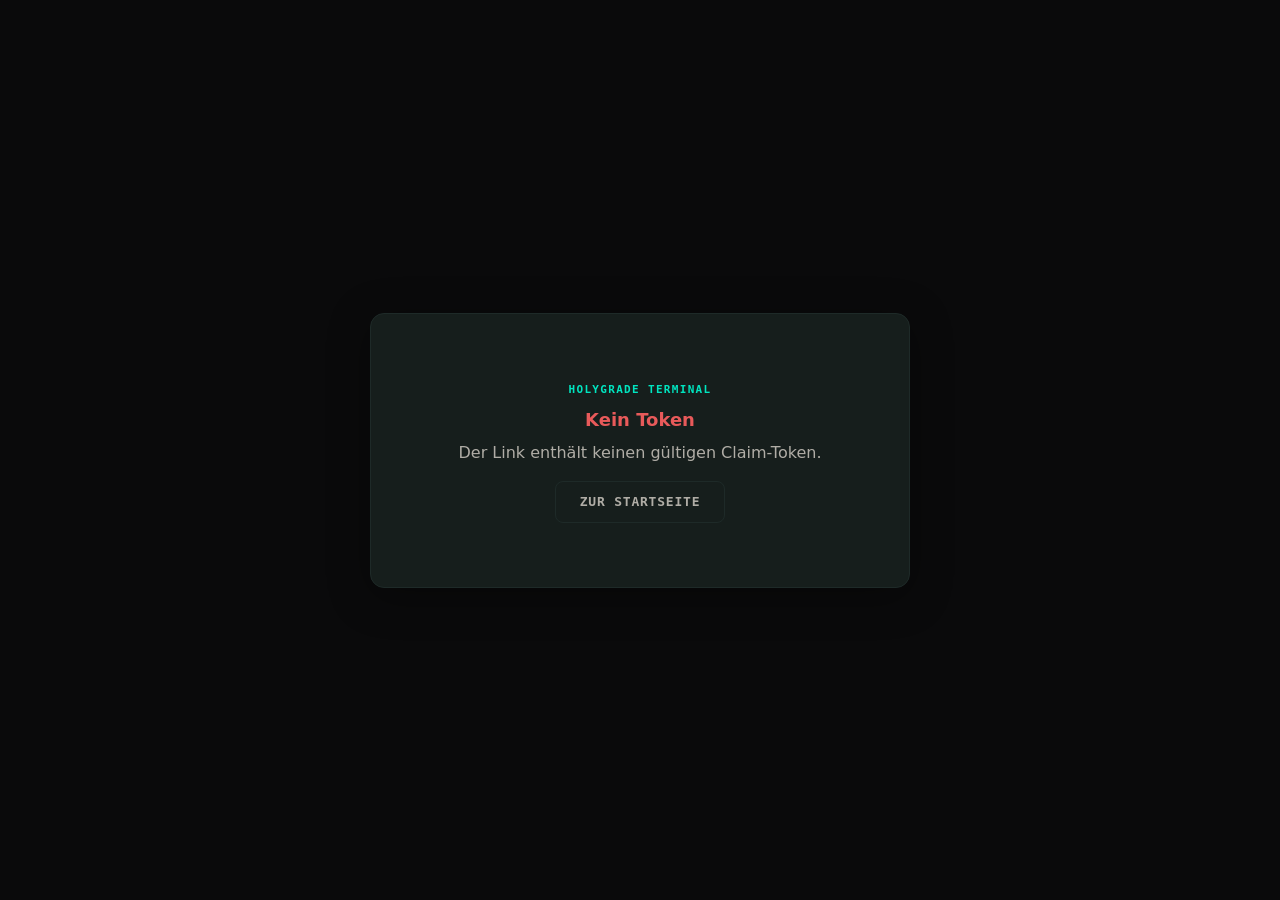
<file: static/claim.html>
<!DOCTYPE html>
<html lang="de">
<head>
  <meta charset="UTF-8" />
  <meta name="viewport" content="width=device-width, initial-scale=1.0" />
  <title>Holygrade — Dein Sealed-Portfolio aktivieren</title>
  <link rel="stylesheet" href="/static/style.css" />
  <style>
    body {
      background: var(--bg, #0f1413);
      color: var(--text, #e8e6e0);
      font-family: 'Inter', system-ui, -apple-system, Segoe UI, Roboto, sans-serif;
      margin: 0; padding: 0;
      min-height: 100vh;
      display: flex; flex-direction: column; align-items: center; justify-content: center;
    }
    .claim-card {
      max-width: 540px;
      width: 100%;
      margin: 24px;
      background: #161e1c;
      border: 1px solid #1e2a28;
      border-radius: 14px;
      padding: 28px 28px 24px 28px;
      box-shadow: 0 8px 40px rgba(0,0,0,0.35);
    }
    .claim-brand {
      font-family: 'JetBrains Mono', ui-monospace, monospace;
      font-size: 11px; font-weight: 700;
      color: #00e5c0;
      letter-spacing: 0.12em;
      text-transform: uppercase;
      margin-bottom: 8px;
    }
    .claim-hero h1 {
      font-size: 22px; font-weight: 600;
      margin: 0 0 6px 0;
      line-height: 1.25;
    }
    .claim-hero p {
      color: #b0ada6;
      margin: 0 0 20px 0;
      font-size: 14px;
    }
    .claim-product {
      display: flex; gap: 16px; align-items: center;
      padding: 14px;
      background: #0f1413;
      border: 1px solid #1e2a28;
      border-radius: 10px;
      margin: 20px 0;
    }
    .claim-product img {
      width: 80px; height: auto;
      border-radius: 4px;
      flex-shrink: 0;
    }
    .claim-product-info {
      flex: 1;
      min-width: 0;
    }
    .claim-product-name {
      font-weight: 600;
      font-size: 14px;
      margin-bottom: 4px;
      overflow: hidden;
      text-overflow: ellipsis;
    }
    .claim-product-meta {
      font-family: 'JetBrains Mono', monospace;
      font-size: 11px;
      color: #4a6660;
      letter-spacing: 0.04em;
    }
    .claim-stats {
      display: grid;
      grid-template-columns: 1fr 1fr;
      gap: 12px;
      margin: 16px 0;
    }
    .claim-stat {
      padding: 12px;
      background: #0f1413;
      border: 1px solid #1e2a28;
      border-radius: 8px;
    }
    .claim-stat-label {
      font-family: 'JetBrains Mono', monospace;
      font-size: 9px;
      color: #4a6660;
      text-transform: uppercase;
      letter-spacing: 0.08em;
      margin-bottom: 4px;
    }
    .claim-stat-value {
      font-family: 'JetBrains Mono', monospace;
      font-size: 18px; font-weight: 700;
      color: #e8e6e0;
    }
    .claim-stat-value--positive { color: #4ade80; }
    .claim-stat-value--negative { color: #e85a5a; }
    .claim-cta {
      display: block;
      width: 100%;
      padding: 14px;
      background: #00e5c0;
      color: #0a0a0b;
      border: none;
      border-radius: 8px;
      font-family: 'JetBrains Mono', monospace;
      font-weight: 700;
      font-size: 13px;
      text-transform: uppercase;
      letter-spacing: 0.06em;
      cursor: pointer;
      text-decoration: none;
      text-align: center;
      transition: background 120ms ease, transform 120ms ease;
    }
    .claim-cta:hover {
      background: #00b89a;
      transform: translateY(-1px);
    }
    .claim-cta--ghost {
      background: transparent;
      color: #b0ada6;
      border: 1px solid #1e2a28;
      margin-top: 10px;
    }
    .claim-cta--ghost:hover {
      background: #1e2a28;
      color: #e8e6e0;
      transform: none;
    }
    .claim-footer {
      margin-top: 22px;
      padding-top: 16px;
      border-top: 1px solid #1e2a28;
      font-size: 12px;
      color: #4a6660;
      text-align: center;
    }
    .claim-loading, .claim-error {
      text-align: center;
      padding: 40px 20px;
      color: #b0ada6;
    }
    .claim-error h2 {
      color: #e85a5a;
      font-size: 18px;
      margin: 0 0 8px 0;
    }
    @media (max-width: 480px) {
      .claim-card { padding: 20px; }
      .claim-stats { grid-template-columns: 1fr; }
      .claim-product { flex-direction: column; align-items: flex-start; }
      .claim-product img { width: 100%; max-width: 160px; }
    }
  </style>
</head>
<body>
  <div class="claim-card" id="claim-card">
    <div class="claim-loading" id="claim-loading">
      <div class="claim-brand">Holygrade Terminal</div>
      <p>Dein Holygrade-Kauf wird geladen…</p>
    </div>
  </div>

  <script>
    // Read ?t=TOKEN from query string
    const urlParams = new URLSearchParams(window.location.search);
    const token = urlParams.get('t') || urlParams.get('token');
    const card = document.getElementById('claim-card');

    function fmtEur(v) {
      if (v == null) return '–';
      try {
        return new Intl.NumberFormat('de-DE', {
          style: 'currency', currency: 'EUR',
          minimumFractionDigits: 2, maximumFractionDigits: 2
        }).format(v);
      } catch (_) {
        return Number(v).toFixed(2) + ' €';
      }
    }

    function escHtml(s) {
      if (s == null) return '';
      return String(s)
        .replace(/&/g, '&amp;').replace(/</g, '&lt;')
        .replace(/>/g, '&gt;').replace(/"/g, '&quot;').replace(/'/g, '&#39;');
    }

    function renderError(title, message) {
      card.innerHTML = `
        <div class="claim-error">
          <div class="claim-brand">Holygrade Terminal</div>
          <h2>${escHtml(title)}</h2>
          <p>${escHtml(message)}</p>
          <a class="claim-cta claim-cta--ghost" href="/" style="display:inline-block;margin-top:16px;width:auto;padding:10px 24px;">Zur Startseite</a>
        </div>`;
    }

    function getAuthToken() {
      try { return localStorage.getItem('token'); } catch (_) { return null; }
    }

    async function loadClaim() {
      if (!token) {
        renderError('Kein Token', 'Der Link enthält keinen gültigen Claim-Token.');
        return;
      }

      try {
        const resp = await fetch('/api/shopify/claim/' + encodeURIComponent(token));
        if (resp.status === 404) {
          renderError('Token nicht gefunden', 'Dieser Claim-Link ist abgelaufen oder ungültig. Wenn du gerade gekauft hast, prüfe bitte deine neueste Bestätigungsmail.');
          return;
        }
        if (!resp.ok) {
          renderError('Server-Fehler', 'Bitte versuch es in einem Moment nochmal. Code: ' + resp.status);
          return;
        }
        const data = await resp.json();
        renderClaim(data);
      } catch (err) {
        renderError('Verbindung fehlgeschlagen', 'Bitte prüfe deine Internet-Verbindung.');
      }
    }

    function renderClaim(data) {
      const first = (data.customer && data.customer.first_name) || 'Hi';
      const product = data.product || {};
      const market = data.market || {};
      const qty = product.quantity || 1;
      const paid = product.total_paid_eur;
      const cmTrend = market.cm_trend_eur;
      const cmCur = (cmTrend != null) ? cmTrend * qty : null;
      const pl = market.pl_eur;
      const plCls = (pl == null) ? '' : (pl >= 0 ? 'claim-stat-value--positive' : 'claim-stat-value--negative');
      const plPrefix = (pl != null && pl > 0) ? '+' : '';

      const isLoggedIn = !!getAuthToken();
      const claimedAlready = !!data.claimed && !!data.user_id;

      let ctaHtml = '';
      if (claimedAlready && isLoggedIn) {
        ctaHtml = `
          <a class="claim-cta" href="/?tab=portfolio">Im Portfolio ansehen →</a>
          <p style="font-size:11px;color:#4a6660;margin:8px 0 0 0;text-align:center;">Bereits in deinem Portfolio aktiv.</p>`;
      } else if (claimedAlready && !isLoggedIn) {
        ctaHtml = `
          <a class="claim-cta" href="/login.html?next=${encodeURIComponent('/claim.html?t=' + token)}">Einloggen → Portfolio</a>
          <p style="font-size:11px;color:#4a6660;margin:8px 0 0 0;text-align:center;">Dieser Kauf ist bereits an einen Account gebunden.</p>`;
      } else if (isLoggedIn) {
        ctaHtml = `
          <button class="claim-cta" id="claim-btn">Box meinem Portfolio hinzufügen →</button>
          <p style="font-size:11px;color:#4a6660;margin:8px 0 0 0;text-align:center;">Free-Sealed-Portfolio. Kein Abo, keine Kreditkarte.</p>`;
      } else {
        ctaHtml = `
          <a class="claim-cta" href="/login.html?next=${encodeURIComponent('/claim.html?t=' + token)}">Einloggen oder Account anlegen</a>
          <p style="font-size:11px;color:#4a6660;margin:8px 0 0 0;text-align:center;">Dein Portfolio bleibt kostenlos. Kein Abo, keine Kreditkarte.</p>`;
      }

      card.innerHTML = `
        <div class="claim-brand">Holygrade Terminal</div>
        <div class="claim-hero">
          <h1>Hi ${escHtml(first)}! Dein Sealed wartet im Terminal.</h1>
          <p>Du hast ${qty}× <strong>${escHtml(product.name || product.set_code || 'Sealed Box')}</strong> bei Holygrade gekauft. Verfolge den Marktwert ab heute kostenlos.</p>
        </div>

        <div class="claim-product">
          ${product.image_url ? `<img src="${escHtml(product.image_url)}" alt="${escHtml(product.name || '')}" />` : ''}
          <div class="claim-product-info">
            <div class="claim-product-name">${escHtml(product.name || product.set_code || '–')}</div>
            <div class="claim-product-meta">${escHtml(product.set_code || '')} · ${escHtml(product.language || '')} · ${escHtml((product.product_type || '').toUpperCase())}</div>
          </div>
        </div>

        <div class="claim-stats">
          <div class="claim-stat">
            <div class="claim-stat-label">Bezahlt (gesamt)</div>
            <div class="claim-stat-value">${escHtml(fmtEur(paid))}</div>
          </div>
          <div class="claim-stat">
            <div class="claim-stat-label">Marktpreis heute</div>
            <div class="claim-stat-value">${escHtml(fmtEur(cmCur))}</div>
          </div>
          <div class="claim-stat">
            <div class="claim-stat-label">P&L absolut</div>
            <div class="claim-stat-value ${plCls}">${pl != null ? plPrefix + escHtml(fmtEur(pl)) : '–'}</div>
          </div>
          <div class="claim-stat">
            <div class="claim-stat-label">Pro Box (Trend)</div>
            <div class="claim-stat-value">${escHtml(fmtEur(cmTrend))}</div>
          </div>
        </div>

        ${ctaHtml}

        <div class="claim-footer">
          Marktdaten. Updates täglich. <br/>
          Dein Free-Sealed-Portfolio bleibt kostenlos — kein Abo, keine Kreditkarte.
        </div>
      `;

      const btn = document.getElementById('claim-btn');
      if (btn) {
        btn.addEventListener('click', async () => {
          btn.disabled = true;
          btn.textContent = 'Wird gespeichert…';
          try {
            const resp = await fetch('/api/shopify/claim/' + encodeURIComponent(token), {
              method: 'POST',
              headers: {
                'Authorization': 'Bearer ' + getAuthToken(),
                'Content-Type': 'application/json',
              },
            });
            if (resp.ok) {
              const result = await resp.json();
              window.location.href = result.redirect || '/?tab=portfolio';
            } else {
              const errBody = await resp.json().catch(() => ({}));
              btn.disabled = false;
              btn.textContent = 'Erneut versuchen';
              alert((errBody.detail && errBody.detail.message) || 'Fehler beim Verknüpfen.');
            }
          } catch (e) {
            btn.disabled = false;
            btn.textContent = 'Erneut versuchen';
            alert('Netzwerk-Fehler. Bitte erneut versuchen.');
          }
        });
      }
    }

    loadClaim();
  </script>
</body>
</html>
</file>
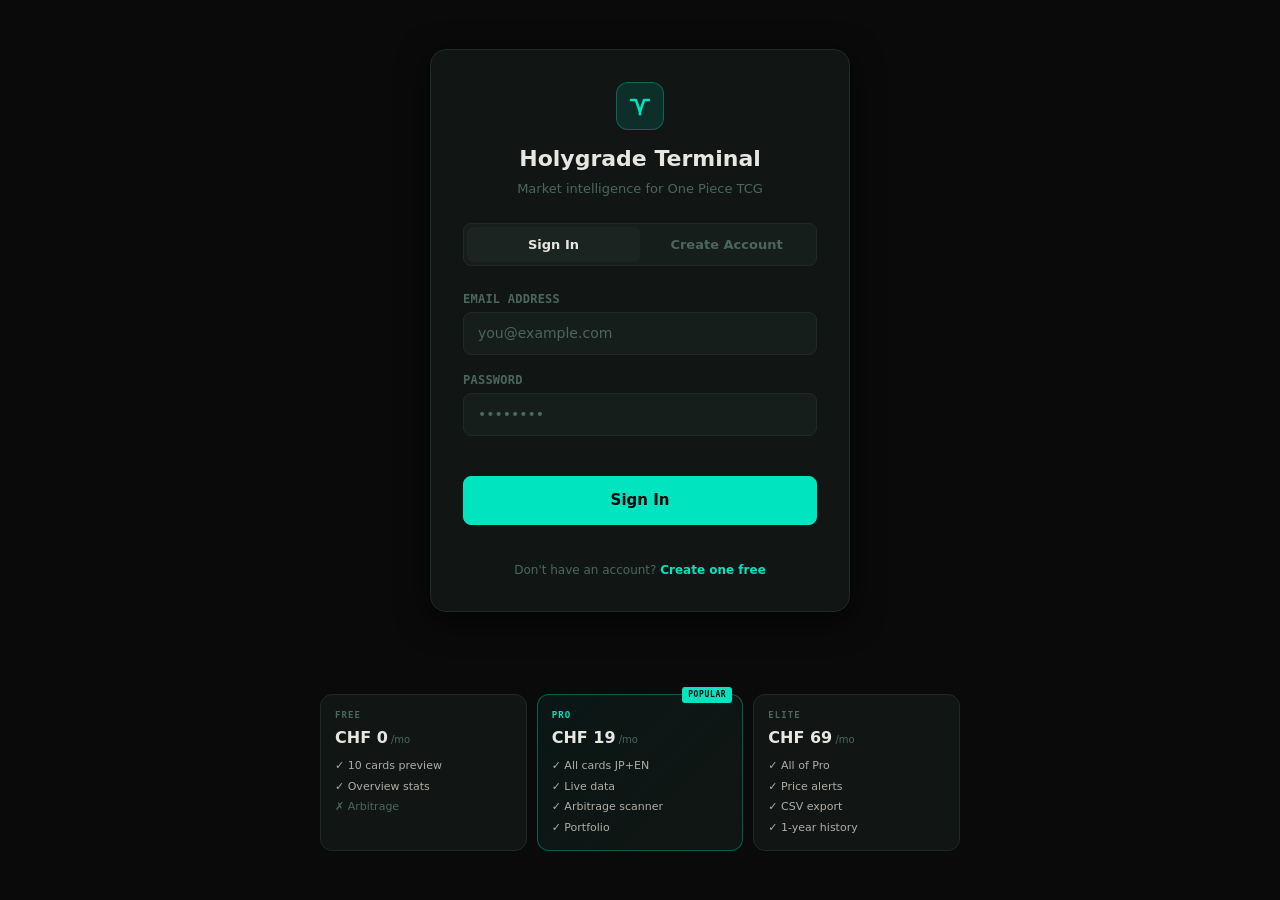
<file: static/login.html>
<!DOCTYPE html>
<html lang="en">
<head>
  <meta charset="UTF-8" />
  <meta name="viewport" content="width=device-width, initial-scale=1.0" />
  <title>Sign In — Holygrade Terminal</title>
  <link rel="stylesheet" href="style.css" />
  <link rel="icon" type="image/svg+xml" href="data:image/svg+xml,%3Csvg xmlns='http://www.w3.org/2000/svg' viewBox='0 0 32 32'%3E%3Crect width='32' height='32' rx='6' fill='%230a0a0b'/%3E%3Cpath d='M8 10h6l4 12 4-12h6' stroke='%2300e5c0' stroke-width='2.5' fill='none' stroke-linecap='round' stroke-linejoin='round'/%3E%3C/svg%3E" />
</head>
<body id="auth-page">
  <div class="auth-root">
    <div class="auth-card">

      <!-- Logo -->
      <div class="auth-logo">
        <div class="auth-logo-mark">
          <svg width="28" height="28" viewBox="0 0 28 28" fill="none" aria-label="Holygrade Terminal">
            <path d="M5 8h5l4 12 4-12h5" stroke="#00e5c0" stroke-width="2.5" stroke-linecap="round" stroke-linejoin="round"/>
            <circle cx="14" cy="22" r="1.5" fill="#00e5c0"/>
          </svg>
        </div>
        <h1 class="auth-title">Holygrade Terminal</h1>
        <p class="auth-sub">Market intelligence for One Piece TCG</p>
      </div>

      <!-- Tabs -->
      <div class="auth-tabs">
        <button class="auth-tab active" id="tab-login">Sign In</button>
        <button class="auth-tab" id="tab-register">Create Account</button>
      </div>

      <!-- Login Form -->
      <form class="auth-form" id="form-login" autocomplete="on" novalidate>
        <div class="form-group">
          <label class="form-label" for="login-email">Email address</label>
          <input
            class="form-input"
            type="email"
            id="login-email"
            name="email"
            placeholder="you@example.com"
            autocomplete="email"
            required
          />
        </div>

        <div class="form-group">
          <label class="form-label" for="login-password">Password</label>
          <input
            class="form-input"
            type="password"
            id="login-password"
            name="password"
            placeholder="••••••••"
            autocomplete="current-password"
            required
          />
        </div>

        <p class="form-error" id="login-error" aria-live="polite"></p>

        <button class="btn btn-primary btn-lg" type="submit" style="width:100%; margin-top: 4px;">
          Sign In
        </button>

        <p class="auth-footer">
          Don't have an account?
          <a class="auth-link" href="#" id="link-to-register">Create one free</a>
        </p>
      </form>

      <!-- Register Form -->
      <form class="auth-form hidden" id="form-register" autocomplete="on" novalidate>
        <div class="form-group">
          <label class="form-label" for="reg-email">Email address</label>
          <input
            class="form-input"
            type="email"
            id="reg-email"
            name="email"
            placeholder="you@example.com"
            autocomplete="email"
            required
          />
        </div>

        <div class="form-group">
          <label class="form-label" for="reg-password">Password</label>
          <input
            class="form-input"
            type="password"
            id="reg-password"
            name="password"
            placeholder="Min. 8 characters"
            autocomplete="new-password"
            required
          />
        </div>

        <div class="form-group">
          <label class="form-label" for="reg-confirm">Confirm password</label>
          <input
            class="form-input"
            type="password"
            id="reg-confirm"
            name="confirm"
            placeholder="Repeat password"
            autocomplete="new-password"
            required
          />
        </div>

        <p class="form-error" id="register-error" aria-live="polite"></p>

        <button class="btn btn-primary btn-lg" type="submit" style="width:100%; margin-top: 4px;">
          Create Account
        </button>

        <p class="auth-footer">
          Already have an account?
          <a class="auth-link" href="#" id="link-to-login">Sign in</a>
        </p>
      </form>

    </div>

    <!-- Tier comparison teaser -->
    <div style="margin-top: 32px; max-width: 640px; width: 100%;">
      <div style="display: grid; grid-template-columns: repeat(3, 1fr); gap: 10px;">
        <div style="background: var(--surface); border: 1px solid var(--border); border-radius: var(--r-lg); padding: 14px;">
          <div style="font-family: var(--font-mono); font-size: 9px; font-weight: 700; letter-spacing: 0.12em; text-transform: uppercase; color: var(--muted); margin-bottom: 4px;">Free</div>
          <div style="font-size: 16px; font-weight: 700; margin-bottom: 8px;">CHF 0<span style="font-size:10px;color:var(--muted);font-weight:400;"> /mo</span></div>
          <div style="font-size: 11px; color: var(--text-2); display: flex; flex-direction: column; gap: 4px;">
            <div>✓ 10 cards preview</div>
            <div>✓ Overview stats</div>
            <div style="color: var(--muted);">✗ Arbitrage</div>
          </div>
        </div>
        <div style="border: 1px solid rgba(0,229,192,0.35); border-radius: var(--r-lg); padding: 14px; background: linear-gradient(135deg, rgba(0,229,192,0.06), var(--surface)); position: relative;">
          <div style="position:absolute;top:-8px;right:10px;background:var(--accent);color:#0a0a0b;font-family:var(--font-mono);font-size:8px;font-weight:700;letter-spacing:0.08em;padding:2px 6px;border-radius:3px;">POPULAR</div>
          <div style="font-family: var(--font-mono); font-size: 9px; font-weight: 700; letter-spacing: 0.12em; text-transform: uppercase; color: var(--accent); margin-bottom: 4px;">Pro</div>
          <div style="font-size: 16px; font-weight: 700; margin-bottom: 8px;">CHF 19<span style="font-size:10px;color:var(--muted);font-weight:400;"> /mo</span></div>
          <div style="font-size: 11px; color: var(--text-2); display: flex; flex-direction: column; gap: 4px;">
            <div>✓ All cards JP+EN</div>
            <div>✓ Live data</div>
            <div>✓ Arbitrage scanner</div>
            <div>✓ Portfolio</div>
          </div>
        </div>
        <div style="background: var(--surface); border: 1px solid var(--border); border-radius: var(--r-lg); padding: 14px;">
          <div style="font-family: var(--font-mono); font-size: 9px; font-weight: 700; letter-spacing: 0.12em; text-transform: uppercase; color: var(--muted); margin-bottom: 4px;">Elite</div>
          <div style="font-size: 16px; font-weight: 700; margin-bottom: 8px;">CHF 69<span style="font-size:10px;color:var(--muted);font-weight:400;"> /mo</span></div>
          <div style="font-size: 11px; color: var(--text-2); display: flex; flex-direction: column; gap: 4px;">
            <div>✓ All of Pro</div>
            <div>✓ Price alerts</div>
            <div>✓ CSV export</div>
            <div>✓ 1-year history</div>
          </div>
        </div>
      </div>
    </div>
  </div>

  <script src="auth.js"></script>
  <script>
    // Cross-link tab buttons
    document.getElementById('link-to-register')?.addEventListener('click', (e) => {
      e.preventDefault();
      document.getElementById('tab-register').click();
    });
    document.getElementById('link-to-login')?.addEventListener('click', (e) => {
      e.preventDefault();
      document.getElementById('tab-login').click();
    });
  </script>
</body>
</html>
</file>
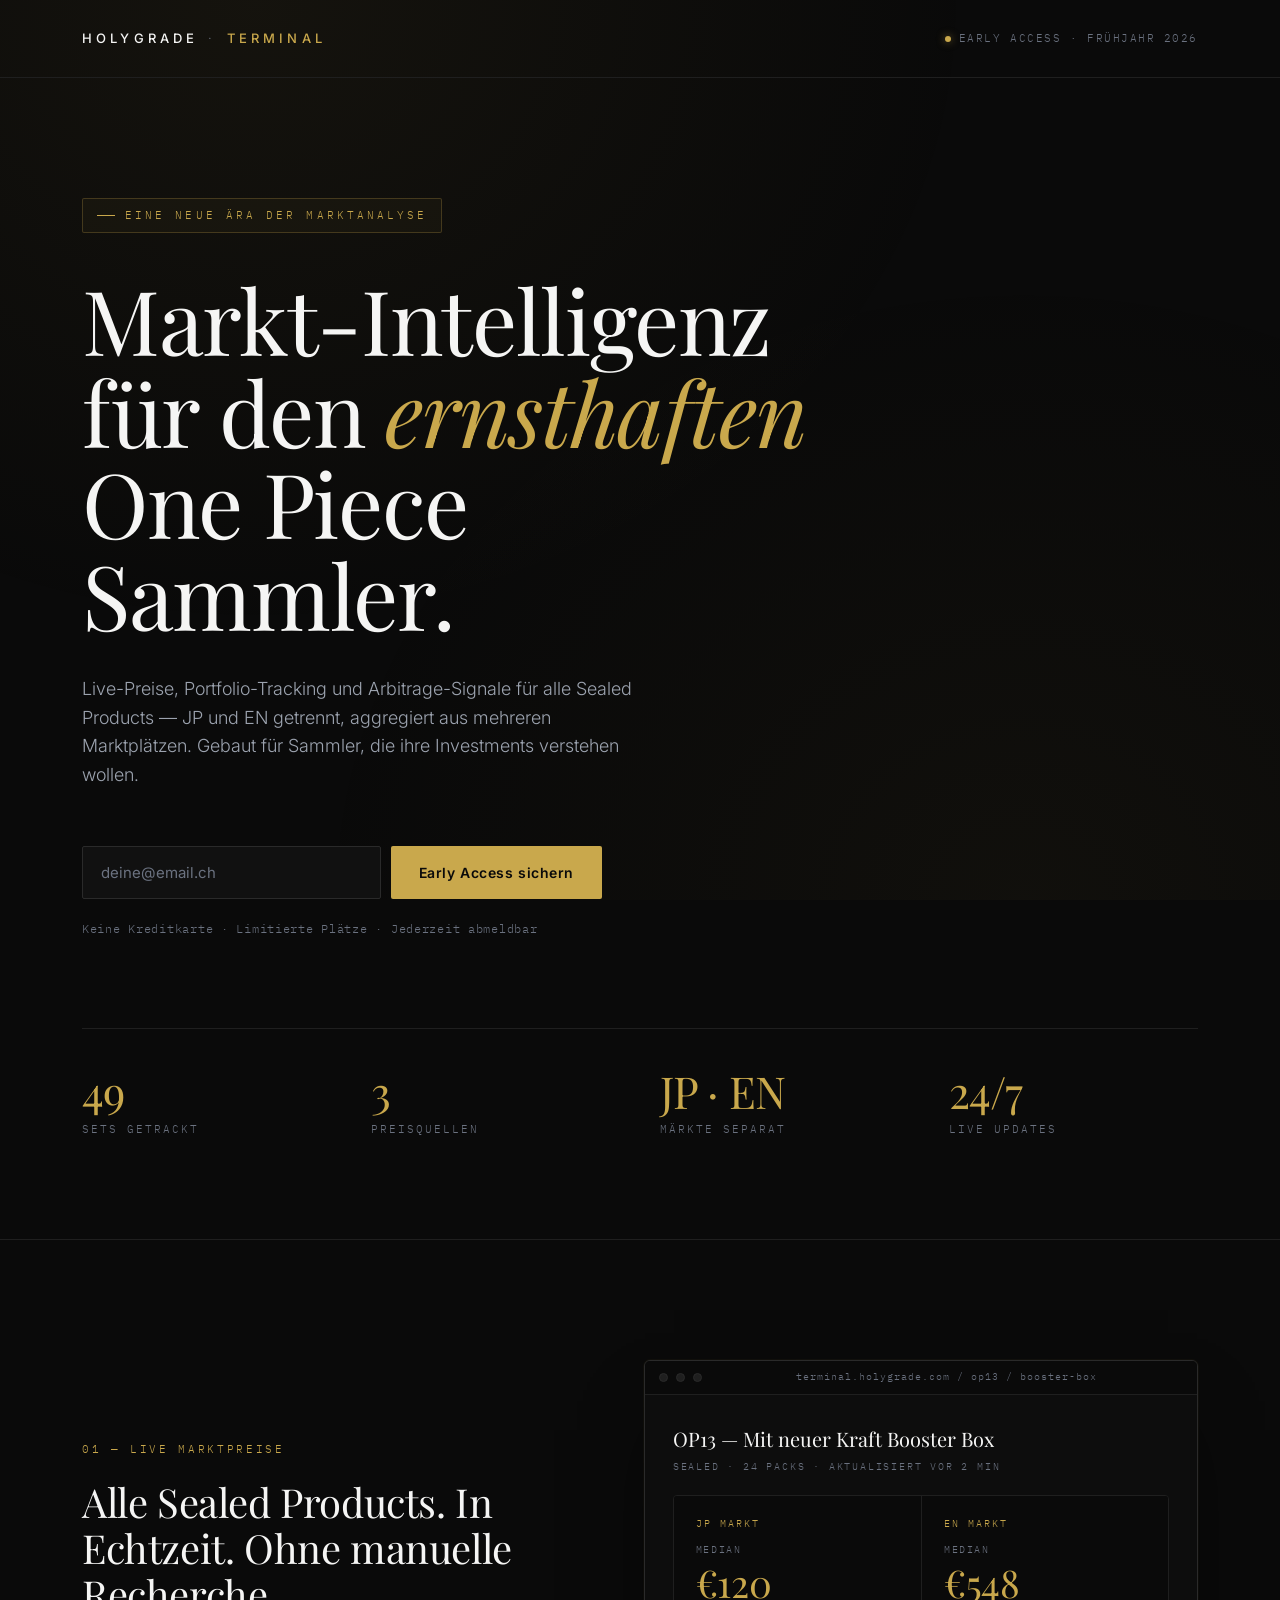
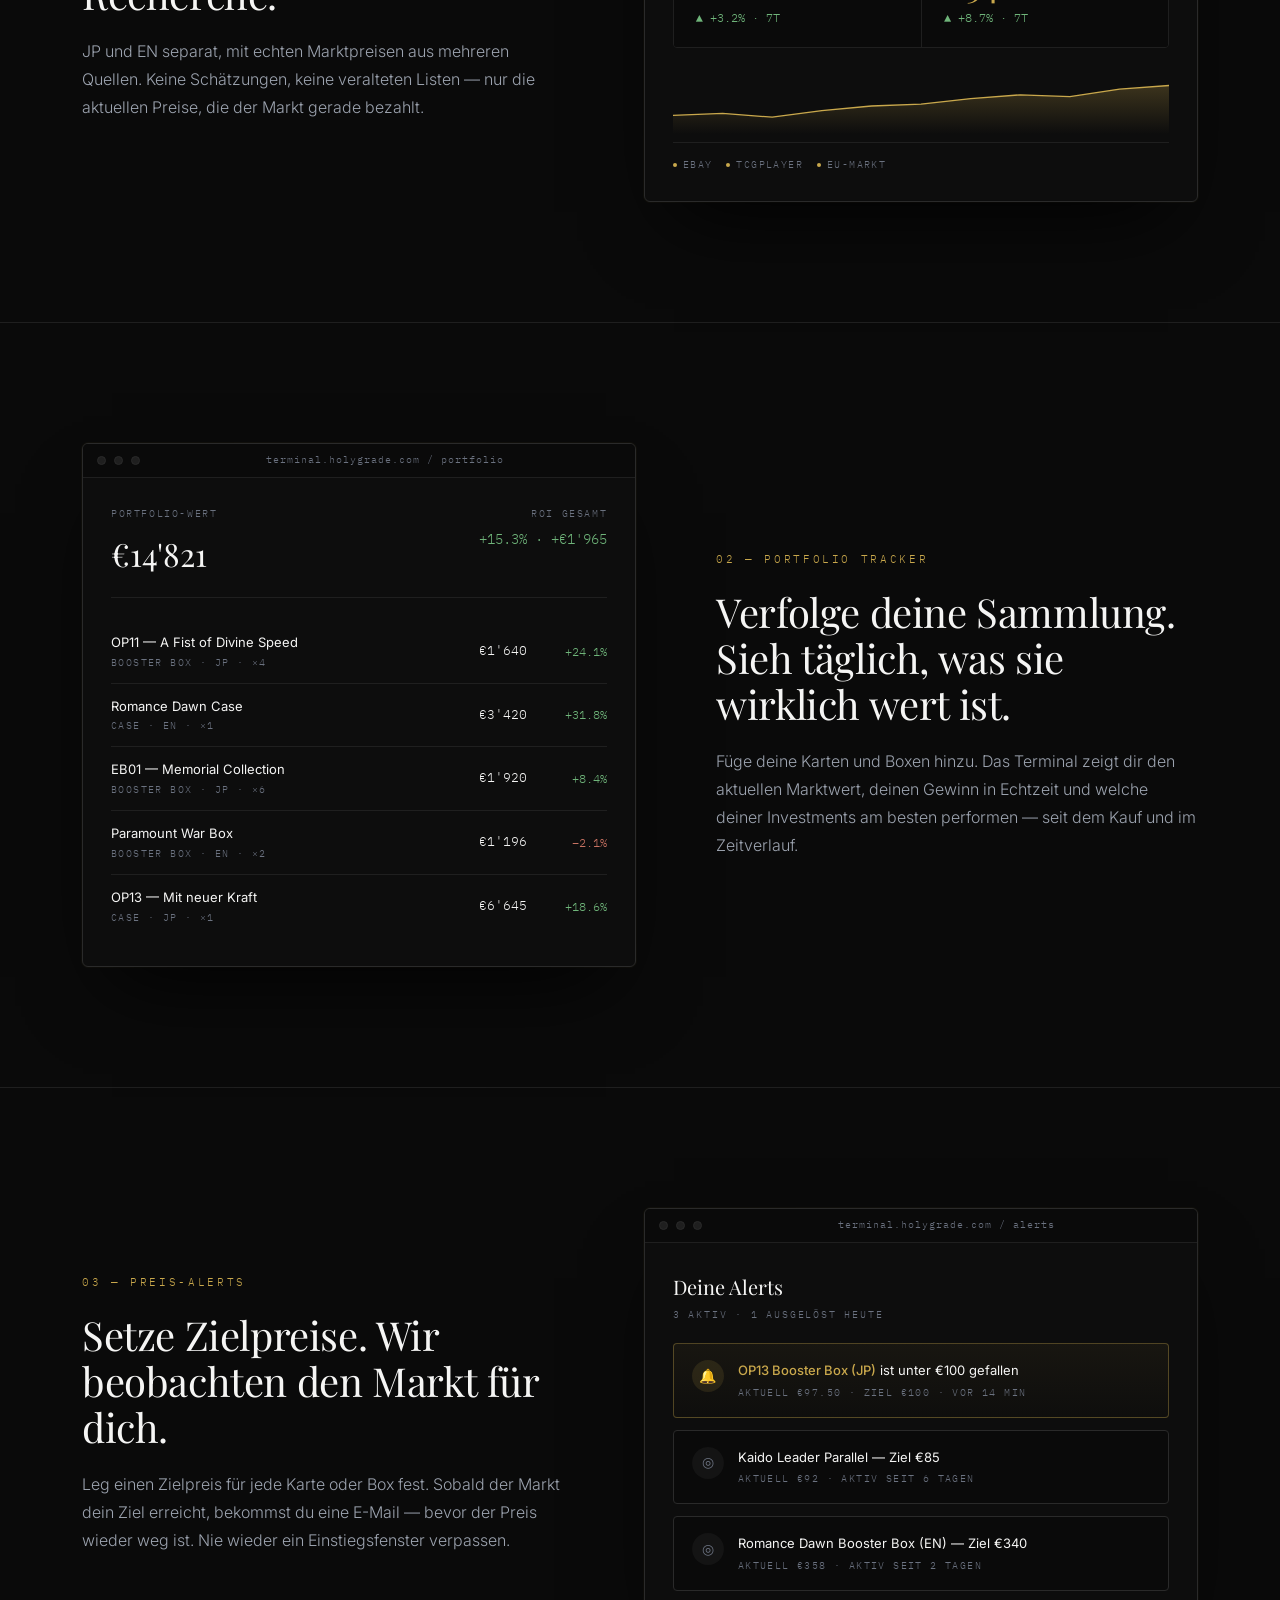
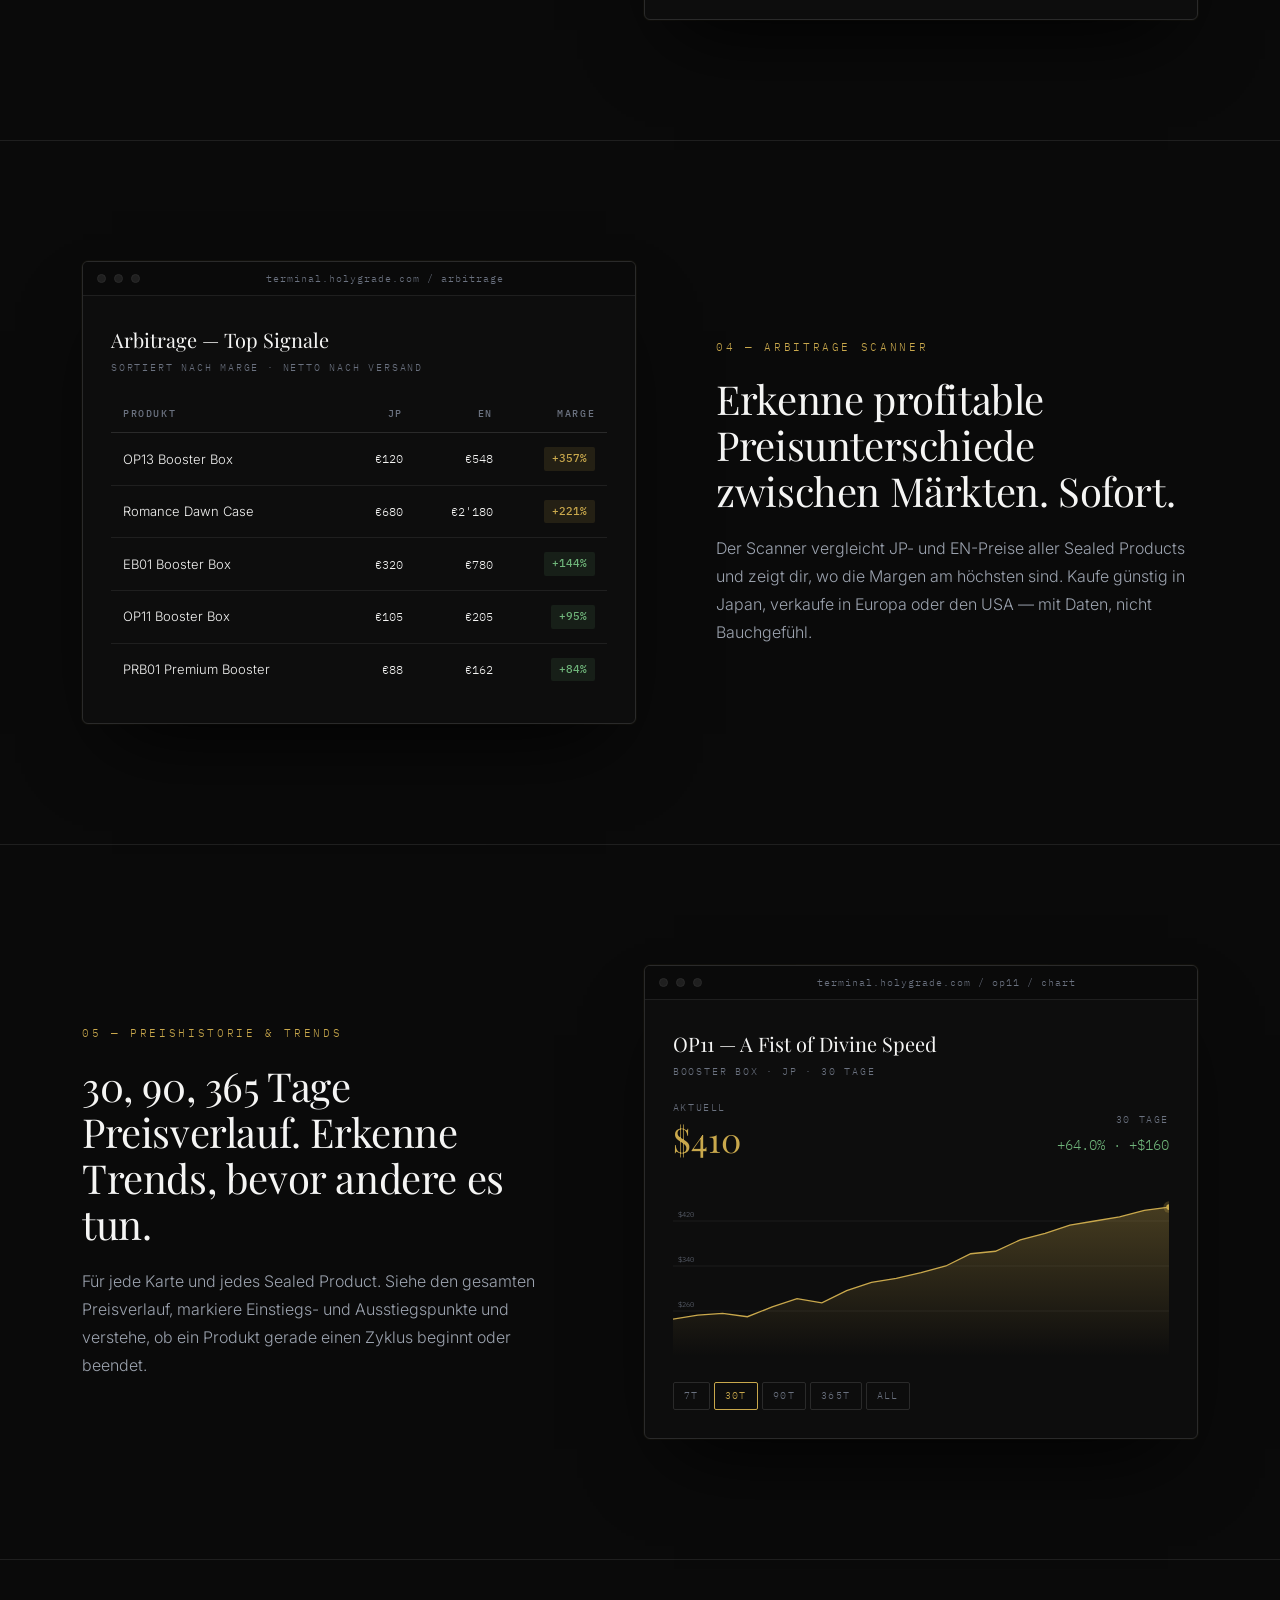
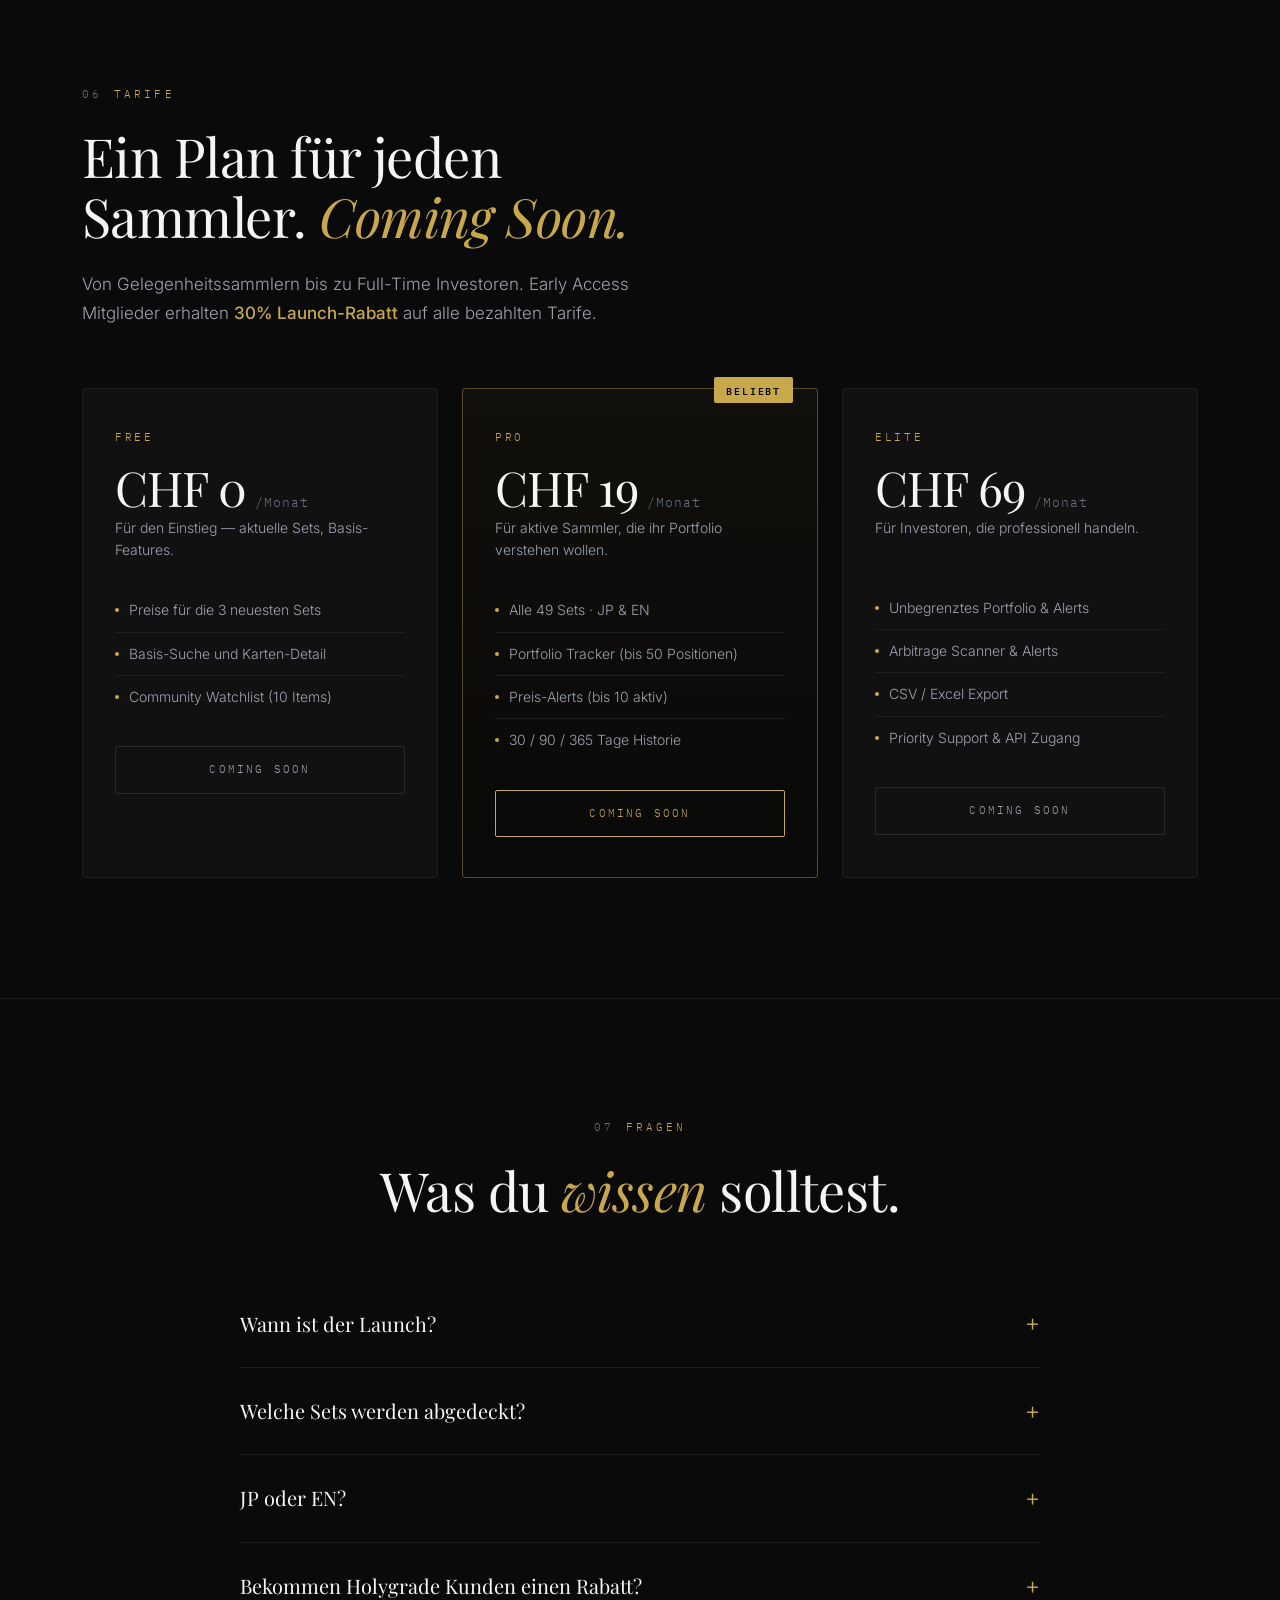
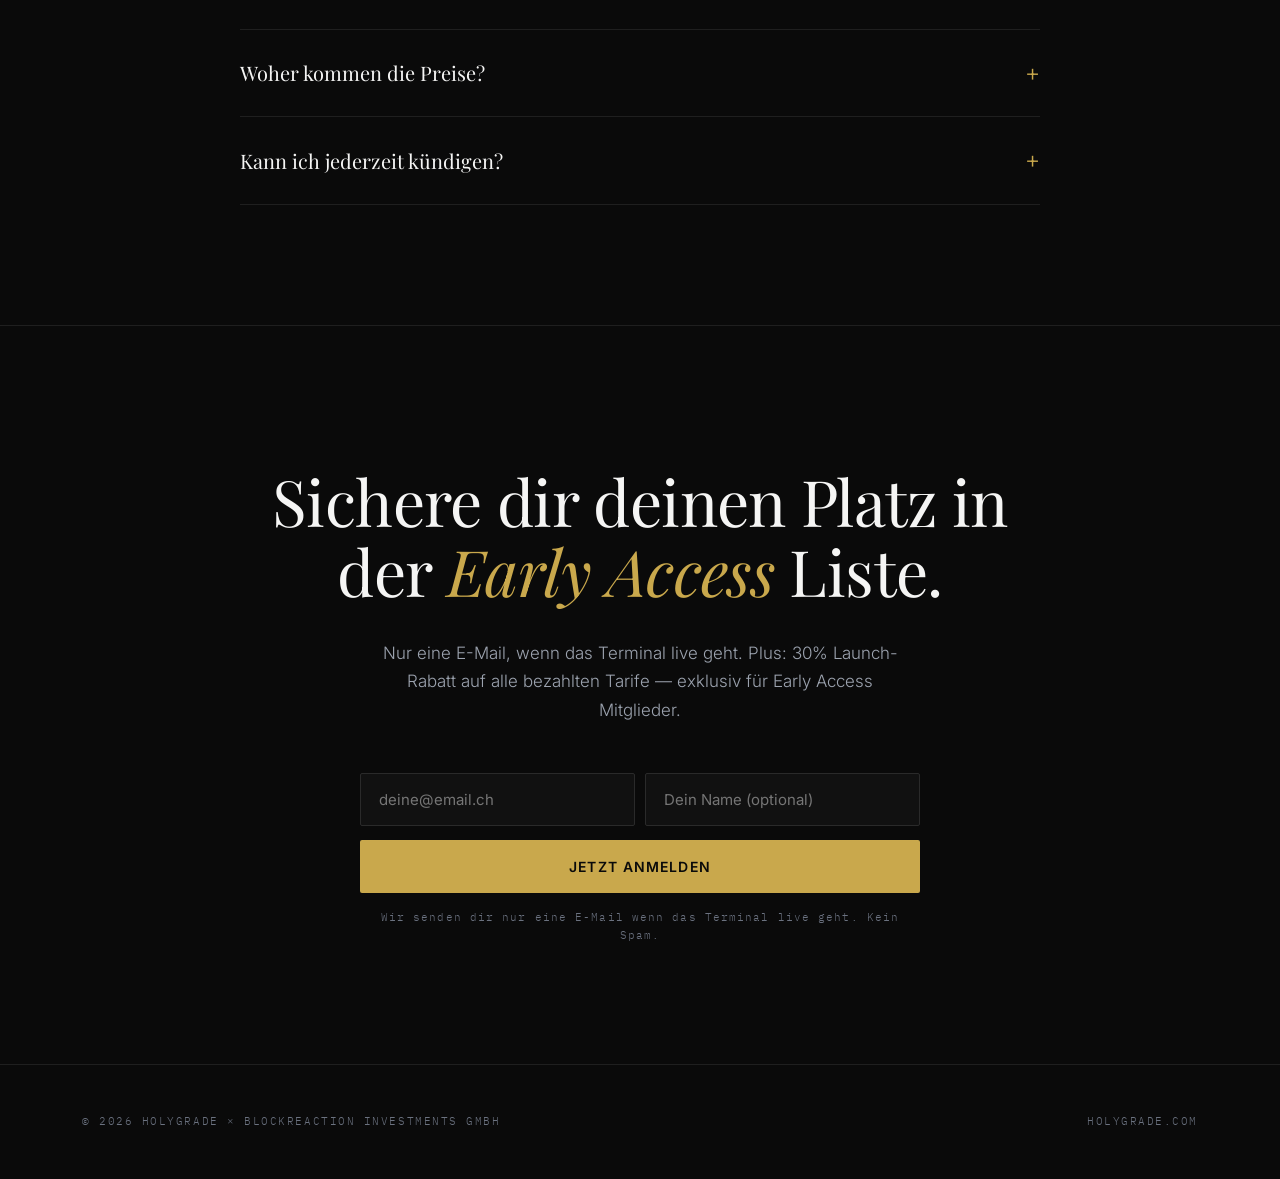
<file: static/teaser.html>
<!DOCTYPE html>
<html lang="de">
<head>
<meta charset="UTF-8">
<meta name="viewport" content="width=device-width, initial-scale=1.0">
<title>Holygrade Terminal — Markt-Intelligenz für Sammler</title>
<meta name="description" content="Live-Marktpreise, Portfolio-Tracker, Arbitrage-Scanner und Preis-Alerts für One Piece TCG Sealed Products. Early Access Frühjahr 2026.">

<!-- Open Graph -->
<meta property="og:type" content="website">
<meta property="og:title" content="Holygrade Terminal — Markt-Intelligenz für den ernsthaften Sammler">
<meta property="og:description" content="Live-Preise, Portfolio-Tracker und Arbitrage-Scanner für One Piece TCG. Early Access Frühjahr 2026.">
<meta property="og:url" content="https://terminal.holygrade.com/teaser">
<meta property="og:site_name" content="Holygrade Terminal">

<!-- Twitter -->
<meta name="twitter:card" content="summary_large_image">
<meta name="twitter:title" content="Holygrade Terminal — Market Intelligence">
<meta name="twitter:description" content="Markt-Intelligenz für den ernsthaften One Piece Sammler.">

<!-- Fonts -->
<link rel="preconnect" href="https://fonts.googleapis.com">
<link rel="preconnect" href="https://fonts.gstatic.com" crossorigin>
<link href="https://fonts.googleapis.com/css2?family=Playfair+Display:ital,wght@0,400;0,500;0,600;0,700;1,400&family=Inter:wght@300;400;500;600;700&family=IBM+Plex+Mono:wght@400;500;600&display=swap" rel="stylesheet">

<style>
  :root{
    --bg: #0a0a0a;
    --bg-2: #111111;
    --bg-3: #161616;
    --line: #1f1f1f;
    --line-2: #2a2a2a;
    --text: #f5f5f4;
    --muted: #9ca3af;
    --muted-2: #6b7280;
    --gold: #c9a84c;
    --gold-bright: #d4af37;
    --gold-dim: #8a7434;
    --green: #6fb57a;
    --red: #c87262;
    --serif: 'Playfair Display', 'Cormorant Garamond', Georgia, serif;
    --sans: 'Inter', -apple-system, BlinkMacSystemFont, 'Segoe UI', sans-serif;
    --mono: 'IBM Plex Mono', 'SF Mono', Menlo, monospace;
  }

  *{ box-sizing: border-box; margin: 0; padding: 0; }
  html{ scroll-behavior: smooth; }
  body{
    background: var(--bg);
    color: var(--text);
    font-family: var(--sans);
    font-weight: 300;
    line-height: 1.6;
    -webkit-font-smoothing: antialiased;
    -moz-osx-font-smoothing: grayscale;
    overflow-x: hidden;
  }

  /* Subtle gold grain texture on background */
  body::before{
    content: "";
    position: fixed;
    inset: 0;
    background:
      radial-gradient(ellipse at 20% 0%, rgba(201,168,76,0.06) 0%, transparent 50%),
      radial-gradient(ellipse at 80% 100%, rgba(201,168,76,0.04) 0%, transparent 50%);
    pointer-events: none;
    z-index: 0;
  }

  a{ color: inherit; text-decoration: none; }

  .container{
    max-width: 1180px;
    margin: 0 auto;
    padding: 0 32px;
    position: relative;
    z-index: 1;
  }

  /* ===== Top Bar ===== */
  .topbar{
    padding: 28px 0;
    border-bottom: 1px solid var(--line);
    position: relative;
    z-index: 10;
  }
  .topbar-inner{
    display: flex;
    align-items: center;
    justify-content: space-between;
    gap: 24px;
  }
  .wordmark{
    font-family: var(--sans);
    font-weight: 500;
    font-size: 13px;
    letter-spacing: 0.32em;
    color: var(--text);
  }
  .wordmark .cross{
    color: var(--muted-2);
    margin: 0 10px;
    font-weight: 300;
  }
  .wordmark .terminal{
    color: var(--gold);
  }
  .topbar-meta{
    font-family: var(--mono);
    font-size: 11px;
    letter-spacing: 0.14em;
    color: var(--muted-2);
    text-transform: uppercase;
  }
  .topbar-meta .dot{
    display: inline-block;
    width: 6px; height: 6px;
    border-radius: 50%;
    background: var(--gold);
    margin-right: 8px;
    vertical-align: middle;
    box-shadow: 0 0 8px rgba(201,168,76,0.6);
    animation: pulse 2s infinite;
  }
  @keyframes pulse{
    0%,100%{ opacity: 1; }
    50%{ opacity: 0.45; }
  }

  /* ===== Hero ===== */
  .hero{
    padding: 120px 0 100px;
    position: relative;
  }
  .hero-eyebrow{
    display: inline-flex;
    align-items: center;
    gap: 10px;
    font-family: var(--mono);
    font-size: 11px;
    letter-spacing: 0.28em;
    text-transform: uppercase;
    color: var(--gold);
    padding: 8px 14px;
    border: 1px solid rgba(201,168,76,0.25);
    border-radius: 2px;
    margin-bottom: 40px;
    background: rgba(201,168,76,0.04);
  }
  .hero-eyebrow::before{
    content: "";
    display: block;
    width: 18px;
    height: 1px;
    background: var(--gold);
  }
  .hero h1{
    font-family: var(--serif);
    font-weight: 400;
    font-size: clamp(44px, 7vw, 92px);
    line-height: 1.02;
    letter-spacing: -0.015em;
    color: var(--text);
    max-width: 14ch;
    margin-bottom: 36px;
  }
  .hero h1 em{
    font-style: italic;
    color: var(--gold);
    font-weight: 400;
  }
  .hero-sub{
    font-size: 18px;
    font-weight: 300;
    line-height: 1.6;
    color: var(--muted);
    max-width: 580px;
    margin-bottom: 56px;
  }

  /* Signup form — hero */
  .signup{
    display: flex;
    gap: 10px;
    max-width: 520px;
    margin-bottom: 20px;
    flex-wrap: wrap;
  }
  .signup input[type="email"]{
    flex: 1 1 260px;
    min-width: 0;
    background: var(--bg-2);
    border: 1px solid var(--line-2);
    color: var(--text);
    padding: 16px 18px;
    font-family: var(--sans);
    font-size: 15px;
    font-weight: 400;
    border-radius: 2px;
    transition: border-color 0.2s, background 0.2s;
  }
  .signup input[type="email"]:focus{
    outline: none;
    border-color: var(--gold);
    background: #141414;
  }
  .signup input[type="email"]::placeholder{
    color: var(--muted-2);
  }
  .signup button{
    background: var(--gold);
    color: #0a0a0a;
    border: none;
    padding: 16px 28px;
    font-family: var(--sans);
    font-size: 14px;
    font-weight: 600;
    letter-spacing: 0.04em;
    border-radius: 2px;
    cursor: pointer;
    transition: background 0.2s, transform 0.1s;
    white-space: nowrap;
  }
  .signup button:hover{
    background: var(--gold-bright);
  }
  .signup button:active{
    transform: translateY(1px);
  }
  .signup-note{
    font-size: 12px;
    color: var(--muted-2);
    font-family: var(--mono);
    letter-spacing: 0.06em;
  }

  /* Hero stats row */
  .hero-stats{
    margin-top: 90px;
    display: grid;
    grid-template-columns: repeat(auto-fit, minmax(180px, 1fr));
    gap: 40px;
    padding-top: 40px;
    border-top: 1px solid var(--line);
  }
  .hero-stat .num{
    font-family: var(--serif);
    font-size: 44px;
    font-weight: 400;
    color: var(--gold);
    letter-spacing: -0.02em;
    line-height: 1;
    margin-bottom: 8px;
  }
  .hero-stat .lbl{
    font-family: var(--mono);
    font-size: 11px;
    color: var(--muted-2);
    letter-spacing: 0.18em;
    text-transform: uppercase;
  }

  /* ===== Section framing ===== */
  .section{
    padding: 120px 0;
    border-top: 1px solid var(--line);
    position: relative;
  }
  .section-label{
    display: inline-block;
    font-family: var(--mono);
    font-size: 11px;
    letter-spacing: 0.28em;
    text-transform: uppercase;
    color: var(--gold);
    margin-bottom: 24px;
  }
  .section-label .num{
    color: var(--muted-2);
    margin-right: 12px;
  }
  .section h2{
    font-family: var(--serif);
    font-weight: 400;
    font-size: clamp(32px, 4.5vw, 54px);
    line-height: 1.1;
    letter-spacing: -0.01em;
    max-width: 20ch;
    margin-bottom: 24px;
  }
  .section h2 em{
    font-style: italic;
    color: var(--gold);
  }
  .section-lead{
    font-size: 17px;
    color: var(--muted);
    max-width: 620px;
    margin-bottom: 60px;
    line-height: 1.7;
  }

  /* ===== Feature blocks ===== */
  .feature{
    display: grid;
    grid-template-columns: 1fr 1.15fr;
    gap: 80px;
    align-items: center;
  }
  .feature.reverse{
    grid-template-columns: 1.15fr 1fr;
  }
  .feature.reverse .feature-text{ order: 2; }
  .feature.reverse .feature-mock{ order: 1; }

  .feature-text .eyebrow{
    font-family: var(--mono);
    font-size: 11px;
    letter-spacing: 0.24em;
    text-transform: uppercase;
    color: var(--gold);
    margin-bottom: 20px;
  }
  .feature-text h3{
    font-family: var(--serif);
    font-weight: 400;
    font-size: clamp(28px, 3.4vw, 40px);
    line-height: 1.15;
    letter-spacing: -0.01em;
    margin-bottom: 20px;
  }
  .feature-text p{
    font-size: 16px;
    color: var(--muted);
    line-height: 1.75;
    max-width: 48ch;
  }

  /* ===== Mockups (common chrome) ===== */
  .mock{
    background: #0d0d0d;
    border: 1px solid var(--line-2);
    border-radius: 6px;
    overflow: hidden;
    box-shadow:
      0 40px 80px -30px rgba(0,0,0,0.9),
      0 0 0 1px rgba(201,168,76,0.04),
      inset 0 1px 0 rgba(255,255,255,0.02);
    position: relative;
  }
  .mock-chrome{
    height: 34px;
    background: #0a0a0a;
    border-bottom: 1px solid var(--line);
    display: flex;
    align-items: center;
    padding: 0 14px;
    gap: 8px;
  }
  .mock-chrome .dot{
    width: 9px;
    height: 9px;
    border-radius: 50%;
    background: #1f1f1f;
    border: 1px solid #2a2a2a;
  }
  .mock-chrome .url{
    flex: 1;
    text-align: center;
    font-family: var(--mono);
    font-size: 10px;
    color: var(--muted-2);
    letter-spacing: 0.1em;
  }
  .mock-body{
    padding: 28px;
  }

  /* Mock common atoms */
  .mock-title{
    font-family: var(--serif);
    font-size: 20px;
    color: var(--text);
    margin-bottom: 4px;
  }
  .mock-subtitle{
    font-family: var(--mono);
    font-size: 10px;
    color: var(--muted-2);
    letter-spacing: 0.18em;
    text-transform: uppercase;
    margin-bottom: 20px;
  }
  .price-big{
    font-family: var(--serif);
    font-size: 38px;
    color: var(--gold);
    font-weight: 400;
    letter-spacing: -0.01em;
    line-height: 1;
  }
  .price-label{
    font-family: var(--mono);
    font-size: 10px;
    color: var(--muted-2);
    letter-spacing: 0.16em;
    text-transform: uppercase;
    margin-bottom: 6px;
  }
  .trend-up{ color: var(--green); }
  .trend-down{ color: var(--red); }

  /* ===== Feature 1 mock — Price dashboard ===== */
  .mock-price-row{
    display: grid;
    grid-template-columns: 1fr 1fr;
    gap: 0;
    border: 1px solid var(--line);
    border-radius: 4px;
    overflow: hidden;
    margin-bottom: 20px;
  }
  .mock-price-cell{
    padding: 20px 22px;
    background: #0a0a0a;
  }
  .mock-price-cell + .mock-price-cell{
    border-left: 1px solid var(--line);
  }
  .mock-price-cell .region{
    font-family: var(--mono);
    font-size: 10px;
    color: var(--gold);
    letter-spacing: 0.2em;
    margin-bottom: 10px;
  }
  .mock-price-cell .delta{
    font-family: var(--mono);
    font-size: 12px;
    margin-top: 6px;
  }

  .mock-sparkline{
    height: 56px;
    width: 100%;
    margin-top: 10px;
  }

  .mock-sources{
    display: flex;
    gap: 14px;
    font-family: var(--mono);
    font-size: 10px;
    color: var(--muted-2);
    letter-spacing: 0.14em;
    text-transform: uppercase;
    padding-top: 14px;
    border-top: 1px solid var(--line);
  }
  .mock-sources span{
    display: inline-flex;
    align-items: center;
    gap: 6px;
  }
  .mock-sources span::before{
    content: "";
    width: 4px; height: 4px;
    border-radius: 50%;
    background: var(--gold);
  }

  /* ===== Feature 2 mock — Portfolio ===== */
  .mock-portfolio-head{
    display: flex;
    justify-content: space-between;
    align-items: baseline;
    margin-bottom: 22px;
    padding-bottom: 18px;
    border-bottom: 1px solid var(--line);
  }
  .mock-portfolio-head .total-value{
    font-family: var(--serif);
    font-size: 32px;
    color: var(--text);
  }
  .mock-portfolio-head .roi{
    font-family: var(--mono);
    font-size: 14px;
    color: var(--green);
  }
  .mock-holding{
    display: grid;
    grid-template-columns: 1fr auto auto;
    gap: 18px;
    align-items: center;
    padding: 12px 0;
    border-bottom: 1px solid var(--line);
    font-size: 13px;
  }
  .mock-holding:last-child{ border-bottom: none; }
  .mock-holding .name{
    font-family: var(--sans);
    color: var(--text);
    font-weight: 400;
  }
  .mock-holding .sku{
    font-family: var(--mono);
    font-size: 10px;
    color: var(--muted-2);
    letter-spacing: 0.14em;
    margin-top: 2px;
  }
  .mock-holding .val{
    font-family: var(--mono);
    color: var(--text);
    font-size: 13px;
  }
  .mock-holding .chg{
    font-family: var(--mono);
    font-size: 12px;
    min-width: 62px;
    text-align: right;
  }

  /* ===== Feature 3 mock — Alert ===== */
  .mock-alert-stack{
    display: flex;
    flex-direction: column;
    gap: 12px;
  }
  .mock-alert{
    display: flex;
    gap: 14px;
    padding: 16px 18px;
    border: 1px solid var(--line-2);
    border-radius: 4px;
    background: #0a0a0a;
    align-items: flex-start;
  }
  .mock-alert.primary{
    border-color: rgba(201,168,76,0.35);
    background: linear-gradient(180deg, rgba(201,168,76,0.06), rgba(201,168,76,0.01));
  }
  .mock-alert-icon{
    width: 32px; height: 32px;
    border-radius: 50%;
    background: rgba(201,168,76,0.12);
    display: flex;
    align-items: center;
    justify-content: center;
    color: var(--gold);
    font-size: 14px;
    flex-shrink: 0;
  }
  .mock-alert-body .t{
    font-family: var(--sans);
    font-size: 13px;
    color: var(--text);
    margin-bottom: 4px;
    font-weight: 400;
  }
  .mock-alert-body .t b{
    color: var(--gold);
    font-weight: 500;
  }
  .mock-alert-body .m{
    font-family: var(--mono);
    font-size: 10px;
    color: var(--muted-2);
    letter-spacing: 0.14em;
  }

  /* ===== Feature 4 mock — Arbitrage table ===== */
  .mock-table{
    width: 100%;
    border-collapse: collapse;
    font-size: 12px;
  }
  .mock-table thead th{
    font-family: var(--mono);
    font-size: 10px;
    color: var(--muted-2);
    font-weight: 500;
    letter-spacing: 0.16em;
    text-transform: uppercase;
    text-align: left;
    padding: 10px 12px;
    border-bottom: 1px solid var(--line-2);
  }
  .mock-table thead th.num-col{ text-align: right; }
  .mock-table tbody td{
    padding: 14px 12px;
    border-bottom: 1px solid var(--line);
    font-family: var(--mono);
    color: var(--text);
  }
  .mock-table tbody td.name-col{
    font-family: var(--sans);
    font-size: 13px;
  }
  .mock-table tbody td.num-col{ text-align: right; }
  .mock-table tbody tr:last-child td{ border-bottom: none; }
  .margin-pill{
    display: inline-block;
    padding: 3px 8px;
    border-radius: 2px;
    background: rgba(111,181,122,0.1);
    color: var(--green);
    font-size: 11px;
    font-weight: 500;
  }
  .margin-pill.hot{
    background: rgba(201,168,76,0.12);
    color: var(--gold);
  }

  /* ===== Feature 5 mock — Chart ===== */
  .mock-chart-head{
    display: flex;
    justify-content: space-between;
    align-items: flex-end;
    margin-bottom: 20px;
  }
  .mock-chart-head .price{
    font-family: var(--serif);
    font-size: 34px;
    color: var(--gold);
    line-height: 1;
  }
  .mock-chart-head .pct{
    font-family: var(--mono);
    font-size: 14px;
    color: var(--green);
  }
  .mock-chart-ranges{
    display: flex;
    gap: 4px;
    margin-top: 18px;
    font-family: var(--mono);
    font-size: 10px;
    letter-spacing: 0.14em;
  }
  .mock-chart-ranges span{
    padding: 5px 10px;
    border: 1px solid var(--line-2);
    color: var(--muted-2);
    border-radius: 2px;
  }
  .mock-chart-ranges span.active{
    border-color: var(--gold);
    color: var(--gold);
  }

  /* ===== Pricing ===== */
  .pricing-grid{
    display: grid;
    grid-template-columns: repeat(3, 1fr);
    gap: 24px;
  }
  .plan{
    background: var(--bg-2);
    border: 1px solid var(--line);
    padding: 40px 32px;
    border-radius: 4px;
    position: relative;
    transition: border-color 0.2s;
  }
  .plan.featured{
    border-color: rgba(201,168,76,0.4);
    background: linear-gradient(180deg, rgba(201,168,76,0.04), transparent);
  }
  .plan-badge{
    position: absolute;
    top: -12px;
    right: 24px;
    background: var(--gold);
    color: #0a0a0a;
    font-family: var(--mono);
    font-size: 10px;
    letter-spacing: 0.18em;
    padding: 5px 12px;
    border-radius: 2px;
    text-transform: uppercase;
    font-weight: 600;
  }
  .plan-name{
    font-family: var(--mono);
    font-size: 11px;
    letter-spacing: 0.24em;
    text-transform: uppercase;
    color: var(--gold);
    margin-bottom: 16px;
  }
  .plan-price{
    font-family: var(--serif);
    font-size: 48px;
    line-height: 1;
    color: var(--text);
    margin-bottom: 6px;
    letter-spacing: -0.02em;
  }
  .plan-price .per{
    font-family: var(--mono);
    font-size: 13px;
    color: var(--muted-2);
    letter-spacing: 0.08em;
  }
  .plan-tagline{
    font-size: 14px;
    color: var(--muted);
    margin-bottom: 28px;
    min-height: 42px;
  }
  .plan ul{
    list-style: none;
    margin-bottom: 28px;
  }
  .plan ul li{
    padding: 10px 0;
    font-size: 14px;
    color: var(--muted);
    border-bottom: 1px solid var(--line);
    display: flex;
    align-items: flex-start;
    gap: 10px;
  }
  .plan ul li::before{
    content: "";
    display: block;
    width: 4px; height: 4px;
    background: var(--gold);
    border-radius: 50%;
    margin-top: 9px;
    flex-shrink: 0;
  }
  .plan ul li:last-child{ border-bottom: none; }
  .plan-cta{
    display: block;
    text-align: center;
    padding: 14px;
    border: 1px solid var(--line-2);
    color: var(--muted);
    font-family: var(--mono);
    font-size: 11px;
    letter-spacing: 0.2em;
    text-transform: uppercase;
    border-radius: 2px;
    cursor: not-allowed;
  }
  .plan.featured .plan-cta{
    border-color: var(--gold);
    color: var(--gold);
  }

  /* ===== FAQ ===== */
  .faq{
    max-width: 800px;
    margin: 0 auto;
  }
  .faq-item{
    border-bottom: 1px solid var(--line);
    padding: 24px 0;
    cursor: pointer;
  }
  .faq-item summary{
    list-style: none;
    display: flex;
    justify-content: space-between;
    align-items: center;
    font-family: var(--serif);
    font-size: 20px;
    font-weight: 400;
    color: var(--text);
    gap: 24px;
  }
  .faq-item summary::-webkit-details-marker{ display: none; }
  .faq-item summary::after{
    content: "+";
    font-family: var(--sans);
    font-size: 24px;
    font-weight: 300;
    color: var(--gold);
    transition: transform 0.3s;
  }
  .faq-item[open] summary::after{
    transform: rotate(45deg);
  }
  .faq-item .answer{
    margin-top: 16px;
    color: var(--muted);
    font-size: 16px;
    line-height: 1.7;
    max-width: 70ch;
  }

  /* ===== Final CTA ===== */
  .final-cta{
    text-align: center;
    padding: 140px 0 120px;
    border-top: 1px solid var(--line);
    position: relative;
  }
  .final-cta h2{
    font-family: var(--serif);
    font-weight: 400;
    font-size: clamp(36px, 5vw, 64px);
    line-height: 1.1;
    letter-spacing: -0.01em;
    max-width: 20ch;
    margin: 0 auto 32px;
  }
  .final-cta h2 em{ color: var(--gold); font-style: italic; }
  .final-cta .lead{
    color: var(--muted);
    font-size: 17px;
    max-width: 540px;
    margin: 0 auto 48px;
    line-height: 1.7;
  }
  .final-cta .signup{
    margin: 0 auto 24px;
    justify-content: center;
  }
  .final-cta .signup-block{
    max-width: 560px;
    margin: 0 auto;
  }
  .final-cta .signup-block .fields{
    display: flex;
    gap: 10px;
    margin-bottom: 14px;
    flex-wrap: wrap;
  }
  .final-cta input[type="email"],
  .final-cta input[type="text"]{
    flex: 1 1 220px;
    min-width: 0;
    background: var(--bg-2);
    border: 1px solid var(--line-2);
    color: var(--text);
    padding: 16px 18px;
    font-family: var(--sans);
    font-size: 15px;
    font-weight: 400;
    border-radius: 2px;
  }
  .final-cta input:focus{
    outline: none;
    border-color: var(--gold);
  }
  .final-cta button{
    width: 100%;
    background: var(--gold);
    color: #0a0a0a;
    border: none;
    padding: 18px 32px;
    font-family: var(--sans);
    font-size: 14px;
    font-weight: 600;
    letter-spacing: 0.08em;
    text-transform: uppercase;
    border-radius: 2px;
    cursor: pointer;
    transition: background 0.2s;
  }
  .final-cta button:hover{ background: var(--gold-bright); }
  .final-cta .note{
    font-family: var(--mono);
    font-size: 11px;
    color: var(--muted-2);
    letter-spacing: 0.1em;
    margin-top: 16px;
  }

  /* ===== Footer ===== */
  footer{
    padding: 48px 0;
    border-top: 1px solid var(--line);
    font-family: var(--mono);
    font-size: 11px;
    color: var(--muted-2);
    letter-spacing: 0.14em;
    text-transform: uppercase;
  }
  footer .foot-inner{
    display: flex;
    justify-content: space-between;
    align-items: center;
    gap: 16px;
    flex-wrap: wrap;
  }
  footer a:hover{ color: var(--gold); }

  /* ===== Success banner ===== */
  .success-banner{
    background: linear-gradient(180deg, rgba(111,181,122,0.1), rgba(111,181,122,0.02));
    border: 1px solid rgba(111,181,122,0.3);
    color: #a8d5af;
    padding: 18px 24px;
    text-align: center;
    font-family: var(--sans);
    font-size: 15px;
    border-radius: 2px;
    margin: 24px 0 0;
    position: relative;
    z-index: 5;
    display: none;
  }
  .success-banner.show{ display: block; }
  .success-banner strong{ color: var(--green); }

  /* ===== Responsive ===== */
  @media (max-width: 900px){
    .container{ padding: 0 22px; }
    .hero{ padding: 72px 0 60px; }
    .section{ padding: 80px 0; }
    .feature, .feature.reverse{
      grid-template-columns: 1fr;
      gap: 40px;
    }
    .feature.reverse .feature-text{ order: 1; }
    .feature.reverse .feature-mock{ order: 2; }
    .pricing-grid{
      grid-template-columns: 1fr;
    }
    .hero-stats{
      grid-template-columns: repeat(2, 1fr);
      gap: 28px;
    }
    .hero-stat .num{ font-size: 34px; }
    .topbar-meta{ display: none; }
    .mock-body{ padding: 18px; }
    .price-big{ font-size: 28px; }
    .final-cta{ padding: 80px 0; }
  }
  @media (max-width: 520px){
    .hero h1{ font-size: 44px; }
    .mock-table{ font-size: 11px; }
    .mock-holding{
      grid-template-columns: 1fr auto;
      gap: 8px;
    }
    .mock-holding .val{ display: none; }
  }
</style>
</head>
<body>

<!-- ===== Top Bar ===== -->
<header class="topbar">
  <div class="container topbar-inner">
    <div class="wordmark">
      HOLYGRADE<span class="cross">·</span><span class="terminal">TERMINAL</span>
    </div>
    <div class="topbar-meta">
      <span class="dot"></span>Early Access · Frühjahr 2026
    </div>
  </div>
</header>

<!-- ===== Hero ===== -->
<section class="hero">
  <div class="container">
    <div class="hero-eyebrow">Eine neue Ära der Marktanalyse</div>
    <h1>Markt-Intelligenz für den <em>ernsthaften</em> One Piece Sammler.</h1>
    <p class="hero-sub">
      Live-Preise, Portfolio-Tracking und Arbitrage-Signale für alle Sealed Products — JP und EN getrennt, aggregiert aus mehreren Marktplätzen. Gebaut für Sammler, die ihre Investments verstehen wollen.
    </p>

    <form class="signup" id="heroForm" action="https://api.web3forms.com/submit" method="POST">
      <input type="hidden" name="access_key" value="c0a4700f-f5ee-4269-b295-f4c3b6b06011">
      <input type="hidden" name="subject" value="Holygrade Terminal — Early Access">
      <input type="hidden" name="from_name" value="Holygrade Terminal Waitlist">
      <input type="hidden" name="redirect" value="https://terminal.holygrade.com/teaser?success=1">
      <input type="hidden" name="source" value="hero">
      <input type="email" name="email" required placeholder="deine@email.ch" autocomplete="email">
      <button type="submit">Early Access sichern</button>
    </form>
    <div class="signup-note">Keine Kreditkarte · Limitierte Plätze · Jederzeit abmeldbar</div>

    <div class="success-banner" id="successBanner">
      <strong>Vielen Dank!</strong> Du bist auf der Early Access Liste. Wir melden uns, sobald das Terminal live geht.
    </div>

    <div class="hero-stats">
      <div class="hero-stat">
        <div class="num">49</div>
        <div class="lbl">Sets getrackt</div>
      </div>
      <div class="hero-stat">
        <div class="num">3</div>
        <div class="lbl">Preisquellen</div>
      </div>
      <div class="hero-stat">
        <div class="num">JP · EN</div>
        <div class="lbl">Märkte separat</div>
      </div>
      <div class="hero-stat">
        <div class="num">24/7</div>
        <div class="lbl">Live Updates</div>
      </div>
    </div>
  </div>
</section>

<!-- ===== Feature 1: Live Prices ===== -->
<section class="section">
  <div class="container">
    <div class="feature">
      <div class="feature-text">
        <div class="eyebrow">01 — Live Marktpreise</div>
        <h3>Alle Sealed Products. In Echtzeit. Ohne manuelle Recherche.</h3>
        <p>
          JP und EN separat, mit echten Marktpreisen aus mehreren Quellen. Keine Schätzungen, keine veralteten Listen — nur die aktuellen Preise, die der Markt gerade bezahlt.
        </p>
      </div>
      <div class="feature-mock">
        <div class="mock">
          <div class="mock-chrome">
            <span class="dot"></span><span class="dot"></span><span class="dot"></span>
            <span class="url">terminal.holygrade.com / op13 / booster-box</span>
          </div>
          <div class="mock-body">
            <div class="mock-title">OP13 — Mit neuer Kraft Booster Box</div>
            <div class="mock-subtitle">Sealed · 24 Packs · aktualisiert vor 2 min</div>
            <div class="mock-price-row">
              <div class="mock-price-cell">
                <div class="region">JP MARKT</div>
                <div class="price-label">Median</div>
                <div class="price-big">€120</div>
                <div class="delta trend-up">▲ +3.2% · 7T</div>
              </div>
              <div class="mock-price-cell">
                <div class="region">EN MARKT</div>
                <div class="price-label">Median</div>
                <div class="price-big">€548</div>
                <div class="delta trend-up">▲ +8.7% · 7T</div>
              </div>
            </div>
            <svg class="mock-sparkline" viewBox="0 0 400 60" preserveAspectRatio="none">
              <defs>
                <linearGradient id="sparkGold" x1="0" x2="0" y1="0" y2="1">
                  <stop offset="0%" stop-color="#c9a84c" stop-opacity="0.25"/>
                  <stop offset="100%" stop-color="#c9a84c" stop-opacity="0"/>
                </linearGradient>
              </defs>
              <path d="M0,40 L40,38 L80,42 L120,35 L160,30 L200,28 L240,22 L280,18 L320,20 L360,12 L400,8 L400,60 L0,60 Z" fill="url(#sparkGold)"/>
              <path d="M0,40 L40,38 L80,42 L120,35 L160,30 L200,28 L240,22 L280,18 L320,20 L360,12 L400,8" fill="none" stroke="#c9a84c" stroke-width="1.4"/>
            </svg>
            <div class="mock-sources">
              <span>eBay</span>
              <span>TCGPlayer</span>
              <span>EU-Markt</span>
            </div>
          </div>
        </div>
      </div>
    </div>
  </div>
</section>

<!-- ===== Feature 2: Portfolio ===== -->
<section class="section">
  <div class="container">
    <div class="feature reverse">
      <div class="feature-text">
        <div class="eyebrow">02 — Portfolio Tracker</div>
        <h3>Verfolge deine Sammlung. Sieh täglich, was sie wirklich wert ist.</h3>
        <p>
          Füge deine Karten und Boxen hinzu. Das Terminal zeigt dir den aktuellen Marktwert, deinen Gewinn in Echtzeit und welche deiner Investments am besten performen — seit dem Kauf und im Zeitverlauf.
        </p>
      </div>
      <div class="feature-mock">
        <div class="mock">
          <div class="mock-chrome">
            <span class="dot"></span><span class="dot"></span><span class="dot"></span>
            <span class="url">terminal.holygrade.com / portfolio</span>
          </div>
          <div class="mock-body">
            <div class="mock-portfolio-head">
              <div>
                <div class="price-label">Portfolio-Wert</div>
                <div class="total-value">€14'821</div>
              </div>
              <div style="text-align:right;">
                <div class="price-label">ROI Gesamt</div>
                <div class="roi">+15.3% · +€1'965</div>
              </div>
            </div>
            <div class="mock-holding">
              <div>
                <div class="name">OP11 — A Fist of Divine Speed</div>
                <div class="sku">BOOSTER BOX · JP · ×4</div>
              </div>
              <div class="val">€1'640</div>
              <div class="chg trend-up">+24.1%</div>
            </div>
            <div class="mock-holding">
              <div>
                <div class="name">Romance Dawn Case</div>
                <div class="sku">CASE · EN · ×1</div>
              </div>
              <div class="val">€3'420</div>
              <div class="chg trend-up">+31.8%</div>
            </div>
            <div class="mock-holding">
              <div>
                <div class="name">EB01 — Memorial Collection</div>
                <div class="sku">BOOSTER BOX · JP · ×6</div>
              </div>
              <div class="val">€1'920</div>
              <div class="chg trend-up">+8.4%</div>
            </div>
            <div class="mock-holding">
              <div>
                <div class="name">Paramount War Box</div>
                <div class="sku">BOOSTER BOX · EN · ×2</div>
              </div>
              <div class="val">€1'196</div>
              <div class="chg trend-down">−2.1%</div>
            </div>
            <div class="mock-holding">
              <div>
                <div class="name">OP13 — Mit neuer Kraft</div>
                <div class="sku">CASE · JP · ×1</div>
              </div>
              <div class="val">€6'645</div>
              <div class="chg trend-up">+18.6%</div>
            </div>
          </div>
        </div>
      </div>
    </div>
  </div>
</section>

<!-- ===== Feature 3: Alerts ===== -->
<section class="section">
  <div class="container">
    <div class="feature">
      <div class="feature-text">
        <div class="eyebrow">03 — Preis-Alerts</div>
        <h3>Setze Zielpreise. Wir beobachten den Markt für dich.</h3>
        <p>
          Leg einen Zielpreis für jede Karte oder Box fest. Sobald der Markt dein Ziel erreicht, bekommst du eine E-Mail — bevor der Preis wieder weg ist. Nie wieder ein Einstiegsfenster verpassen.
        </p>
      </div>
      <div class="feature-mock">
        <div class="mock">
          <div class="mock-chrome">
            <span class="dot"></span><span class="dot"></span><span class="dot"></span>
            <span class="url">terminal.holygrade.com / alerts</span>
          </div>
          <div class="mock-body">
            <div class="mock-title">Deine Alerts</div>
            <div class="mock-subtitle">3 aktiv · 1 ausgelöst heute</div>
            <div class="mock-alert-stack">
              <div class="mock-alert primary">
                <div class="mock-alert-icon">🔔</div>
                <div class="mock-alert-body">
                  <div class="t"><b>OP13 Booster Box (JP)</b> ist unter €100 gefallen</div>
                  <div class="m">AKTUELL €97.50 · ZIEL €100 · VOR 14 MIN</div>
                </div>
              </div>
              <div class="mock-alert">
                <div class="mock-alert-icon" style="color:var(--muted-2); background:rgba(255,255,255,0.04);">◎</div>
                <div class="mock-alert-body">
                  <div class="t">Kaido Leader Parallel — Ziel €85</div>
                  <div class="m">AKTUELL €92 · AKTIV SEIT 6 TAGEN</div>
                </div>
              </div>
              <div class="mock-alert">
                <div class="mock-alert-icon" style="color:var(--muted-2); background:rgba(255,255,255,0.04);">◎</div>
                <div class="mock-alert-body">
                  <div class="t">Romance Dawn Booster Box (EN) — Ziel €340</div>
                  <div class="m">AKTUELL €358 · AKTIV SEIT 2 TAGEN</div>
                </div>
              </div>
            </div>
          </div>
        </div>
      </div>
    </div>
  </div>
</section>

<!-- ===== Feature 4: Arbitrage ===== -->
<section class="section">
  <div class="container">
    <div class="feature reverse">
      <div class="feature-text">
        <div class="eyebrow">04 — Arbitrage Scanner</div>
        <h3>Erkenne profitable Preisunterschiede zwischen Märkten. Sofort.</h3>
        <p>
          Der Scanner vergleicht JP- und EN-Preise aller Sealed Products und zeigt dir, wo die Margen am höchsten sind. Kaufe günstig in Japan, verkaufe in Europa oder den USA — mit Daten, nicht Bauchgefühl.
        </p>
      </div>
      <div class="feature-mock">
        <div class="mock">
          <div class="mock-chrome">
            <span class="dot"></span><span class="dot"></span><span class="dot"></span>
            <span class="url">terminal.holygrade.com / arbitrage</span>
          </div>
          <div class="mock-body">
            <div class="mock-title">Arbitrage — Top Signale</div>
            <div class="mock-subtitle">Sortiert nach Marge · Netto nach Versand</div>
            <table class="mock-table">
              <thead>
                <tr>
                  <th>Produkt</th>
                  <th class="num-col">JP</th>
                  <th class="num-col">EN</th>
                  <th class="num-col">Marge</th>
                </tr>
              </thead>
              <tbody>
                <tr>
                  <td class="name-col">OP13 Booster Box</td>
                  <td class="num-col">€120</td>
                  <td class="num-col">€548</td>
                  <td class="num-col"><span class="margin-pill hot">+357%</span></td>
                </tr>
                <tr>
                  <td class="name-col">Romance Dawn Case</td>
                  <td class="num-col">€680</td>
                  <td class="num-col">€2'180</td>
                  <td class="num-col"><span class="margin-pill hot">+221%</span></td>
                </tr>
                <tr>
                  <td class="name-col">EB01 Booster Box</td>
                  <td class="num-col">€320</td>
                  <td class="num-col">€780</td>
                  <td class="num-col"><span class="margin-pill">+144%</span></td>
                </tr>
                <tr>
                  <td class="name-col">OP11 Booster Box</td>
                  <td class="num-col">€105</td>
                  <td class="num-col">€205</td>
                  <td class="num-col"><span class="margin-pill">+95%</span></td>
                </tr>
                <tr>
                  <td class="name-col">PRB01 Premium Booster</td>
                  <td class="num-col">€88</td>
                  <td class="num-col">€162</td>
                  <td class="num-col"><span class="margin-pill">+84%</span></td>
                </tr>
              </tbody>
            </table>
          </div>
        </div>
      </div>
    </div>
  </div>
</section>

<!-- ===== Feature 5: History & Trends ===== -->
<section class="section">
  <div class="container">
    <div class="feature">
      <div class="feature-text">
        <div class="eyebrow">05 — Preishistorie &amp; Trends</div>
        <h3>30, 90, 365 Tage Preisverlauf. Erkenne Trends, bevor andere es tun.</h3>
        <p>
          Für jede Karte und jedes Sealed Product. Siehe den gesamten Preisverlauf, markiere Einstiegs- und Ausstiegspunkte und verstehe, ob ein Produkt gerade einen Zyklus beginnt oder beendet.
        </p>
      </div>
      <div class="feature-mock">
        <div class="mock">
          <div class="mock-chrome">
            <span class="dot"></span><span class="dot"></span><span class="dot"></span>
            <span class="url">terminal.holygrade.com / op11 / chart</span>
          </div>
          <div class="mock-body">
            <div class="mock-title">OP11 — A Fist of Divine Speed</div>
            <div class="mock-subtitle">Booster Box · JP · 30 Tage</div>
            <div class="mock-chart-head">
              <div>
                <div class="price-label">Aktuell</div>
                <div class="price">$410</div>
              </div>
              <div style="text-align:right;">
                <div class="price-label">30 Tage</div>
                <div class="pct">+64.0%  · +$160</div>
              </div>
            </div>
            <svg viewBox="0 0 600 220" preserveAspectRatio="none" style="width:100%; height:180px;">
              <defs>
                <linearGradient id="chartGold" x1="0" x2="0" y1="0" y2="1">
                  <stop offset="0%" stop-color="#c9a84c" stop-opacity="0.3"/>
                  <stop offset="100%" stop-color="#c9a84c" stop-opacity="0"/>
                </linearGradient>
              </defs>
              <!-- Grid lines -->
              <line x1="0" y1="55"  x2="600" y2="55"  stroke="#1f1f1f" stroke-width="1"/>
              <line x1="0" y1="110" x2="600" y2="110" stroke="#1f1f1f" stroke-width="1"/>
              <line x1="0" y1="165" x2="600" y2="165" stroke="#1f1f1f" stroke-width="1"/>
              <!-- Y labels -->
              <text x="6" y="50"  fill="#6b7280" font-size="9" font-family="IBM Plex Mono">$420</text>
              <text x="6" y="105" fill="#6b7280" font-size="9" font-family="IBM Plex Mono">$340</text>
              <text x="6" y="160" fill="#6b7280" font-size="9" font-family="IBM Plex Mono">$260</text>
              <!-- Area -->
              <path d="M0,175 L30,170 L60,168 L90,172 L120,160 L150,150 L180,155 L210,140 L240,130 L270,125 L300,118 L330,110 L360,95 L390,92 L420,78 L450,70 L480,60 L510,55 L540,50 L570,42 L600,38 L600,220 L0,220 Z" fill="url(#chartGold)"/>
              <!-- Line -->
              <path d="M0,175 L30,170 L60,168 L90,172 L120,160 L150,150 L180,155 L210,140 L240,130 L270,125 L300,118 L330,110 L360,95 L390,92 L420,78 L450,70 L480,60 L510,55 L540,50 L570,42 L600,38" fill="none" stroke="#c9a84c" stroke-width="1.6"/>
              <!-- End dot -->
              <circle cx="600" cy="38" r="3.5" fill="#c9a84c"/>
              <circle cx="600" cy="38" r="7" fill="#c9a84c" opacity="0.25"/>
            </svg>
            <div class="mock-chart-ranges">
              <span>7T</span>
              <span class="active">30T</span>
              <span>90T</span>
              <span>365T</span>
              <span>ALL</span>
            </div>
          </div>
        </div>
      </div>
    </div>
  </div>
</section>

<!-- ===== Pricing ===== -->
<section class="section" id="pricing">
  <div class="container">
    <div class="section-label"><span class="num">06</span>Tarife</div>
    <h2>Ein Plan für jeden Sammler. <em>Coming Soon.</em></h2>
    <p class="section-lead">
      Von Gelegenheitssammlern bis zu Full-Time Investoren. Early Access Mitglieder erhalten <strong style="color:var(--gold); font-weight:500;">30% Launch-Rabatt</strong> auf alle bezahlten Tarife.
    </p>

    <div class="pricing-grid">
      <div class="plan">
        <div class="plan-name">Free</div>
        <div class="plan-price">CHF 0<span class="per"> /Monat</span></div>
        <div class="plan-tagline">Für den Einstieg — aktuelle Sets, Basis-Features.</div>
        <ul>
          <li>Preise für die 3 neuesten Sets</li>
          <li>Basis-Suche und Karten-Detail</li>
          <li>Community Watchlist (10 Items)</li>
        </ul>
        <div class="plan-cta">Coming Soon</div>
      </div>
      <div class="plan featured">
        <div class="plan-badge">Beliebt</div>
        <div class="plan-name">Pro</div>
        <div class="plan-price">CHF 19<span class="per"> /Monat</span></div>
        <div class="plan-tagline">Für aktive Sammler, die ihr Portfolio verstehen wollen.</div>
        <ul>
          <li>Alle 49 Sets · JP &amp; EN</li>
          <li>Portfolio Tracker (bis 50 Positionen)</li>
          <li>Preis-Alerts (bis 10 aktiv)</li>
          <li>30 / 90 / 365 Tage Historie</li>
        </ul>
        <div class="plan-cta">Coming Soon</div>
      </div>
      <div class="plan">
        <div class="plan-name">Elite</div>
        <div class="plan-price">CHF 69<span class="per"> /Monat</span></div>
        <div class="plan-tagline">Für Investoren, die professionell handeln.</div>
        <ul>
          <li>Unbegrenztes Portfolio &amp; Alerts</li>
          <li>Arbitrage Scanner &amp; Alerts</li>
          <li>CSV / Excel Export</li>
          <li>Priority Support &amp; API Zugang</li>
        </ul>
        <div class="plan-cta">Coming Soon</div>
      </div>
    </div>
  </div>
</section>

<!-- ===== FAQ ===== -->
<section class="section">
  <div class="container">
    <div class="section-label" style="text-align:center; display:block;"><span class="num">07</span>Fragen</div>
    <h2 style="text-align:center; margin: 0 auto 60px;">Was du <em>wissen</em> solltest.</h2>
    <div class="faq">
      <details class="faq-item">
        <summary>Wann ist der Launch?</summary>
        <div class="answer">Early Access startet im Frühjahr 2026. Mitglieder auf der Liste bekommen Zugang vor allen anderen und erhalten den 30% Launch-Rabatt auf bezahlte Tarife.</div>
      </details>
      <details class="faq-item">
        <summary>Welche Sets werden abgedeckt?</summary>
        <div class="answer">Alle 49 Sets — OP01 bis OP15, EB01-04, PRB01-02 und alle Starter Decks. Sowohl in JP als auch in EN, jeweils mit separaten Preisen und Historie.</div>
      </details>
      <details class="faq-item">
        <summary>JP oder EN?</summary>
        <div class="answer">Beides. Saubere Trennung zwischen japanischem und englischem Markt, mit individuellen Preisen, Trends und Arbitrage-Signalen. Du entscheidest, welchen Markt du tracken willst — oder beide.</div>
      </details>
      <details class="faq-item">
        <summary>Bekommen Holygrade Kunden einen Rabatt?</summary>
        <div class="answer">Ja. Als Holygrade Kunde und Early Access Mitglied bekommst du 30% Launch-Rabatt auf alle bezahlten Tarife — und zwar dauerhaft, nicht nur für den ersten Monat.</div>
      </details>
      <details class="faq-item">
        <summary>Woher kommen die Preise?</summary>
        <div class="answer">Aggregiert aus mehreren Marktplätzen (eBay, TCGPlayer, EU-Markt). Wir filtern Ausreißer und zeigen den Median, damit du ein realistisches Bild des Marktes bekommst.</div>
      </details>
      <details class="faq-item">
        <summary>Kann ich jederzeit kündigen?</summary>
        <div class="answer">Ja. Alle bezahlten Tarife sind monatlich kündbar. Kein Jahresvertrag, keine versteckten Gebühren.</div>
      </details>
    </div>
  </div>
</section>

<!-- ===== Final CTA ===== -->
<section class="final-cta">
  <div class="container">
    <h2>Sichere dir deinen Platz in der <em>Early Access</em> Liste.</h2>
    <p class="lead">
      Nur eine E-Mail, wenn das Terminal live geht. Plus: 30% Launch-Rabatt auf alle bezahlten Tarife — exklusiv für Early Access Mitglieder.
    </p>
    <div class="signup-block">
      <form id="finalForm" action="https://api.web3forms.com/submit" method="POST">
        <input type="hidden" name="access_key" value="c0a4700f-f5ee-4269-b295-f4c3b6b06011">
        <input type="hidden" name="subject" value="Holygrade Terminal — Early Access">
        <input type="hidden" name="from_name" value="Holygrade Terminal Waitlist">
        <input type="hidden" name="redirect" value="https://terminal.holygrade.com/teaser?success=1">
        <input type="hidden" name="source" value="final">
        <div class="fields">
          <input type="email" name="email" required placeholder="deine@email.ch" autocomplete="email">
          <input type="text" name="name" placeholder="Dein Name (optional)" autocomplete="name">
        </div>
        <button type="submit">Jetzt anmelden</button>
      </form>
      <div class="note">Wir senden dir nur eine E-Mail wenn das Terminal live geht. Kein Spam.</div>
    </div>
  </div>
</section>

<!-- ===== Footer ===== -->
<footer>
  <div class="container foot-inner">
    <div>© 2026 Holygrade × blockreaction investments gmbh</div>
    <div>
      <a href="https://holygrade.com">holygrade.com</a>
    </div>
  </div>
</footer>

<script>
  // Show success banner if redirected back with success flag
  (function(){
    try {
      var params = new URLSearchParams(window.location.search);
      if (params.get('success') === '1') {
        var b = document.getElementById('successBanner');
        if (b) {
          b.classList.add('show');
          // Smooth-scroll the banner into view on load
          setTimeout(function(){
            b.scrollIntoView({ behavior: 'smooth', block: 'center' });
          }, 200);
          // Clean URL after 400ms so refresh doesn't re-show state on navigation
          setTimeout(function(){
            var url = window.location.pathname;
            history.replaceState({}, '', url);
          }, 800);
        }
      }
    } catch(e) {}
  })();

  // Optional: disable submit button to prevent double-submits
  document.querySelectorAll('form').forEach(function(f){
    f.addEventListener('submit', function(){
      var btn = f.querySelector('button[type="submit"]');
      if (btn) {
        btn.disabled = true;
        btn.style.opacity = '0.7';
        btn.textContent = 'Wird gesendet…';
      }
    });
  });
</script>

</body>
</html>
</file>
<file: static/style.css>
/* ═══════════════════════════════════════════════════════════════
   OPTCG MARKET TERMINAL — Design System v2
   ═══════════════════════════════════════════════════════════════ */

/* ── Fonts ─────────────────────────────────────────────────────── */
@import url('https://api.fontshare.com/v2/css?f[]=cabinet-grotesk@400,500,700,800,900&f[]=jet-brains-mono@400,500&display=swap');

/* ── Design Tokens ──────────────────────────────────────────────── */
:root {
  /* Colors */
  --bg:            #0a0a0b;
  --surface:       #111614;
  --surface-2:     #161e1c;
  --surface-3:     #1a2420;
  --border:        #1e2a28;
  --border-2:      #263430;

  --accent:        #00e5c0;
  --accent-dim:    #00b89a;
  --accent-glow:   rgba(0, 229, 192, 0.12);

  --text:          #e8e6e0;
  --text-2:        #b0ada6;
  --muted:         #4a6660;
  --muted-2:       #354f4a;

  --positive:      #00e5c0;
  --negative:      #e55c5c;
  --warning:       #e8a040;
  --info:          #3b82f6;

  /* Column tints */
  --en-tint:       #1a2a35;
  --eu-tint:       #1a2a25;

  /* Signals */
  --signal-buy-eu: #00e5c0;
  --signal-buy-en: #3b82f6;
  --signal-watch:  #e8a040;
  --signal-none:   #4a6660;

  /* Typography */
  --font-head:  'Cabinet Grotesk', system-ui, sans-serif;
  --font-mono:  'JetBrains Mono', 'Fira Code', monospace;
  --font-body:  'Cabinet Grotesk', system-ui, sans-serif;

  /* Spacing */
  --space-1: 4px;
  --space-2: 8px;
  --space-3: 12px;
  --space-4: 16px;
  --space-5: 20px;
  --space-6: 24px;
  --space-8: 32px;
  --space-10: 40px;
  --space-12: 48px;

  /* Radius */
  --r-sm:  4px;
  --r-md:  8px;
  --r-lg:  12px;
  --r-xl:  16px;
  --r-pill: 999px;

  /* Shadows */
  --shadow-sm: 0 1px 3px rgba(0,0,0,0.5);
  --shadow-md: 0 4px 16px rgba(0,0,0,0.6);
  --shadow-lg: 0 8px 32px rgba(0,0,0,0.7);

  /* Transitions */
  --t-fast: 120ms ease;
  --t-std:  200ms ease;
  --t-slow: 350ms ease;

  /* Nav height */
  --nav-h: 56px;
}

/* ── Reset ──────────────────────────────────────────────────────── */
*, *::before, *::after { box-sizing: border-box; margin: 0; padding: 0; }
html { font-size: 16px; -webkit-text-size-adjust: 100%; scroll-behavior: smooth; }

body {
  font-family: var(--font-body);
  background: var(--bg);
  color: var(--text);
  line-height: 1.5;
  min-height: 100vh;
  overflow-x: hidden;
}

a { color: inherit; text-decoration: none; }
button { cursor: pointer; border: none; background: none; font: inherit; }
input, select { font: inherit; }
img { display: block; max-width: 100%; }
ul { list-style: none; }

/* ── Scrollbars ─────────────────────────────────────────────────── */
::-webkit-scrollbar { width: 6px; height: 6px; }
::-webkit-scrollbar-track { background: var(--surface); }
::-webkit-scrollbar-thumb { background: var(--border-2); border-radius: var(--r-pill); }
::-webkit-scrollbar-thumb:hover { background: var(--muted); }

/* ═══════════════════════════════════════════════════════════════
   NAV BAR
   ═══════════════════════════════════════════════════════════════ */
.nav {
  position: sticky;
  top: 0;
  z-index: 100;
  height: var(--nav-h);
  background: rgba(10, 10, 11, 0.95);
  backdrop-filter: blur(12px);
  -webkit-backdrop-filter: blur(12px);
  border-bottom: 1px solid var(--border);
  display: flex;
  align-items: center;
  padding: 0 var(--space-6);
  gap: var(--space-4);
}

.nav-logo {
  display: flex;
  align-items: center;
  gap: var(--space-2);
  flex-shrink: 0;
}

.nav-logo-mark {
  width: 28px;
  height: 28px;
}

.nav-logo-text {
  font-family: var(--font-head);
  font-weight: 900;
  font-size: 13px;
  letter-spacing: 0.08em;
  color: var(--accent);
  text-transform: uppercase;
  white-space: nowrap;
}

.nav-divider {
  width: 1px;
  height: 20px;
  background: var(--border);
  flex-shrink: 0;
}

.nav-tabs {
  display: flex;
  align-items: center;
  gap: var(--space-1);
  flex: 1;
}

.nav-tab {
  display: flex;
  align-items: center;
  gap: var(--space-2);
  padding: var(--space-2) var(--space-3);
  border-radius: var(--r-md);
  font-size: 13px;
  font-weight: 500;
  color: var(--muted);
  transition: color var(--t-std), background var(--t-std);
  white-space: nowrap;
  border: 1px solid transparent;
}

.nav-tab:hover {
  color: var(--text-2);
  background: var(--surface-2);
}

.nav-tab.active {
  color: var(--accent);
  background: var(--accent-glow);
  border-color: rgba(0, 229, 192, 0.2);
}

.nav-tab svg { opacity: 0.7; }
.nav-tab.active svg { opacity: 1; }

.nav-actions {
  display: flex;
  align-items: center;
  gap: var(--space-3);
  flex-shrink: 0;
}

/* FX Toggle */
.fx-toggle {
  display: flex;
  align-items: center;
  gap: var(--space-2);
  background: var(--surface);
  border: 1px solid var(--border);
  border-radius: var(--r-md);
  padding: 3px;
}

.fx-btn {
  padding: 3px 10px;
  border-radius: var(--r-sm);
  font-family: var(--font-mono);
  font-size: 11px;
  font-weight: 500;
  color: var(--muted);
  transition: all var(--t-fast);
}

.fx-btn.active {
  background: var(--surface-3);
  color: var(--text);
}

/* Live badge */
.live-badge {
  display: flex;
  align-items: center;
  gap: 6px;
  font-family: var(--font-mono);
  font-size: 11px;
  font-weight: 500;
  color: var(--muted);
  letter-spacing: 0.04em;
}

.live-dot {
  width: 7px;
  height: 7px;
  border-radius: 50%;
  background: var(--positive);
  animation: pulse-live 2s infinite;
}

@keyframes pulse-live {
  0%, 100% { opacity: 1; box-shadow: 0 0 0 0 rgba(0,229,192,0.4); }
  50%       { opacity: 0.7; box-shadow: 0 0 0 4px rgba(0,229,192,0); }
}

/* User menu */
.user-menu {
  position: relative;
}

.user-btn {
  display: flex;
  align-items: center;
  gap: var(--space-2);
  padding: 5px var(--space-3);
  background: var(--surface);
  border: 1px solid var(--border);
  border-radius: var(--r-md);
  font-size: 12px;
  font-weight: 500;
  color: var(--text-2);
  transition: all var(--t-std);
}

.user-btn:hover {
  border-color: var(--border-2);
  color: var(--text);
}

.user-tier-badge {
  display: inline-flex;
  align-items: center;
  padding: 1px 6px;
  border-radius: var(--r-pill);
  font-family: var(--font-mono);
  font-size: 9px;
  font-weight: 700;
  letter-spacing: 0.08em;
  text-transform: uppercase;
  background: rgba(0,229,192,0.15);
  color: var(--accent);
}

.user-dropdown {
  display: none;
  position: absolute;
  top: calc(100% + 6px);
  right: 0;
  min-width: 160px;
  background: var(--surface-2);
  border: 1px solid var(--border);
  border-radius: var(--r-lg);
  padding: var(--space-2);
  box-shadow: var(--shadow-lg);
  z-index: 200;
}

.user-menu.open .user-dropdown { display: block; }

.user-dropdown-item {
  display: block;
  padding: var(--space-2) var(--space-3);
  font-size: 13px;
  color: var(--text-2);
  border-radius: var(--r-md);
  transition: all var(--t-fast);
  width: 100%;
  text-align: left;
}

.user-dropdown-item:hover { background: var(--surface-3); color: var(--text); }
.user-dropdown-item.danger { color: var(--negative); }
.user-dropdown-item.danger:hover { background: rgba(229,92,92,0.1); }

/* ═══════════════════════════════════════════════════════════════
   MAIN LAYOUT
   ═══════════════════════════════════════════════════════════════ */
.app-shell {
  min-height: calc(100vh - var(--nav-h));
}

.tab-panel {
  display: none;
  padding: var(--space-6);
  max-width: 1600px;
  margin: 0 auto;
}

.tab-panel.active {
  display: block;
  animation: fade-in var(--t-std) ease;
}

@keyframes fade-in {
  from { opacity: 0; transform: translateY(4px); }
  to   { opacity: 1; transform: translateY(0); }
}

/* ═══════════════════════════════════════════════════════════════
   FILTER BAR
   ═══════════════════════════════════════════════════════════════ */
.filter-bar {
  display: flex;
  align-items: center;
  gap: var(--space-4);
  flex-wrap: wrap;
  margin-bottom: var(--space-5);
  padding: var(--space-4) var(--space-5);
  background: var(--surface);
  border: 1px solid var(--border);
  border-radius: var(--r-lg);
}

.filter-group {
  display: flex;
  align-items: center;
  gap: var(--space-2);
}

.filter-label {
  font-family: var(--font-mono);
  font-size: 10px;
  font-weight: 500;
  letter-spacing: 0.1em;
  text-transform: uppercase;
  color: var(--muted);
  white-space: nowrap;
}

.filter-select {
  appearance: none;
  -webkit-appearance: none;
  background: var(--surface-2);
  border: 1px solid var(--border);
  border-radius: var(--r-md);
  color: var(--text);
  padding: 5px 28px 5px 10px;
  font-size: 12px;
  font-weight: 500;
  cursor: pointer;
  background-image: url("data:image/svg+xml,%3Csvg xmlns='http://www.w3.org/2000/svg' width='10' height='6' viewBox='0 0 10 6'%3E%3Cpath d='M1 1l4 4 4-4' stroke='%234a6660' stroke-width='1.5' fill='none' stroke-linecap='round' stroke-linejoin='round'/%3E%3C/svg%3E");
  background-repeat: no-repeat;
  background-position: right 8px center;
  transition: border-color var(--t-fast);
  min-width: 120px;
}

.filter-select:focus {
  outline: none;
  border-color: var(--accent-dim);
}

.pill-group {
  display: flex;
  align-items: center;
  gap: var(--space-1);
  flex-wrap: wrap;
}

.pill {
  padding: 4px 12px;
  border-radius: var(--r-pill);
  font-size: 11px;
  font-weight: 600;
  border: 1px solid var(--border);
  color: var(--muted);
  background: var(--surface-2);
  transition: all var(--t-fast);
  white-space: nowrap;
}

.pill:hover { border-color: var(--border-2); color: var(--text-2); }

.pill.active {
  background: var(--accent-glow);
  border-color: rgba(0,229,192,0.3);
  color: var(--accent);
}

/* Search */
.search-wrap {
  flex: 1;
  min-width: 180px;
  position: relative;
}

.search-icon {
  position: absolute;
  left: 10px;
  top: 50%;
  transform: translateY(-50%);
  color: var(--muted);
  pointer-events: none;
}

.search-input {
  width: 100%;
  background: var(--surface-2);
  border: 1px solid var(--border);
  border-radius: var(--r-md);
  color: var(--text);
  padding: 6px 12px 6px 32px;
  font-size: 13px;
  transition: border-color var(--t-fast);
}

.search-input:focus {
  outline: none;
  border-color: var(--accent-dim);
}

.search-input::placeholder { color: var(--muted); }

/* ═══════════════════════════════════════════════════════════════
   TABLE
   ═══════════════════════════════════════════════════════════════ */
.table-wrap {
  position: relative;
  border: 1px solid var(--border);
  border-radius: var(--r-lg);
  overflow: hidden;
  background: var(--surface);
}

.data-table {
  width: 100%;
  border-collapse: collapse;
  font-size: 13px;
}

/* Sticky headers */
.data-table thead {
  position: sticky;
  top: 0;
  z-index: 10;
}

.data-table th {
  background: #111614;
  padding: var(--space-3) var(--space-4);
  text-align: left;
  white-space: nowrap;
  border-bottom: 1px solid var(--border);
  user-select: none;
}

.data-table th:not(:last-child) {
  border-right: 1px solid var(--border);
}

.th-content {
  display: flex;
  flex-direction: column;
  gap: 2px;
}

.th-main {
  font-family: var(--font-mono);
  font-size: 10px;
  font-weight: 700;
  letter-spacing: 0.08em;
  text-transform: uppercase;
  color: var(--text-2);
  display: flex;
  align-items: center;
  gap: var(--space-2);
}

.th-sub {
  font-family: var(--font-mono);
  font-size: 9px;
  font-weight: 400;
  color: var(--muted);
  letter-spacing: 0.04em;
}

.th-sort-icon {
  opacity: 0.4;
  transition: opacity var(--t-fast);
}

.data-table th.sort-asc .th-sort-icon,
.data-table th.sort-desc .th-sort-icon { opacity: 1; color: var(--accent); }

.data-table th.sortable { cursor: pointer; }
.data-table th.sortable:hover .th-main { color: var(--text); }

/* EN/EU column header tints */
.data-table th.col-en {
  background: color-mix(in srgb, #1a2a35 60%, #111614);
}
.data-table th.col-eu {
  background: color-mix(in srgb, #1a2a25 60%, #111614);
}

/* Table body */
.data-table tbody tr {
  border-bottom: 1px solid rgba(30,42,40,0.6);
  transition: background var(--t-fast);
}

.data-table tbody tr:last-child { border-bottom: none; }
.data-table tbody tr:hover { background: var(--surface-2); }

.data-table td {
  padding: var(--space-3) var(--space-4);
  vertical-align: middle;
}

.data-table td:not(:last-child) {
  border-right: 1px solid rgba(30,42,40,0.4);
}

/* EN/EU cell tints */
.data-table td.col-en { background: rgba(26,42,53,0.3); }
.data-table td.col-eu { background: rgba(26,42,37,0.3); }
.data-table tr:hover td.col-en { background: rgba(26,42,53,0.5); }
.data-table tr:hover td.col-eu { background: rgba(26,42,37,0.5); }

/* Card cell */
.card-cell {
  display: flex;
  align-items: center;
  gap: var(--space-3);
}

.card-thumb {
  width: 40px;
  height: 56px;
  border-radius: var(--r-sm);
  border: 1px solid var(--border);
  object-fit: cover;
  flex-shrink: 0;
  background: var(--surface-3);
}

.card-thumb-placeholder {
  width: 40px;
  height: 56px;
  border-radius: var(--r-sm);
  border: 1px solid var(--border);
  background: var(--surface-3);
  flex-shrink: 0;
  display: flex;
  align-items: center;
  justify-content: center;
  color: var(--muted-2);
  font-size: 16px;
}

.card-info { min-width: 0; }
.card-name {
  font-weight: 600;
  font-size: 13px;
  color: var(--text);
  white-space: nowrap;
  overflow: hidden;
  text-overflow: ellipsis;
  max-width: 200px;
}
.card-id {
  font-family: var(--font-mono);
  font-size: 10px;
  color: var(--muted);
  margin-top: 2px;
}

/* Price cell */
.price-cell { }
.price-val {
  font-family: var(--font-mono);
  font-size: 13px;
  font-weight: 500;
  color: var(--text);
}
.price-link {
  text-decoration: none;
  cursor: pointer;
  transition: color 0.15s ease;
}
a.price-link {
  color: var(--text);
  display: inline-block;
}
a.price-link:hover {
  color: var(--accent);
  text-decoration: underline;
}
.price-sub {
  font-family: var(--font-mono);
  font-size: 9px;
  color: var(--muted);
  margin-top: 2px;
}
.price-null {
  font-family: var(--font-mono);
  font-size: 15px;
  color: var(--muted-2);
}

/* Spread cell */
.spread-positive {
  font-family: var(--font-mono);
  font-size: 12px;
  font-weight: 600;
  color: var(--positive);
}
.spread-negative {
  font-family: var(--font-mono);
  font-size: 12px;
  font-weight: 600;
  color: var(--negative);
}
.spread-neutral {
  font-family: var(--font-mono);
  font-size: 12px;
  color: var(--muted);
}

/* Signal badges */
.signal {
  display: inline-flex;
  align-items: center;
  padding: 3px 10px;
  border-radius: var(--r-pill);
  font-family: var(--font-mono);
  font-size: 10px;
  font-weight: 700;
  letter-spacing: 0.06em;
  text-transform: uppercase;
  white-space: nowrap;
}

.signal-buy-eu {
  background: rgba(0,229,192,0.15);
  color: var(--accent);
  border: 1px solid rgba(0,229,192,0.25);
}
.signal-buy-en {
  background: rgba(59,130,246,0.15);
  color: #60a5fa;
  border: 1px solid rgba(59,130,246,0.25);
}
.signal-watch {
  background: rgba(232,160,64,0.15);
  color: var(--warning);
  border: 1px solid rgba(232,160,64,0.25);
}
.signal-none {
  background: transparent;
  color: var(--muted);
  border: 1px solid var(--border);
}

/* Rarity badge */
.rarity-badge {
  display: inline-block;
  padding: 2px 7px;
  border-radius: var(--r-sm);
  font-family: var(--font-mono);
  font-size: 9px;
  font-weight: 700;
  letter-spacing: 0.08em;
  text-transform: uppercase;
  background: var(--surface-3);
  color: var(--text-2);
  border: 1px solid var(--border);
}

.rarity-badge.sec     { background: rgba(232,160,64,0.2); color: var(--warning); border-color: rgba(232,160,64,0.3); }
.rarity-badge.sr      { background: rgba(0,229,192,0.12); color: var(--accent); border-color: rgba(0,229,192,0.2); }
.rarity-badge.leader  { background: rgba(59,130,246,0.15); color: #60a5fa; border-color: rgba(59,130,246,0.25); }
.rarity-badge.rare    { background: rgba(168,85,247,0.15); color: #c084fc; border-color: rgba(168,85,247,0.25); }

/* ═══════════════════════════════════════════════════════════════
   PAGINATION
   ═══════════════════════════════════════════════════════════════ */
.pagination-bar {
  display: flex;
  align-items: center;
  justify-content: space-between;
  padding: var(--space-4) var(--space-5);
  border-top: 1px solid var(--border);
  background: var(--surface);
}

.pagination-info {
  font-family: var(--font-mono);
  font-size: 11px;
  color: var(--muted);
}

.pagination-info span {
  color: var(--text-2);
  font-weight: 500;
}

.pagination-controls {
  display: flex;
  align-items: center;
  gap: var(--space-2);
}

.page-btn {
  display: inline-flex;
  align-items: center;
  justify-content: center;
  width: 32px;
  height: 32px;
  border-radius: var(--r-md);
  border: 1px solid var(--border);
  background: var(--surface-2);
  color: var(--text-2);
  font-size: 13px;
  transition: all var(--t-fast);
}

.page-btn:hover:not(:disabled) {
  border-color: var(--border-2);
  color: var(--text);
}

.page-btn:disabled {
  opacity: 0.3;
  cursor: not-allowed;
}

.page-btn.active {
  background: var(--accent-glow);
  border-color: rgba(0,229,192,0.3);
  color: var(--accent);
  font-weight: 700;
}

/* ═══════════════════════════════════════════════════════════════
   FREE TIER BLUR
   ═══════════════════════════════════════════════════════════════ */
.free-tier-overlay {
  position: relative;
}

.blurred-rows {
  filter: blur(4px);
  pointer-events: none;
  user-select: none;
}

.upgrade-cta {
  position: absolute;
  bottom: 60px;
  left: 50%;
  transform: translateX(-50%);
  z-index: 20;
  background: var(--surface-2);
  border: 1px solid rgba(0,229,192,0.3);
  border-radius: var(--r-xl);
  padding: var(--space-6) var(--space-8);
  text-align: center;
  box-shadow: 0 0 60px rgba(0,0,0,0.8);
  min-width: 320px;
}

.upgrade-cta h3 {
  font-family: var(--font-head);
  font-size: 18px;
  font-weight: 800;
  color: var(--text);
  margin-bottom: var(--space-2);
}

.upgrade-cta p {
  font-size: 13px;
  color: var(--text-2);
  margin-bottom: var(--space-4);
}

.upgrade-lock-icon {
  font-size: 32px;
  margin-bottom: var(--space-3);
}

/* ═══════════════════════════════════════════════════════════════
   STAT CARDS (Arbitrage)
   ═══════════════════════════════════════════════════════════════ */
.stat-grid {
  display: grid;
  grid-template-columns: repeat(5, 1fr);
  gap: var(--space-4);
  margin-bottom: var(--space-5);
}

@media (max-width: 1100px) { .stat-grid { grid-template-columns: repeat(3, 1fr); } }
@media (max-width: 700px)  { .stat-grid { grid-template-columns: repeat(2, 1fr); } }

.stat-card {
  background: var(--surface);
  border: 1px solid var(--border);
  border-radius: var(--r-lg);
  padding: var(--space-4) var(--space-5);
  transition: border-color var(--t-std);
}

.stat-card:hover { border-color: var(--border-2); }

.stat-label {
  font-family: var(--font-mono);
  font-size: 9px;
  font-weight: 700;
  letter-spacing: 0.12em;
  text-transform: uppercase;
  color: var(--muted);
  margin-bottom: var(--space-2);
}

.stat-value {
  font-family: var(--font-mono);
  font-size: 24px;
  font-weight: 700;
  color: var(--text);
  line-height: 1;
}

.stat-value.positive { color: var(--positive); }
.stat-value.negative { color: var(--negative); }
.stat-value.accent   { color: var(--accent); }

.stat-sub {
  font-family: var(--font-mono);
  font-size: 10px;
  color: var(--muted);
  margin-top: var(--space-1);
}

/* ═══════════════════════════════════════════════════════════════
   SEALED PRODUCT GRID
   ═══════════════════════════════════════════════════════════════ */
.product-grid {
  display: grid;
  grid-template-columns: repeat(4, 1fr);
  gap: var(--space-5);
}

@media (max-width: 1200px) { .product-grid { grid-template-columns: repeat(3, 1fr); } }
@media (max-width: 900px)  { .product-grid { grid-template-columns: repeat(2, 1fr); } }
@media (max-width: 500px)  { .product-grid { grid-template-columns: 1fr; } }

.product-card {
  background: var(--surface);
  border: 1px solid var(--border);
  border-radius: var(--r-lg);
  overflow: hidden;
  transition: border-color var(--t-std), transform var(--t-std), box-shadow var(--t-std);
  display: flex;
  flex-direction: column;
}

.product-card:hover {
  border-color: var(--border-2);
  transform: translateY(-2px);
  box-shadow: 0 8px 24px rgba(0,0,0,0.4);
}

.product-img-wrap {
  background: var(--surface-3);
  aspect-ratio: 16/10;
  overflow: hidden;
  position: relative;
}

.product-img-wrap img {
  width: 100%;
  height: 100%;
  object-fit: cover;
}

.product-img-placeholder {
  width: 100%;
  height: 100%;
  display: flex;
  align-items: center;
  justify-content: center;
  font-size: 40px;
  color: var(--muted-2);
  background: linear-gradient(135deg, var(--surface-3), var(--surface-2));
}

.product-type-tag {
  position: absolute;
  top: var(--space-2);
  right: var(--space-2);
  background: rgba(10,10,11,0.85);
  border: 1px solid var(--border);
  border-radius: var(--r-sm);
  padding: 2px 8px;
  font-family: var(--font-mono);
  font-size: 9px;
  font-weight: 700;
  letter-spacing: 0.08em;
  text-transform: uppercase;
  color: var(--text-2);
}

.product-body {
  padding: var(--space-4);
  flex: 1;
  display: flex;
  flex-direction: column;
  gap: var(--space-3);
}

.product-name {
  font-family: var(--font-head);
  font-size: 13px;
  font-weight: 700;
  color: var(--text);
  line-height: 1.3;
}

.product-set {
  font-family: var(--font-mono);
  font-size: 10px;
  color: var(--muted);
}

.product-price-section {
  border-top: 1px solid var(--border);
  padding-top: var(--space-3);
}

.product-price-label {
  display: flex;
  align-items: center;
  gap: var(--space-1);
  font-family: var(--font-mono);
  font-size: 9px;
  font-weight: 700;
  letter-spacing: 0.1em;
  text-transform: uppercase;
  color: var(--muted);
  margin-bottom: var(--space-1);
}

.product-price-main {
  font-family: var(--font-mono);
  font-size: 22px;
  font-weight: 700;
  color: var(--text);
}

.product-price-stats {
  display: flex;
  flex-wrap: wrap;
  gap: var(--space-3);
  margin-top: var(--space-2);
  font-family: var(--font-mono);
  font-size: 10px;
  color: var(--muted);
}

.product-trend {
  display: inline-flex;
  align-items: center;
  gap: 3px;
  font-weight: 600;
}
.product-trend.up    { color: var(--positive); }
.product-trend.down  { color: var(--negative); }
.product-trend.flat  { color: var(--muted); }

.product-link {
  display: inline-flex;
  align-items: center;
  gap: var(--space-2);
  margin-top: var(--space-3);
  font-family: var(--font-mono);
  font-size: 11px;
  font-weight: 600;
  color: var(--accent);
  text-decoration: none;
  transition: opacity var(--t-fast);
}
.product-link:hover { opacity: 0.7; }

/* ═══════════════════════════════════════════════════════════════
   MARKET OVERVIEW
   ═══════════════════════════════════════════════════════════════ */
.overview-grid {
  display: grid;
  grid-template-columns: 1fr 1fr;
  gap: var(--space-5);
}

@media (max-width: 900px) { .overview-grid { grid-template-columns: 1fr; } }

.overview-card {
  background: var(--surface);
  border: 1px solid var(--border);
  border-radius: var(--r-lg);
  overflow: hidden;
}

.overview-card-header {
  padding: var(--space-4) var(--space-5);
  border-bottom: 1px solid var(--border);
  display: flex;
  align-items: center;
  justify-content: space-between;
}

.overview-card-title {
  font-family: var(--font-mono);
  font-size: 10px;
  font-weight: 700;
  letter-spacing: 0.1em;
  text-transform: uppercase;
  color: var(--muted);
}

.overview-card-body { padding: var(--space-4) var(--space-5); }

.overview-mover {
  display: flex;
  align-items: center;
  gap: var(--space-3);
  padding: var(--space-3) 0;
  border-bottom: 1px solid rgba(30,42,40,0.5);
}

.overview-mover:last-child { border-bottom: none; }

.overview-mover-rank {
  font-family: var(--font-mono);
  font-size: 11px;
  color: var(--muted);
  width: 20px;
  flex-shrink: 0;
}

.overview-mover-info { flex: 1; min-width: 0; }

.overview-mover-name {
  font-size: 13px;
  font-weight: 600;
  color: var(--text);
  white-space: nowrap;
  overflow: hidden;
  text-overflow: ellipsis;
}

.overview-mover-set {
  font-family: var(--font-mono);
  font-size: 10px;
  color: var(--muted);
}

.overview-mover-spread {
  font-family: var(--font-mono);
  font-size: 14px;
  font-weight: 700;
  color: var(--positive);
  flex-shrink: 0;
}

/* Set list */
.set-list { display: flex; flex-direction: column; gap: var(--space-2); }

.set-item {
  display: flex;
  align-items: center;
  gap: var(--space-3);
  padding: var(--space-3) var(--space-4);
  background: var(--surface-2);
  border-radius: var(--r-md);
  border: 1px solid var(--border);
}

.set-item-code {
  font-family: var(--font-mono);
  font-size: 10px;
  font-weight: 700;
  color: var(--accent);
  width: 40px;
  flex-shrink: 0;
}

.set-item-name {
  font-size: 13px;
  color: var(--text);
  flex: 1;
}

.set-item-count {
  font-family: var(--font-mono);
  font-size: 11px;
  color: var(--muted);
}

/* ═══════════════════════════════════════════════════════════════
   BUTTONS
   ═══════════════════════════════════════════════════════════════ */
.btn {
  display: inline-flex;
  align-items: center;
  justify-content: center;
  gap: var(--space-2);
  padding: 8px 18px;
  border-radius: var(--r-md);
  font-family: var(--font-body);
  font-size: 13px;
  font-weight: 600;
  transition: all var(--t-std);
  cursor: pointer;
  border: 1px solid transparent;
  white-space: nowrap;
}

.btn-primary {
  background: var(--accent);
  color: #0a0a0b;
  border-color: var(--accent);
}
.btn-primary:hover { background: var(--accent-dim); border-color: var(--accent-dim); }

.btn-secondary {
  background: var(--surface-2);
  color: var(--text);
  border-color: var(--border);
}
.btn-secondary:hover { border-color: var(--border-2); background: var(--surface-3); }

.btn-ghost {
  background: transparent;
  color: var(--text-2);
  border-color: var(--border);
}
.btn-ghost:hover { color: var(--text); background: var(--surface-2); }

.btn-danger {
  background: rgba(229,92,92,0.15);
  color: var(--negative);
  border-color: rgba(229,92,92,0.3);
}
.btn-danger:hover { background: rgba(229,92,92,0.25); }

.btn-sm { padding: 5px 12px; font-size: 12px; }
.btn-lg { padding: 12px 28px; font-size: 15px; }

.btn:disabled { opacity: 0.4; cursor: not-allowed; }

/* ═══════════════════════════════════════════════════════════════
   LOADING SKELETON
   ═══════════════════════════════════════════════════════════════ */
@keyframes skeleton-shimmer {
  0%   { background-position: -400px 0; }
  100% { background-position: 400px 0; }
}

.skeleton {
  background: linear-gradient(90deg,
    var(--surface-2) 25%,
    var(--surface-3) 50%,
    var(--surface-2) 75%
  );
  background-size: 800px 100%;
  animation: skeleton-shimmer 1.4s infinite linear;
  border-radius: var(--r-sm);
}

.skeleton-row td { padding: var(--space-3) var(--space-4); }
.skeleton-cell  { height: 14px; border-radius: var(--r-sm); }
.skeleton-card-img { aspect-ratio: 16/10; }
.skeleton-product-card {
  background: var(--surface);
  border: 1px solid var(--border);
  border-radius: var(--r-lg);
  overflow: hidden;
}

/* ═══════════════════════════════════════════════════════════════
   EMPTY STATE
   ═══════════════════════════════════════════════════════════════ */
.empty-state {
  text-align: center;
  padding: var(--space-12) var(--space-6);
  color: var(--muted);
}

.empty-icon { font-size: 48px; margin-bottom: var(--space-4); opacity: 0.5; }

.empty-title {
  font-family: var(--font-head);
  font-size: 18px;
  font-weight: 700;
  color: var(--text-2);
  margin-bottom: var(--space-2);
}

.empty-desc { font-size: 13px; color: var(--muted); }

/* ═══════════════════════════════════════════════════════════════
   TOAST NOTIFICATIONS
   ═══════════════════════════════════════════════════════════════ */
.toast-container {
  position: fixed;
  bottom: var(--space-5);
  right: var(--space-5);
  z-index: 9999;
  display: flex;
  flex-direction: column;
  gap: var(--space-2);
  pointer-events: none;
}

.toast {
  display: flex;
  align-items: center;
  gap: var(--space-3);
  padding: var(--space-3) var(--space-5);
  background: var(--surface-2);
  border: 1px solid var(--border);
  border-radius: var(--r-lg);
  box-shadow: var(--shadow-lg);
  font-size: 13px;
  color: var(--text);
  pointer-events: all;
  animation: toast-in var(--t-std) ease;
}

@keyframes toast-in {
  from { opacity: 0; transform: translateY(8px); }
  to   { opacity: 1; transform: translateY(0); }
}

.toast.success { border-color: rgba(0,229,192,0.3); }
.toast.error   { border-color: rgba(229,92,92,0.3); }
.toast.warning { border-color: rgba(232,160,64,0.3); }

.toast-icon { font-size: 16px; }

/* ═══════════════════════════════════════════════════════════════
   SECTION HEADER
   ═══════════════════════════════════════════════════════════════ */
.section-header {
  display: flex;
  align-items: center;
  justify-content: space-between;
  margin-bottom: var(--space-5);
}

.section-title {
  font-family: var(--font-head);
  font-size: 20px;
  font-weight: 800;
  color: var(--text);
}

.section-meta {
  font-family: var(--font-mono);
  font-size: 11px;
  color: var(--muted);
  margin-top: 2px;
}

/* ═══════════════════════════════════════════════════════════════
   LOGIN PAGE
   ═══════════════════════════════════════════════════════════════ */
.auth-root {
  min-height: 100vh;
  background: var(--bg);
  display: grid;
  place-items: center;
  padding: var(--space-6);
}

.auth-card {
  width: 100%;
  max-width: 420px;
  background: var(--surface);
  border: 1px solid var(--border);
  border-radius: var(--r-xl);
  padding: var(--space-8);
  box-shadow: var(--shadow-lg);
}

.auth-logo {
  text-align: center;
  margin-bottom: var(--space-6);
}

.auth-logo-mark {
  display: inline-flex;
  align-items: center;
  justify-content: center;
  width: 48px;
  height: 48px;
  background: var(--accent-glow);
  border: 1px solid rgba(0,229,192,0.3);
  border-radius: var(--r-lg);
  margin-bottom: var(--space-3);
}

.auth-title {
  font-family: var(--font-head);
  font-size: 22px;
  font-weight: 900;
  color: var(--text);
  text-align: center;
  margin-bottom: var(--space-1);
}

.auth-sub {
  font-size: 13px;
  color: var(--muted);
  text-align: center;
  margin-bottom: var(--space-6);
}

.auth-tabs {
  display: flex;
  gap: 0;
  background: var(--surface-2);
  border: 1px solid var(--border);
  border-radius: var(--r-md);
  padding: 3px;
  margin-bottom: var(--space-6);
}

.auth-tab {
  flex: 1;
  padding: 8px;
  text-align: center;
  font-size: 13px;
  font-weight: 600;
  border-radius: calc(var(--r-md) - 2px);
  color: var(--muted);
  transition: all var(--t-fast);
}

.auth-tab.active {
  background: var(--surface-3);
  color: var(--text);
}

.auth-form { display: flex; flex-direction: column; gap: var(--space-4); }

.form-group { display: flex; flex-direction: column; gap: var(--space-2); }

.form-label {
  font-family: var(--font-mono);
  font-size: 10px;
  font-weight: 700;
  letter-spacing: 0.1em;
  text-transform: uppercase;
  color: var(--muted);
}

.form-input {
  background: var(--surface-2);
  border: 1px solid var(--border);
  border-radius: var(--r-md);
  color: var(--text);
  padding: 10px 14px;
  font-size: 14px;
  transition: border-color var(--t-fast), box-shadow var(--t-fast);
  width: 100%;
}

.form-input:focus {
  outline: none;
  border-color: var(--accent-dim);
  box-shadow: 0 0 0 3px var(--accent-glow);
}

.form-input::placeholder { color: var(--muted); }

.form-error {
  font-size: 12px;
  color: var(--negative);
  margin-top: var(--space-1);
}

.auth-footer {
  margin-top: var(--space-5);
  text-align: center;
  font-size: 12px;
  color: var(--muted);
}

.auth-link {
  color: var(--accent);
  font-weight: 600;
  transition: opacity var(--t-fast);
}
.auth-link:hover { opacity: 0.7; }

.auth-divider {
  display: flex;
  align-items: center;
  gap: var(--space-3);
  margin: var(--space-2) 0;
  font-size: 12px;
  color: var(--muted);
}

.auth-divider::before,
.auth-divider::after {
  content: '';
  flex: 1;
  height: 1px;
  background: var(--border);
}

/* ═══════════════════════════════════════════════════════════════
   UTILITY
   ═══════════════════════════════════════════════════════════════ */
.text-accent  { color: var(--accent); }
.text-muted   { color: var(--muted); }
.text-pos     { color: var(--positive); }
.text-neg     { color: var(--negative); }
.text-warn    { color: var(--warning); }
.text-mono    { font-family: var(--font-mono); }
.font-bold    { font-weight: 700; }

.flex         { display: flex; }
.items-center { align-items: center; }
.gap-2        { gap: var(--space-2); }
.gap-3        { gap: var(--space-3); }
.gap-4        { gap: var(--space-4); }
.ml-auto      { margin-left: auto; }
.hidden       { display: none !important; }
.truncate     { overflow: hidden; text-overflow: ellipsis; white-space: nowrap; }

/* ═══════════════════════════════════════════════════════════════
   RESPONSIVE (base breakpoints — extended in mobile section below)
   ═══════════════════════════════════════════════════════════════ */
@media (max-width: 540px) {
  .nav-logo-text { display: none; }
  .overview-grid { grid-template-columns: 1fr; }
}

/* ═══════════════════════════════════════════════════════════════
   ACTION BUTTON (ARB table)
   ═══════════════════════════════════════════════════════════════ */
.action-btn {
  display: inline-flex;
  align-items: center;
  gap: 5px;
  padding: 4px 10px;
  border-radius: var(--r-md);
  font-size: 11px;
  font-weight: 600;
  background: var(--accent-glow);
  border: 1px solid rgba(0,229,192,0.2);
  color: var(--accent);
  transition: all var(--t-fast);
}

.action-btn:hover {
  background: rgba(0,229,192,0.2);
}

/* Arbitrage row: compact marketplace buttons — stack vertically */
.action-btn-tcg,
.action-btn-cm-en,
.action-btn-cm-jp {
  font-size: 10px;
  padding: 3px 8px;
  justify-content: center;
  white-space: nowrap;
  text-decoration: none;
}
.action-btn-tcg { background: rgba(59,130,246,0.10); color: #60a5fa; border-color: rgba(59,130,246,0.25); }
.action-btn-tcg:hover { background: rgba(59,130,246,0.22); }
.action-btn-cm-en { background: rgba(201,168,76,0.10); color: #c9a84c; border-color: rgba(201,168,76,0.25); }
.action-btn-cm-en:hover { background: rgba(201,168,76,0.22); }
.action-btn-cm-jp { background: rgba(229,92,92,0.10); color: #ff8080; border-color: rgba(229,92,92,0.25); }
.action-btn-cm-jp:hover { background: rgba(229,92,92,0.22); }

/* Browser tab: small inline JP link under the EU price */
.cm-jp-mini {
  display: inline-block;
  margin-top: 2px;
  font-family: var(--font-mono);
  font-size: 9px;
  font-weight: 700;
  letter-spacing: 0.05em;
  padding: 1px 5px;
  border-radius: 3px;
  background: rgba(229,92,92,0.10);
  color: #ff8080;
  border: 1px solid rgba(229,92,92,0.25);
  text-decoration: none;
  transition: background 0.15s ease;
}
.cm-jp-mini:hover {
  background: rgba(229,92,92,0.22);
  text-decoration: none;
}

/* ═══════════════════════════════════════════════════════════════
   SECTION SUMMARY BAR (Cards browser)
   ═══════════════════════════════════════════════════════════════ */
.summary-bar {
  display: flex;
  align-items: center;
  gap: var(--space-6);
  padding: var(--space-3) var(--space-5);
  border-bottom: 1px solid var(--border);
  background: var(--surface);
  font-family: var(--font-mono);
  font-size: 11px;
  color: var(--muted);
}

.summary-item strong {
  color: var(--text-2);
  font-weight: 600;
}

/* Data-source disclosure banner — sits between summary-bar and table */
.data-source-note {
  padding: var(--space-3) var(--space-5);
  background: color-mix(in srgb, var(--accent) 6%, var(--surface));
  border-bottom: 1px solid var(--border);
  border-left: 3px solid var(--accent);
  color: var(--text-2);
  font-size: 12px;
  line-height: 1.55;
}
.data-source-note strong {
  color: var(--text);
  font-weight: 600;
}
.data-source-note a {
  color: var(--accent);
  text-decoration: underline;
  text-decoration-color: color-mix(in srgb, var(--accent) 40%, transparent);
}
.data-source-note a:hover { text-decoration-color: var(--accent); }

/* Info tooltip marker in table headers */
.info-tip {
  display: inline-block;
  margin-left: 4px;
  color: var(--muted);
  cursor: help;
  font-size: 11px;
  opacity: 0.75;
  transition: opacity 0.15s;
}
.info-tip:hover { opacity: 1; color: var(--accent); }

/* Overview row (used for Top Live Alt-Arts + Arbitrage Movers) */
.ov-row {
  display: grid;
  grid-template-columns: 24px 40px 1fr auto;
  gap: 10px;
  align-items: center;
  padding: 10px 8px;
  border-bottom: 1px solid var(--border);
  color: var(--text);
  text-decoration: none;
  transition: background 0.12s;
}
.ov-row:hover { background: color-mix(in srgb, var(--accent) 6%, transparent); }
.ov-row:last-child { border-bottom: none; }
.ov-rank {
  font-family: var(--font-mono);
  font-size: 11px;
  color: var(--muted);
  text-align: center;
}
.ov-card-thumb {
  width: 40px;
  height: 56px;
  object-fit: cover;
  border-radius: 3px;
  background: var(--surface-2, #1a1a1a);
}
.ov-card-thumb-placeholder {
  display: flex;
  align-items: center;
  justify-content: center;
  font-size: 16px;
  color: var(--muted);
}
.ov-info { min-width: 0; }
.ov-name {
  font-size: 13px;
  font-weight: 600;
  color: var(--text);
  white-space: nowrap;
  overflow: hidden;
  text-overflow: ellipsis;
}
.ov-variant {
  font-weight: 400;
  color: var(--muted);
  font-size: 11px;
}
.ov-meta {
  font-size: 11px;
  color: var(--muted);
  margin-top: 2px;
  font-family: var(--font-mono);
}
.ov-price {
  font-family: var(--font-mono);
  font-size: 14px;
  font-weight: 600;
  color: var(--accent);
  text-align: right;
  white-space: nowrap;
}
.ov-price.positive { color: var(--success, #4ade80); }

/* Set coverage (progress bars per set) */
.set-coverage-item {
  display: grid;
  grid-template-columns: 60px 1fr auto;
  gap: 12px;
  align-items: center;
  padding: 8px 0;
  border-bottom: 1px dashed var(--border);
}
.set-coverage-item:last-child { border-bottom: none; }
.set-coverage-code {
  font-family: var(--font-mono);
  font-size: 12px;
  font-weight: 700;
  color: var(--accent);
}
.set-coverage-bar-wrap {
  height: 6px;
  background: color-mix(in srgb, var(--accent) 10%, transparent);
  border-radius: 3px;
  overflow: hidden;
}
.set-coverage-bar {
  height: 100%;
  background: var(--accent);
  border-radius: 3px;
  transition: width 0.4s;
}
.set-coverage-stats {
  font-family: var(--font-mono);
  font-size: 11px;
  white-space: nowrap;
}
.set-coverage-live { color: var(--success, #4ade80); font-weight: 600; }
.set-coverage-sep { color: var(--muted); margin: 0 2px; }
.set-coverage-total { color: var(--muted); }
.set-coverage-avg { color: var(--text-2); margin-left: 8px; }

/* ═══════════════════════════════════════════════════════════════
   OVERVIEW HEADER BAR
   ═══════════════════════════════════════════════════════════════ */
.overview-hero {
  display: grid;
  grid-template-columns: repeat(4, 1fr);
  gap: var(--space-4);
  margin-bottom: var(--space-6);
}

@media (max-width: 900px) { .overview-hero { grid-template-columns: repeat(2, 1fr); } }
@media (max-width: 500px) { .overview-hero { grid-template-columns: 1fr 1fr; } }

.overview-hero-card {
  background: var(--surface);
  border: 1px solid var(--border);
  border-radius: var(--r-lg);
  padding: var(--space-4) var(--space-5);
}

.overview-hero-card.accent-border {
  border-color: rgba(0,229,192,0.25);
  background: linear-gradient(135deg, rgba(0,229,192,0.04), var(--surface));
}

/* ═══════════════════════════════════════════════════════════════
   PROGRESS / LOADING BAR
   ═══════════════════════════════════════════════════════════════ */
.loading-bar {
  position: fixed;
  top: var(--nav-h);
  left: 0;
  right: 0;
  height: 2px;
  background: var(--accent);
  transform-origin: left;
  z-index: 200;
  animation: loading-bar 1.2s ease infinite;
}

@keyframes loading-bar {
  0%   { transform: scaleX(0) translateX(0); }
  50%  { transform: scaleX(0.5) translateX(60%); }
  100% { transform: scaleX(0) translateX(100%); }
}

/* ═══════════════════════════════════════════════════════════════
   MARKET SUMMARY BAR
   ═══════════════════════════════════════════════════════════════ */
.market-summary-bar {
  display: flex;
  align-items: center;
  gap: var(--space-4);
  padding: var(--space-2) var(--space-6);
  background: #1a1a2e;
  border-bottom: 1px solid var(--border);
  font-family: var(--font-mono);
  font-size: 11px;
  color: var(--text-2);
  max-width: 1600px;
  margin: 0 auto;
}

.market-summary-bar span {
  white-space: nowrap;
}

.market-summary-sep {
  width: 1px;
  height: 12px;
  background: var(--accent-dim);
  opacity: 0.4;
  flex-shrink: 0;
}

.market-summary-loading {
  color: var(--muted);
  font-style: italic;
}

/* ═══════════════════════════════════════════════════════════════
   PRICE HISTORY MODAL
   ═══════════════════════════════════════════════════════════════ */
.modal-overlay {
  display: none;
  position: fixed;
  inset: 0;
  z-index: 1000;
  background: rgba(0,0,0,0.75);
  backdrop-filter: blur(4px);
  -webkit-backdrop-filter: blur(4px);
  align-items: center;
  justify-content: center;
  padding: var(--space-6);
}

.modal-overlay.open {
  display: flex;
  animation: fade-in var(--t-std) ease;
}

.modal {
  width: 100%;
  max-width: 800px;
  max-height: 90vh;
  background: var(--surface);
  border: 1px solid var(--border);
  border-radius: var(--r-xl);
  box-shadow: 0 24px 80px rgba(0,0,0,0.8);
  overflow: hidden;
  display: flex;
  flex-direction: column;
}

.modal-header {
  display: flex;
  align-items: center;
  justify-content: space-between;
  padding: var(--space-4) var(--space-6);
  border-bottom: 1px solid var(--border);
  background: var(--surface-2);
  gap: var(--space-4);
}

.modal-card-info { min-width: 0; flex: 1; }

.modal-title {
  font-family: var(--font-head);
  font-size: 16px;
  font-weight: 800;
  color: var(--text);
  white-space: nowrap;
  overflow: hidden;
  text-overflow: ellipsis;
}

.modal-subtitle {
  font-family: var(--font-mono);
  font-size: 11px;
  color: var(--muted);
  margin-top: 2px;
}

.modal-controls {
  display: flex;
  align-items: center;
  gap: var(--space-3);
  flex-shrink: 0;
}

.modal-days-select {
  min-width: 100px;
}

.modal-close {
  display: flex;
  align-items: center;
  justify-content: center;
  width: 32px;
  height: 32px;
  border-radius: var(--r-md);
  border: 1px solid var(--border);
  background: var(--surface-3);
  color: var(--text-2);
  font-size: 20px;
  line-height: 1;
  transition: all var(--t-fast);
}

.modal-close:hover {
  background: rgba(229,92,92,0.15);
  border-color: rgba(229,92,92,0.3);
  color: var(--negative);
}

.modal-body {
  padding: var(--space-5) var(--space-6);
  overflow-y: auto;
}

.modal-chart-wrap {
  position: relative;
  height: 350px;
  margin-bottom: var(--space-4);
}

.modal-price-summary {
  display: flex;
  align-items: center;
  gap: var(--space-5);
  padding: var(--space-3) 0;
  border-top: 1px solid var(--border);
  font-family: var(--font-mono);
  font-size: 11px;
  color: var(--muted);
  flex-wrap: wrap;
}

/* Clickable rows */
.clickable-row {
  cursor: pointer;
}

.clickable-row:hover {
  background: var(--surface-3) !important;
}

/* ═══════════════════════════════════════════════════════════════
   COMPREHENSIVE MOBILE RESPONSIVENESS
   ═══════════════════════════════════════════════════════════════ */

/* Nav: scrollable tabs on mobile */
@media (max-width: 768px) {
  .nav {
    padding: 0 var(--space-3);
    gap: var(--space-2);
  }

  .nav-tabs {
    overflow-x: auto;
    -webkit-overflow-scrolling: touch;
    scrollbar-width: none;
    -ms-overflow-style: none;
    flex-shrink: 1;
  }

  .nav-tabs::-webkit-scrollbar { display: none; }

  .nav-tab {
    padding: var(--space-2) var(--space-2);
    min-height: 44px;
  }

  .nav-actions {
    gap: var(--space-2);
  }

  .fx-toggle { display: none; }
  .live-badge { display: none; }

  .user-btn span:not(.user-tier-badge) { display: none; }
  .user-btn { padding: 5px 8px; }

  /* Filter bars: stack vertically */
  .filter-bar {
    flex-direction: column;
    align-items: stretch;
    gap: var(--space-3);
    padding: var(--space-3);
  }

  .filter-group {
    flex-wrap: wrap;
  }

  .search-wrap {
    min-width: 100%;
  }

  .pill {
    padding: 6px 14px;
    min-height: 44px;
    display: inline-flex;
    align-items: center;
  }

  .filter-select {
    min-height: 44px;
    min-width: 100%;
  }

  /* Table responsive: horizontal scroll */
  .table-responsive {
    overflow-x: auto;
    -webkit-overflow-scrolling: touch;
  }

  .data-table {
    min-width: 700px;
  }

  /* Summary bar: wrap */
  .summary-bar {
    flex-wrap: wrap;
    gap: var(--space-3);
    padding: var(--space-3);
  }

  /* Market summary bar: wrap */
  .market-summary-bar {
    flex-wrap: wrap;
    gap: var(--space-2) var(--space-4);
    padding: var(--space-2) var(--space-3);
    font-size: 10px;
    justify-content: center;
  }

  /* Pagination: stacked */
  .pagination-bar {
    flex-direction: column;
    gap: var(--space-3);
    padding: var(--space-3);
    align-items: center;
  }

  .pagination-controls {
    flex-wrap: wrap;
    justify-content: center;
  }

  .page-btn {
    min-width: 44px;
    min-height: 44px;
  }

  /* Modal: full screen on mobile */
  .modal-overlay {
    padding: 0;
  }

  .modal {
    max-width: 100%;
    max-height: 100%;
    height: 100%;
    border-radius: 0;
  }

  .modal-header {
    padding: var(--space-3) var(--space-4);
    flex-wrap: wrap;
  }

  .modal-title {
    font-size: 14px;
  }

  .modal-chart-wrap {
    height: 250px;
  }

  .modal-body {
    padding: var(--space-4);
  }

  .modal-price-summary {
    flex-direction: column;
    gap: var(--space-2);
    align-items: flex-start;
  }

  /* Stat grid */
  .stat-grid {
    grid-template-columns: repeat(2, 1fr);
    gap: var(--space-3);
  }

  .stat-value {
    font-size: 18px;
  }

  /* Tab panels reduced padding */
  .tab-panel {
    padding: var(--space-3);
  }

  /* Upgrade CTA responsive */
  .upgrade-cta {
    min-width: auto;
    width: 90%;
    padding: var(--space-4) var(--space-5);
  }

  .upgrade-cta h3 {
    font-size: 16px;
  }

  /* Section header */
  .section-header {
    flex-direction: column;
    align-items: flex-start;
    gap: var(--space-2);
  }
}

/* Extra small screens */
@media (max-width: 400px) {
  .nav-logo-mark { width: 24px; height: 24px; }
  .nav-divider { display: none; }

  .stat-grid {
    grid-template-columns: 1fr;
  }

  .overview-hero {
    grid-template-columns: 1fr;
  }

  .product-grid {
    grid-template-columns: 1fr;
  }

  .modal-controls {
    width: 100%;
    justify-content: space-between;
  }

  .modal-days-select {
    flex: 1;
  }
}


/* ══════════════════════════════════════════════════════════════════
   PORTFOLIO TAB
   ══════════════════════════════════════════════════════════════════ */

/* Toolbar */
.portfolio-toolbar {
  display: flex;
  align-items: center;
  gap: 10px;
  margin-bottom: 16px;
}

.portfolio-toolbar .btn-primary {
  display: inline-flex;
  align-items: center;
  gap: 6px;
  padding: 8px 16px;
  font-size: 13px;
  font-weight: 600;
  border-radius: 6px;
  cursor: pointer;
}

.portfolio-toolbar .btn-secondary {
  display: inline-flex;
  align-items: center;
  gap: 6px;
  padding: 8px 16px;
  font-size: 13px;
  font-weight: 500;
  background: var(--surface);
  color: var(--text);
  border: 1px solid var(--border);
  border-radius: 6px;
  cursor: pointer;
  transition: border-color 0.15s;
}

.portfolio-toolbar .btn-secondary:hover {
  border-color: var(--accent);
}

/* P&L colors */
.pnl-positive { color: var(--positive, #00e5c0); }
.pnl-negative { color: var(--negative, #e55c5c); }

/* Delete button in table */
.btn-icon {
  display: inline-flex;
  align-items: center;
  justify-content: center;
  width: 30px;
  height: 30px;
  border-radius: 6px;
  border: 1px solid transparent;
  background: transparent;
  color: var(--muted);
  cursor: pointer;
  transition: all 0.15s;
}

.btn-icon:hover {
  background: rgba(229, 92, 92, 0.12);
  color: var(--negative, #e55c5c);
  border-color: rgba(229, 92, 92, 0.25);
}

/* Autocomplete dropdown */
.autocomplete-dropdown {
  position: absolute;
  top: 100%;
  left: 0;
  right: 0;
  z-index: 1100;
  max-height: 320px;
  overflow-y: auto;
  background: var(--surface);
  border: 1px solid var(--border);
  border-top: none;
  border-radius: 0 0 8px 8px;
  box-shadow: 0 8px 24px rgba(0, 0, 0, 0.4);
}

.autocomplete-item {
  display: flex;
  align-items: center;
  gap: 10px;
  padding: 10px 12px;
  cursor: pointer;
  transition: background 0.12s;
}

.autocomplete-item:hover {
  background: rgba(0, 229, 192, 0.06);
}

.ac-item-info { flex: 1; min-width: 0; }

.ac-item-name {
  font-weight: 500;
  font-size: 13px;
  white-space: nowrap;
  overflow: hidden;
  text-overflow: ellipsis;
}

.ac-item-meta {
  font-size: 11px;
  color: var(--muted);
  margin-top: 2px;
}

.ac-item-price {
  font-size: 13px;
  font-weight: 600;
  color: var(--accent);
  white-space: nowrap;
}

.autocomplete-empty {
  padding: 16px;
  text-align: center;
  color: var(--muted);
  font-size: 13px;
}

/* Selected card in add-card modal */
.ac-selected-card {
  display: flex;
  align-items: center;
  gap: 12px;
  padding: 12px;
  background: rgba(0, 229, 192, 0.04);
  border: 1px solid var(--border);
  border-radius: 8px;
  margin-bottom: 16px;
}

.ac-thumb { flex-shrink: 0; }
.ac-thumb .card-thumb { width: 48px; height: 66px; }
.ac-info  { flex: 1; min-width: 0; }

/* Form elements */
.form-group {
  display: flex;
  flex-direction: column;
  gap: 4px;
  flex: 1;
}

.form-group label {
  font-size: 12px;
  font-weight: 600;
  color: var(--muted);
  letter-spacing: 0.02em;
}

.form-row {
  display: flex;
  gap: 12px;
  margin-bottom: 12px;
}

/* Portfolio stat grid — reuse stat-card from overview */
#portfolio-stat-grid {
  display: grid;
  grid-template-columns: repeat(4, 1fr);
  gap: 12px;
  margin-bottom: 16px;
}

@media (max-width: 768px) {
  #portfolio-stat-grid {
    grid-template-columns: repeat(2, 1fr);
  }

  .form-row {
    flex-direction: column;
    gap: 8px;
  }

  .portfolio-toolbar {
    flex-wrap: wrap;
  }
}


/* ══════════════════════════════════════════════════════════════════
   PRICE ALERTS
   ══════════════════════════════════════════════════════════════════ */

/* Bell button in browser table */
.btn-alert-bell {
  display: inline-flex;
  align-items: center;
  justify-content: center;
  width: 26px;
  height: 26px;
  border-radius: 5px;
  border: 1px solid transparent;
  background: transparent;
  color: var(--muted);
  cursor: pointer;
  transition: all 0.15s;
  flex-shrink: 0;
}

.btn-alert-bell:hover {
  background: rgba(0, 229, 192, 0.1);
  color: var(--accent);
  border-color: rgba(0, 229, 192, 0.2);
}

/* Alerts grid in portfolio tab */
.alerts-grid {
  display: grid;
  grid-template-columns: repeat(auto-fill, minmax(280px, 1fr));
  gap: 10px;
}

.alert-card {
  background: var(--surface);
  border: 1px solid var(--border);
  border-radius: 8px;
  padding: 12px;
  transition: border-color 0.15s;
}

.alert-card.alert-active {
  border-left: 3px solid var(--accent);
}

.alert-card.alert-triggered {
  border-left: 3px solid var(--muted);
  opacity: 0.7;
}

.alert-card-header {
  display: flex;
  align-items: center;
  justify-content: space-between;
  margin-bottom: 10px;
}

.alert-card-body {
  display: flex;
  align-items: center;
  gap: 12px;
  font-size: 13px;
}

.alert-direction {
  font-weight: 600;
  color: var(--accent);
}

.alert-status {
  margin-left: auto;
  font-size: 11px;
  font-weight: 500;
  padding: 2px 8px;
  border-radius: 10px;
}

.alert-status.alert-active {
  background: rgba(0, 229, 192, 0.1);
  color: var(--accent);
}

.alert-status.alert-triggered {
  background: rgba(255, 255, 255, 0.06);
  color: var(--muted);
}

@media (max-width: 768px) {
  .alerts-grid {
    grid-template-columns: 1fr;
  }
}

/* ═══════════════════════════════════════════════════════════════
   CHART MODAL — Bloomberg-style price chart + TCG indicators
   ═══════════════════════════════════════════════════════════════ */
.chart-modal {
  position: fixed;
  inset: 0;
  z-index: 1200;
  display: flex;
  align-items: center;
  justify-content: center;
  padding: 24px;
  overflow-y: auto;
}
.chart-modal[hidden] { display: none !important; }
.chart-modal-backdrop {
  position: absolute;
  inset: 0;
  background: rgba(0, 0, 0, 0.78);
  backdrop-filter: blur(8px);
}
.chart-modal-body {
  position: relative;
  width: 100%;
  max-width: 1100px;
  max-height: 92vh;
  overflow-y: auto;
  background: var(--surface-1, #0f1115);
  border: 1px solid var(--border, #2a2a2a);
  border-radius: 12px;
  box-shadow: 0 24px 64px rgba(0,0,0,0.6);
  padding: 24px 28px 20px;
}
.chart-modal-header {
  display: flex;
  align-items: flex-start;
  justify-content: space-between;
  gap: 20px;
  padding-bottom: 18px;
  border-bottom: 1px solid var(--border, #222);
  margin-bottom: 18px;
}
.chart-head-left {
  display: flex;
  align-items: center;
  gap: 14px;
  min-width: 0;
}
.chart-head-left img {
  width: 56px; height: 78px; border-radius: 4px;
  object-fit: cover; background: #1a1a1a;
  border: 1px solid var(--border, #222);
}
.chart-card-name {
  font-family: 'Playfair Display', serif;
  font-size: 20px; font-weight: 600; color: var(--text, #fff);
  letter-spacing: -0.01em;
}
.chart-card-meta {
  font-family: var(--font-mono, 'IBM Plex Mono', monospace);
  font-size: 11px; color: var(--muted, #9ca3af);
  margin-top: 4px;
  letter-spacing: 0.05em;
}
.chart-head-right { display: flex; align-items: center; gap: 12px; }
.chart-range-tabs {
  display: inline-flex;
  background: rgba(255,255,255,0.03);
  border: 1px solid var(--border, #222);
  border-radius: 6px;
  padding: 2px;
}
.range-tab {
  font-family: var(--font-mono, monospace);
  font-size: 10px; font-weight: 700;
  letter-spacing: 0.08em;
  padding: 5px 10px;
  background: transparent;
  color: var(--muted, #9ca3af);
  border: 0;
  cursor: pointer;
  border-radius: 4px;
  transition: all 0.15s ease;
}
.range-tab.active { background: var(--accent, #c9a84c); color: #0a0a0a; }
.range-tab:hover:not(.active) { color: var(--text, #fff); }
.chart-close {
  width: 32px; height: 32px;
  border-radius: 6px;
  background: transparent;
  color: var(--muted, #9ca3af);
  border: 1px solid var(--border, #222);
  font-size: 20px; line-height: 1;
  cursor: pointer;
}
.chart-close:hover { color: var(--text); background: rgba(255,255,255,0.05); }

/* Stat bar (6 KPIs across the top) */
.chart-stats {
  display: grid;
  grid-template-columns: repeat(6, 1fr);
  gap: 1px;
  background: var(--border, #222);
  border-radius: 6px;
  overflow: hidden;
  margin-bottom: 16px;
}
.stat-block {
  background: rgba(255,255,255,0.02);
  padding: 10px 14px;
}
.stat-label {
  font-family: var(--font-mono, monospace);
  font-size: 9px;
  text-transform: uppercase;
  letter-spacing: 0.1em;
  color: var(--muted, #9ca3af);
}
.stat-value {
  font-family: var(--font-mono, monospace);
  font-size: 15px;
  font-weight: 700;
  color: var(--text, #fff);
  margin-top: 3px;
}
.stat-value.accent { color: var(--accent, #c9a84c); }
.stat-value.positive { color: #4ade80; }
.stat-value.negative { color: #f87171; }
.stat-value.neutral  { color: var(--muted); }

/* Chart canvas */
.chart-wrap {
  position: relative;
  height: 340px;
  background: rgba(255,255,255,0.01);
  border: 1px solid var(--border, #222);
  border-radius: 6px;
  padding: 16px;
  margin-bottom: 16px;
}
.chart-wrap canvas { max-width: 100%; }

/* Indicator cards below chart */
.chart-indicators {
  display: grid;
  grid-template-columns: repeat(4, 1fr);
  gap: 12px;
  margin-bottom: 14px;
}
.indicator-card {
  background: rgba(255,255,255,0.02);
  border: 1px solid var(--border, #222);
  border-radius: 6px;
  padding: 12px 14px;
}
.indicator-card.signal-card { grid-column: auto; }
.ind-title {
  font-family: var(--font-mono, monospace);
  font-size: 10px;
  text-transform: uppercase;
  letter-spacing: 0.1em;
  color: var(--accent, #c9a84c);
  margin-bottom: 8px;
  padding-bottom: 6px;
  border-bottom: 1px solid var(--border, #222);
}
.ind-row {
  display: flex;
  justify-content: space-between;
  font-family: var(--font-mono, monospace);
  font-size: 11px;
  padding: 3px 0;
  color: var(--text);
}
.ind-row span:first-child { color: var(--muted); }
.signal-reasons {
  font-family: var(--font-mono, monospace);
  font-size: 11px;
  color: var(--text);
  line-height: 1.6;
}
.signal-reasons .reason {
  display: block;
  padding: 2px 0;
  color: var(--muted);
}
.signal-reasons .reason::before {
  content: '▸ ';
  color: var(--accent);
}

/* Signal action badges */
.signal-buy  { color: #4ade80; font-weight: 700; }
.signal-sell { color: #f87171; font-weight: 700; }
.signal-hold { color: var(--muted); }

/* Risk / RSI tint */
.risk-low       { color: #4ade80; }
.risk-moderate  { color: #facc15; }
.risk-high      { color: #fb923c; }
.risk-imminent  { color: #f87171; font-weight: 700; }

.chart-disclaimer {
  font-family: var(--font-mono, monospace);
  font-size: 9px;
  color: var(--muted, #9ca3af);
  text-align: center;
  padding-top: 10px;
  border-top: 1px solid var(--border, #222);
}

/* Chart button on card rows */
.chart-btn {
  background: transparent;
  color: var(--accent, #c9a84c);
  border: 1px solid rgba(201,168,76,0.25);
  padding: 3px 8px;
  font-size: 11px;
  font-weight: 600;
  border-radius: 4px;
  cursor: pointer;
  letter-spacing: 0.03em;
  transition: all 0.15s ease;
}
.chart-btn:hover {
  background: rgba(201,168,76,0.12);
  border-color: rgba(201,168,76,0.45);
}

@media (max-width: 768px) {
  .chart-modal { padding: 8px; }
  .chart-modal-body { padding: 14px; }
  .chart-stats { grid-template-columns: repeat(2, 1fr); }
  .chart-indicators { grid-template-columns: 1fr; }
  .chart-wrap { height: 240px; }
}

/* ═══════════════════════════════════════════════════════════════
   ADD CARD MODAL — proper sizing + dropdown containment
   ═══════════════════════════════════════════════════════════════ */
.modal.add-card-modal-sized {
  max-width: 620px;
  min-height: 380px;
}

.modal.add-card-modal-sized .modal-body {
  /* make sure the body is tall enough to show the dropdown + form */
  min-height: 320px;
  max-height: calc(90vh - 72px);
  overflow-y: auto;
  /* allow the absolutely-positioned autocomplete dropdown to be visible
     without being clipped by the modal's overflow:hidden rounded corners */
  overflow-x: visible;
}

/* Autocomplete search container needs to be a positioning context and
   have enough room below it for the dropdown to render inside the body. */
.modal.add-card-modal-sized .form-group:has(> label[for="ac-search"]) {
  margin-bottom: 8px;
}

/* Make the search input fill the full width inside the modal */
.modal.add-card-modal-sized #ac-search {
  width: 100%;
  box-sizing: border-box;
}

/* On mobile: full-screen (existing rule) is fine, no extra overrides */
@media (max-width: 768px) {
  .modal.add-card-modal-sized {
    min-height: 100%;
  }
  .modal.add-card-modal-sized .modal-body {
    min-height: calc(100% - 56px);
    max-height: calc(100% - 56px);
  }
}

/* Autocomplete live/ref badges */
.ac-live-badge,
.ac-ref-badge,
.ac-lang {
  display: inline-block;
  font-size: 9px;
  font-weight: 700;
  letter-spacing: 0.5px;
  padding: 1px 5px;
  border-radius: 3px;
  margin-left: 4px;
  vertical-align: middle;
  line-height: 1.4;
}
.ac-live-badge {
  background: rgba(0, 229, 192, 0.15);
  color: var(--accent, #00e5c0);
  border: 1px solid rgba(0, 229, 192, 0.35);
}
.ac-ref-badge {
  background: rgba(255, 255, 255, 0.05);
  color: var(--muted, #9aa0a6);
  border: 1px solid rgba(255, 255, 255, 0.1);
  text-transform: lowercase;
}
.ac-lang {
  background: rgba(255, 255, 255, 0.06);
  color: var(--muted, #9aa0a6);
  font-size: 8px;
  padding: 1px 4px;
}

/* ═══════════════════════════════════════════════════════════════
   MOBILE TABLE-TO-CARDS
   Auf Screens <640px werden die Browse/Portfolio-Tabellen zu
   Karten-Layouts umgewandelt, damit nichts abgeschnitten wird.
   ═══════════════════════════════════════════════════════════════ */
@media (max-width: 640px) {
  /* Data-Tabellen: Table-Layout komplett aufheben — jede Zeile wird eine Karte */
  .data-table {
    display: block;
    width: 100%;
    border: none !important;
  }
  .data-table thead {
    display: none;
  }
  .data-table tbody {
    display: block;
  }
  .data-table tr {
    display: block;
    padding: 14px 12px;
    margin: 0 0 12px 0;
    background: rgba(255, 255, 255, 0.03);
    border: 1px solid rgba(255, 255, 255, 0.08);
    border-radius: 8px;
  }
  /* Jede Zelle: Label links, Wert rechts via text-align.
     Kein Flex mehr — Text hängt direkt nach dem ::before-Label. */
  .data-table td {
    display: block;
    padding: 6px 0;
    border: none;
    font-size: 13px;
    text-align: right;
    position: relative;
    padding-left: 110px;
    min-height: 24px;
    word-wrap: break-word;
    overflow-wrap: anywhere;
  }
  /* Label-Badge links absolute positioniert */
  .data-table td[data-label]::before {
    content: attr(data-label);
    position: absolute;
    left: 0;
    top: 6px;
    color: var(--muted, #9aa0a6);
    font-size: 11px;
    text-transform: uppercase;
    letter-spacing: 0.04em;
    text-align: left;
    font-weight: 500;
  }
  /* Die erste Zelle (meist Karten-/Produkt-Name) mit Bild ist die Hero-Zelle */
  .data-table td:first-child {
    display: block;
    padding-left: 0;
    text-align: left;
    border-bottom: 1px solid rgba(255, 255, 255, 0.08);
    padding-bottom: 10px;
    margin-bottom: 8px;
    font-size: 14px;
    font-weight: 600;
  }
  .data-table td:first-child::before {
    display: none;
  }

  /* Action-Buttons in ihrer eigenen Zeile */
  .data-table td.actions {
    text-align: right;
  }

  /* Table-Responsive-Wrapper soll nicht mehr scrollen */
  .table-responsive {
    overflow-x: visible;
  }
}

/* ─── First-Run Welcome Banner ────────────────────────────────────── */
.welcome-banner {
  position: relative;
  margin: 12px 0 16px;
  padding: 22px 24px;
  border: 1px solid var(--border);
  border-radius: var(--r-lg);
  background: linear-gradient(135deg, rgba(0,229,192,0.06), var(--surface));
  box-shadow: 0 1px 0 rgba(255,255,255,0.02) inset;
}
.welcome-banner.show { display: block !important; }
.welcome-close {
  position: absolute; top: 10px; right: 12px;
  width: 28px; height: 28px;
  background: transparent; border: none;
  color: var(--muted); font-size: 22px; line-height: 1;
  cursor: pointer; border-radius: 4px;
  transition: color 0.15s, background 0.15s;
}
.welcome-close:hover { color: var(--text); background: rgba(255,255,255,0.05); }
.welcome-eyebrow {
  font-family: var(--font-mono);
  font-size: 10px; font-weight: 700;
  letter-spacing: 0.14em; text-transform: uppercase;
  color: var(--accent);
  margin-bottom: 4px;
}
.welcome-title {
  font-size: 19px; font-weight: 600;
  color: var(--text);
  margin: 0 0 14px 0;
  letter-spacing: -0.01em;
}
.welcome-steps {
  list-style: none; padding: 0; margin: 0;
  display: grid;
  grid-template-columns: repeat(auto-fit, minmax(220px, 1fr));
  gap: 12px;
}
.welcome-step {
  display: flex; gap: 10px;
  padding: 12px 14px;
  background: var(--bg);
  border: 1px solid var(--border);
  border-radius: var(--r-md);
}
.welcome-step-num {
  flex-shrink: 0;
  width: 24px; height: 24px;
  display: flex; align-items: center; justify-content: center;
  background: rgba(0,229,192,0.12);
  color: var(--accent);
  font-family: var(--font-mono);
  font-size: 11px; font-weight: 700;
  border-radius: 50%;
}
.welcome-step-body { flex: 1; min-width: 0; }
.welcome-step-title {
  font-size: 13px; font-weight: 600;
  color: var(--text);
  margin-bottom: 3px;
}
.welcome-step-desc {
  font-size: 12px; color: var(--text-2);
  line-height: 1.4;
  margin-bottom: 8px;
}
.welcome-step-cta {
  font-family: var(--font-mono);
  font-size: 10px; font-weight: 700;
  letter-spacing: 0.08em; text-transform: uppercase;
  background: transparent;
  color: var(--accent);
  border: 1px solid rgba(0,229,192,0.3);
  padding: 5px 10px; border-radius: 4px;
  cursor: pointer;
  transition: background 0.15s, border-color 0.15s;
}
.welcome-step-cta:hover {
  background: rgba(0,229,192,0.08);
  border-color: var(--accent);
}
@media (max-width: 640px) {
  .welcome-banner { padding: 16px; }
  .welcome-steps { grid-template-columns: 1fr; }
  .welcome-title { font-size: 17px; }
}

/* ─── A11y: Skip Link ─────────────────────────────────────────────── */
.skip-link {
  position: absolute;
  top: -100px;
  left: 8px;
  background: var(--accent);
  color: #0a0a0b;
  padding: 10px 14px;
  border-radius: 4px;
  font-family: var(--font-mono);
  font-size: 12px;
  font-weight: 700;
  letter-spacing: 0.06em;
  text-decoration: none;
  z-index: 10000;
  transition: top 0.2s;
}
.skip-link:focus {
  top: 8px;
  outline: 2px solid var(--text);
  outline-offset: 2px;
}

/* Visible focus indicator for everyone (was missing) */
*:focus-visible {
  outline: 2px solid var(--accent);
  outline-offset: 2px;
}

/* ─── Market Radar ────────────────────────────────────────────────── */
.radar-header {
  display: flex; align-items: flex-start; justify-content: space-between;
  gap: 16px; margin-bottom: 20px;
  padding-bottom: 16px;
  border-bottom: 1px solid var(--border);
}
.radar-title {
  font-size: 22px; font-weight: 600; margin: 0 0 4px;
  letter-spacing: -0.01em;
}
.radar-sub {
  font-size: 13px; color: var(--text-2); margin: 0;
}
.radar-meta {
  font-family: var(--font-mono);
  font-size: 11px; color: var(--muted);
  letter-spacing: 0.06em; text-transform: uppercase;
}
.radar-loading {
  padding: 60px 0; text-align: center;
  color: var(--muted); font-size: 13px;
}
.radar-empty {
  padding: 60px 24px; text-align: center;
  border: 1px dashed var(--border); border-radius: var(--r-lg);
  background: var(--surface);
}
.radar-empty-title {
  font-size: 15px; font-weight: 600; margin-bottom: 6px;
}
.radar-empty-desc {
  font-size: 13px; color: var(--text-2); max-width: 420px;
  margin: 0 auto;
}

.radar-paywall {
  padding: 50px 24px; text-align: center;
  border: 1px solid rgba(0,229,192,0.2);
  border-radius: var(--r-lg);
  background: linear-gradient(135deg, rgba(0,229,192,0.04), var(--surface));
}
.radar-paywall-title {
  font-size: 18px; font-weight: 600; margin-bottom: 6px;
}
.radar-paywall-desc {
  font-size: 13px; color: var(--text-2);
  max-width: 480px; margin: 0 auto 18px;
  line-height: 1.5;
}

.radar-list {
  display: flex; flex-direction: column;
  gap: 8px;
}
.radar-row {
  display: grid;
  grid-template-columns: 8px 1fr auto;
  gap: 14px; align-items: center;
  padding: 14px 16px;
  background: var(--surface);
  border: 1px solid var(--border);
  border-radius: var(--r-md);
  cursor: pointer;
  transition: border-color 0.15s, background 0.15s;
}
.radar-row:hover {
  border-color: rgba(0,229,192,0.3);
  background: rgba(0,229,192,0.02);
}
.radar-severity-dot {
  width: 8px; height: 8px; border-radius: 50%;
  background: var(--muted);
}
.radar-severity-dot.urgent { background: #ff5c5c; box-shadow: 0 0 8px rgba(255,92,92,0.5); }
.radar-severity-dot.opportunity { background: var(--accent); }
.radar-severity-dot.info { background: var(--muted); }
.radar-row-body { min-width: 0; }
.radar-row-title {
  font-size: 13px; font-weight: 500;
  color: var(--text);
  margin-bottom: 3px;
  white-space: nowrap; overflow: hidden; text-overflow: ellipsis;
}
.radar-row-meta {
  font-family: var(--font-mono);
  font-size: 10px; color: var(--muted);
  letter-spacing: 0.06em; text-transform: uppercase;
}
.radar-row-meta .pill {
  display: inline-block;
  padding: 1px 6px; border-radius: 3px;
  background: rgba(255,255,255,0.04);
  margin-right: 6px;
}
.radar-row-cta {
  font-family: var(--font-mono);
  font-size: 10px; font-weight: 700;
  color: var(--accent);
  letter-spacing: 0.08em; text-transform: uppercase;
  flex-shrink: 0;
}

.nav-tab-badge {
  display: inline-block;
  background: var(--accent); color: #0a0a0b;
  font-family: var(--font-mono);
  font-size: 9px; font-weight: 700;
  padding: 1px 5px; border-radius: 8px;
  min-width: 14px; text-align: center;
  margin-left: 4px;
}

@media (max-width: 640px) {
  .radar-header { flex-direction: column; gap: 8px; }
  .radar-row { grid-template-columns: 6px 1fr; }
  .radar-row-cta { display: none; }
}

/* ═══════════════════════════════════════════════════════════════
   SEALED TAB v2 — Live-only sectioned grid + EV modal
   ═══════════════════════════════════════════════════════════════ */

/* Banner (above filters) */
.sealed-banner {
  display: flex; align-items: flex-start; gap: 14px;
  padding: 14px 16px;
  background: linear-gradient(135deg, rgba(0,229,192,0.06), rgba(0,229,192,0.02));
  border: 1px solid var(--border-2);
  border-left: 3px solid var(--accent);
  border-radius: var(--r-md);
  margin-bottom: 16px;
}
.sealed-banner-icon {
  font-size: 20px; line-height: 1; flex-shrink: 0;
  margin-top: 2px;
}
.sealed-banner-body { flex: 1; min-width: 0; }
.sealed-banner-title {
  font-family: var(--font-mono);
  font-size: 11px; font-weight: 700;
  color: var(--accent);
  letter-spacing: 0.08em; text-transform: uppercase;
  margin-bottom: 4px;
}
.sealed-banner-desc {
  font-size: 13px; color: var(--text-2);
  line-height: 1.45;
}
.sealed-banner-link {
  background: none; border: none; padding: 0;
  font: inherit; color: var(--accent); cursor: pointer;
  text-decoration: underline; text-decoration-color: rgba(0,229,192,0.4);
  text-underline-offset: 3px;
  transition: color var(--t-fast);
}
.sealed-banner-link:hover { color: var(--accent-dim); }

/* Sections */
#sealed-sections { display: flex; flex-direction: column; gap: 28px; }
.sealed-section { display: flex; flex-direction: column; gap: 12px; }
/* Sections ohne lieferbare Produkte etwas gedimmt rendern — Hierarchie
   wird sofort sichtbar. Header bleibt klickbar/lesbar, der Grid darunter
   ist nur leicht abgesetzt. */
.sealed-section--empty .sealed-section-title,
.sealed-section--empty .sealed-section-desc { opacity: 0.6; }
.sealed-section--empty .sealed-section-grid { opacity: 0.7; }
.sealed-section-header {
  display: flex; align-items: baseline; gap: 12px;
  padding-bottom: 8px;
  border-bottom: 1px solid var(--border);
}
.sealed-section-title {
  font-family: var(--font-head);
  font-size: 16px; font-weight: 700;
  color: var(--text);
  letter-spacing: -0.01em;
}
.sealed-section-count {
  font-family: var(--font-mono);
  font-size: 11px; color: var(--muted);
  padding: 2px 8px;
  background: var(--surface-2);
  border: 1px solid var(--border);
  border-radius: var(--r-pill);
}
.sealed-section-desc {
  font-size: 12px; color: var(--text-2);
  margin-left: auto;
}
.sealed-section-grid {
  display: grid;
  grid-template-columns: repeat(auto-fill, minmax(240px, 1fr));
  gap: 14px;
}

/* Card */
.sealed-card {
  position: relative;
  display: flex; flex-direction: column;
  background: var(--surface);
  border: 1px solid var(--border);
  border-radius: var(--r-md);
  overflow: hidden;
  transition: border-color var(--t-fast), transform var(--t-fast), box-shadow var(--t-fast);
  cursor: default;
}
.sealed-card:hover {
  border-color: var(--border-2);
  transform: translateY(-1px);
  box-shadow: var(--shadow-md);
}
.sealed-card-img {
  width: 100%; aspect-ratio: 4 / 3;
  object-fit: cover; object-position: center;
  background: var(--surface-2);
  display: block;
}
.sealed-card-img-placeholder {
  width: 100%; aspect-ratio: 4 / 3;
  background: linear-gradient(135deg, var(--surface-2), var(--surface-3));
  display: flex; align-items: center; justify-content: center;
  font-family: var(--font-mono);
  font-size: 11px; color: var(--muted);
  letter-spacing: 0.1em;
}

/* Badges (top-left, top-right overlays on image) */
.sealed-card-badges-tl,
.sealed-card-badges-tr {
  position: absolute; top: 8px;
  display: flex; flex-direction: column; gap: 4px;
  z-index: 2;
}
.sealed-card-badges-tl { left: 8px; align-items: flex-start; }
.sealed-card-badges-tr { right: 8px; align-items: flex-end; }

.sealed-badge {
  font-family: var(--font-mono);
  font-size: 9px; font-weight: 700;
  letter-spacing: 0.08em; text-transform: uppercase;
  padding: 3px 6px;
  border-radius: var(--r-sm);
  background: rgba(0,0,0,0.6);
  backdrop-filter: blur(4px);
  border: 1px solid rgba(255,255,255,0.08);
  white-space: nowrap;
}
.sealed-badge-en {
  color: #7ab8d4;
  background: rgba(26,42,53,0.85);
  border-color: rgba(122,184,212,0.3);
}
.sealed-badge-jp {
  color: #e8a0a0;
  background: rgba(53,26,26,0.85);
  border-color: rgba(232,160,160,0.3);
}
.sealed-badge-live {
  color: var(--accent);
  background: rgba(0,229,192,0.15);
  border-color: rgba(0,229,192,0.4);
}
.sealed-badge-live::before {
  content: '●';
  margin-right: 3px;
  animation: sealed-live-pulse 2s ease-in-out infinite;
}
@keyframes sealed-live-pulse {
  0%, 100% { opacity: 1; }
  50%      { opacity: 0.4; }
}
.sealed-badge-ref {
  color: var(--warning);
  background: rgba(232,160,64,0.12);
  border-color: rgba(232,160,64,0.35);
}

/* Body */
.sealed-card-body {
  display: flex; flex-direction: column; gap: 8px;
  padding: 12px 14px 14px;
  flex: 1;
}
.sealed-card-title {
  font-family: var(--font-head);
  font-size: 13px; font-weight: 700;
  color: var(--text);
  line-height: 1.3;
  letter-spacing: -0.005em;
  display: -webkit-box;
  -webkit-line-clamp: 2; -webkit-box-orient: vertical;
  overflow: hidden;
}
.sealed-card-set {
  display: flex; align-items: center; gap: 6px;
  font-family: var(--font-mono);
  font-size: 10px; color: var(--muted);
  letter-spacing: 0.05em;
}
.sealed-card-setname { color: var(--text-2); text-transform: none; letter-spacing: 0; }

.sealed-card-price-row {
  display: flex; align-items: baseline; gap: 8px;
  margin-top: 2px;
}
.sealed-card-price-main {
  font-family: var(--font-mono);
  font-size: 18px; font-weight: 700;
  color: var(--text);
  letter-spacing: -0.01em;
}
.sealed-card-price-label {
  font-family: var(--font-mono);
  font-size: 9px; color: var(--muted);
  text-transform: uppercase; letter-spacing: 0.08em;
}

.sealed-card-stats {
  display: flex; flex-wrap: wrap; gap: 8px 14px;
  font-family: var(--font-mono);
  font-size: 10px; color: var(--text-2);
}
.sealed-card-stats span strong {
  color: var(--text);
  font-weight: 500;
}

.sealed-card-updated {
  font-family: var(--font-mono);
  font-size: 9px; color: var(--muted);
  letter-spacing: 0.05em;
  margin-top: -2px;
}

/* Spread + EV badges (inline in body) */
.sealed-spread-badge,
.sealed-ev-badge {
  display: inline-flex; align-items: center; gap: 4px;
  font-family: var(--font-mono);
  font-size: 10px; font-weight: 600;
  padding: 2px 7px;
  border-radius: var(--r-sm);
  border: 1px solid var(--border-2);
  background: var(--surface-2);
  color: var(--text-2);
}
.sealed-spread-badge { color: var(--info); border-color: rgba(59,130,246,0.3); }
.sealed-ev-badge { cursor: pointer; transition: border-color var(--t-fast); }
.sealed-ev-badge:hover { border-color: var(--accent); }
.sealed-ev-badge.ev-positive { color: var(--positive); border-color: rgba(0,229,192,0.35); background: rgba(0,229,192,0.06); }
.sealed-ev-badge.ev-negative { color: var(--negative); border-color: rgba(229,92,92,0.35); background: rgba(229,92,92,0.06); }

/* Reprint-Status-Badge — auf Booster-Box- und Case-Karten.
   Sitzt unten am Bild, prominent aber nicht alarmistisch. */
.sealed-card-reprint-row {
  position: absolute;
  left: 8px; right: 8px; bottom: 8px;
  display: flex; justify-content: center;
  pointer-events: none;
}
.sealed-reprint-badge {
  display: inline-flex; align-items: center; gap: 6px;
  font-family: var(--font-mono);
  font-size: 10px; font-weight: 700;
  letter-spacing: 0.04em;
  padding: 4px 10px;
  border-radius: var(--r-sm);
  border: 1px solid;
  backdrop-filter: blur(4px);
  pointer-events: auto;
  cursor: help;
}
.sealed-reprint-announced {
  color: #ffb14e;
  border-color: rgba(255, 177, 78, 0.5);
  background: rgba(255, 177, 78, 0.18);
  box-shadow: 0 0 0 1px rgba(255, 177, 78, 0.1);
}
.sealed-reprint-recent {
  color: var(--text-2);
  border-color: rgba(255, 255, 255, 0.15);
  background: rgba(0, 0, 0, 0.55);
}

/* Actions */
.sealed-card-actions {
  display: flex; gap: 8px;
  margin-top: auto; padding-top: 8px;
}
.sealed-card-cta {
  flex: 1;
  display: inline-flex; align-items: center; justify-content: center; gap: 4px;
  font-family: var(--font-mono);
  font-size: 10px; font-weight: 700;
  letter-spacing: 0.08em; text-transform: uppercase;
  padding: 8px 10px;
  border-radius: var(--r-sm);
  background: var(--accent);
  color: #0a0a0b;
  border: 1px solid var(--accent);
  text-decoration: none;
  transition: background var(--t-fast), transform var(--t-fast);
}
.sealed-card-cta:hover { background: var(--accent-dim); transform: translateY(-1px); }
.sealed-card-cta-disabled {
  flex: 1;
  display: inline-flex; align-items: center; justify-content: center;
  font-family: var(--font-mono);
  font-size: 10px; font-weight: 600;
  letter-spacing: 0.08em; text-transform: uppercase;
  padding: 8px 10px;
  border-radius: var(--r-sm);
  background: var(--surface-2);
  color: var(--muted);
  border: 1px dashed var(--border-2);
}

/* EV modal */
.sealed-ev-modal-overlay {
  position: fixed; inset: 0;
  background: rgba(0,0,0,0.7);
  backdrop-filter: blur(6px);
  display: flex; align-items: center; justify-content: center;
  z-index: 1000;
  padding: 20px;
  animation: sealed-modal-fade-in var(--t-std);
}
@keyframes sealed-modal-fade-in {
  from { opacity: 0; }
  to   { opacity: 1; }
}
.sealed-ev-modal {
  background: var(--surface);
  border: 1px solid var(--border-2);
  border-radius: var(--r-lg);
  width: 100%; max-width: 640px;
  max-height: 85vh;
  display: flex; flex-direction: column;
  box-shadow: var(--shadow-lg);
  animation: sealed-modal-slide-up var(--t-std);
}
@keyframes sealed-modal-slide-up {
  from { transform: translateY(12px); opacity: 0; }
  to   { transform: translateY(0); opacity: 1; }
}
.sealed-ev-modal-header {
  display: flex; align-items: flex-start; justify-content: space-between; gap: 16px;
  padding: 18px 22px;
  border-bottom: 1px solid var(--border);
  flex-shrink: 0;
}
.sealed-ev-modal-title {
  font-family: var(--font-head);
  font-size: 18px; font-weight: 700;
  color: var(--text);
  letter-spacing: -0.01em;
}
.sealed-ev-modal-sub {
  font-family: var(--font-mono);
  font-size: 11px; color: var(--muted);
  letter-spacing: 0.05em;
  margin-top: 4px;
}
.sealed-ev-modal-close {
  background: none; border: none; padding: 4px 8px;
  font-size: 22px; color: var(--muted);
  cursor: pointer; line-height: 1;
  transition: color var(--t-fast);
}
.sealed-ev-modal-close:hover { color: var(--text); }
.sealed-ev-modal-body {
  padding: 18px 22px 22px;
  overflow-y: auto;
  display: flex; flex-direction: column; gap: 18px;
}

/* EV stats row */
.sealed-ev-stats {
  display: grid;
  grid-template-columns: repeat(auto-fit, minmax(120px, 1fr));
  gap: 12px;
}
.sealed-ev-stat {
  display: flex; flex-direction: column; gap: 4px;
  padding: 12px 14px;
  background: var(--surface-2);
  border: 1px solid var(--border);
  border-radius: var(--r-md);
}
.sealed-ev-stat-label {
  font-family: var(--font-mono);
  font-size: 9px; color: var(--muted);
  text-transform: uppercase; letter-spacing: 0.08em;
}
.sealed-ev-stat-value {
  font-family: var(--font-mono);
  font-size: 16px; font-weight: 700;
  color: var(--text);
  letter-spacing: -0.01em;
}
.sealed-ev-stat-value.ev-positive { color: var(--positive); }
.sealed-ev-stat-value.ev-negative { color: var(--negative); }

/* EV breakdown table */
.sealed-ev-table {
  width: 100%;
  border-collapse: collapse;
  font-family: var(--font-mono);
  font-size: 12px;
}
.sealed-ev-table thead th {
  text-align: left;
  padding: 8px 10px;
  font-size: 10px; font-weight: 700;
  color: var(--muted);
  text-transform: uppercase; letter-spacing: 0.08em;
  border-bottom: 1px solid var(--border-2);
  background: var(--surface-2);
}
.sealed-ev-table tbody td {
  padding: 8px 10px;
  border-bottom: 1px solid var(--border);
  color: var(--text-2);
}
.sealed-ev-table tbody tr:last-child td { border-bottom: none; }
.sealed-ev-table tbody td:first-child { color: var(--text); font-weight: 500; }
.sealed-ev-table .num { text-align: right; }

.sealed-ev-disclaimer {
  font-size: 11px; color: var(--muted);
  line-height: 1.5;
  padding: 10px 12px;
  background: var(--surface-2);
  border: 1px solid var(--border);
  border-radius: var(--r-sm);
  border-left: 2px solid var(--warning);
}

@media (max-width: 640px) {
  .sealed-section-grid { grid-template-columns: 1fr 1fr; gap: 10px; }
  .sealed-section-header { flex-wrap: wrap; }
  .sealed-section-desc { display: none; }
  .sealed-card-title { font-size: 12px; }
  .sealed-card-price-main { font-size: 16px; }
  .sealed-ev-modal { max-height: 92vh; }
}
@media (max-width: 380px) {
  .sealed-section-grid { grid-template-columns: 1fr; }
}

/* ===== Phase 2: Sealed-Card Bloomberg/Holygrade Re-Brand ===== */

/* Performance row (▲ +1,7% · 30 TAGE) */
.sealed-perf-row {
  display: flex; align-items: baseline; gap: 8px;
  margin-top: 4px;
  min-height: 22px;
}
.sealed-perf-value {
  font-family: var(--font-mono);
  font-size: 18px; font-weight: 700;
  color: var(--text);
  letter-spacing: -0.01em;
  white-space: nowrap;
  display: inline-flex; align-items: baseline; gap: 4px;
}
.sealed-perf-value.is-up   { color: var(--accent); }
.sealed-perf-value.is-down { color: #ff6b6b; }
.sealed-perf-value.is-flat { color: var(--text-2); }
.sealed-perf-label {
  font-family: var(--font-mono);
  font-size: 9px; color: var(--muted);
  text-transform: uppercase; letter-spacing: 0.08em;
}

/* Sparkline mini-chart — always-visible 50px-tall canvas */
.sealed-spark {
  position: relative;
  width: 100%;
  height: 50px;
  margin-top: 4px;
  display: flex; align-items: center; justify-content: center;
  overflow: hidden;
}
.sealed-spark-svg {
  width: 100%; height: 100%;
  display: block;
}
.sealed-spark-loading {
  font-family: var(--font-mono);
  font-size: 10px; color: var(--muted);
  letter-spacing: 0.12em;
}
.sealed-spark-empty {
  font-family: var(--font-mono);
  font-size: 10px; color: var(--muted);
  letter-spacing: 0.04em;
  text-align: center;
}

/* Liquidity caption ("316 Angebote · Markt-Liquidität") */
.sealed-liquidity {
  font-family: var(--font-mono);
  font-size: 10px; color: var(--text-2);
  letter-spacing: 0.04em;
  margin-top: 2px;
}
.sealed-liquidity-sep { color: var(--muted); margin: 0 4px; }

/* Divider between data and CTA */
.sealed-card-divider {
  height: 1px;
  margin: 8px 0 6px;
  background: linear-gradient(to right, transparent, var(--border-2), transparent);
}

/* Primary CTA pill (replaces old sealed-card-cta) */
.sealed-card-cta-pill {
  flex: 1;
  display: inline-flex; align-items: center; justify-content: center;
  flex-wrap: wrap;
  gap: 6px;
  font-family: var(--font-mono);
  font-size: 10px; font-weight: 700;
  letter-spacing: 0.06em; text-transform: uppercase;
  padding: 10px 12px;
  border-radius: var(--r-sm);
  text-decoration: none;
  transition: background var(--t-fast), border-color var(--t-fast), transform var(--t-fast);
  text-align: center;
  line-height: 1.2;
}
.sealed-card-cta-buy {
  background: var(--accent);
  color: #0a0a0b;
  border: 1px solid var(--accent);
}
.sealed-card-cta-buy:hover {
  background: var(--accent-dim);
  border-color: var(--accent-dim);
  transform: translateY(-1px);
}
.sealed-card-cta-buy .sealed-cta-action { font-weight: 800; }
.sealed-card-cta-buy .sealed-cta-price  { font-weight: 700; }
.sealed-card-cta-buy .sealed-cta-qty    { font-weight: 600; opacity: 0.85; }
.sealed-card-cta-buy .sealed-cta-sep    { opacity: 0.55; }

.sealed-card-cta-soldout {
  background: var(--surface-2);
  color: var(--text);
  border: 1px solid var(--accent-dim);
}
.sealed-card-cta-soldout:hover {
  border-color: var(--accent);
  color: var(--accent);
  transform: translateY(-1px);
}
.sealed-card-cta-soldout .sealed-cta-arrow { color: var(--accent); }

.sealed-card-cta-empty {
  background: var(--surface-2);
  color: var(--muted);
  border: 1px dashed var(--border-2);
  cursor: default;
}

/* Markt-Referenz footer (Cardmarket attribution — NEVER as primary CTA) */
.sealed-card-footer {
  margin-top: 6px;
  padding-top: 4px;
  text-align: center;
}
.sealed-card-ref {
  font-family: var(--font-mono);
  font-size: 9px;
  color: var(--muted);
  letter-spacing: 0.08em;
  text-transform: uppercase;
  text-decoration: none;
  border-bottom: 1px dashed transparent;
  transition: color var(--t-fast), border-color var(--t-fast);
}
.sealed-card-ref:hover {
  color: var(--text-2);
  border-bottom-color: var(--border-2);
}
.sealed-card-ref-muted {
  font-family: var(--font-mono);
  font-size: 9px;
  color: var(--muted);
  letter-spacing: 0.08em;
  text-transform: uppercase;
  cursor: default;
}

/* Mobile tweaks (≤640px) */
@media (max-width: 640px) {
  .sealed-perf-value { font-size: 16px; }
  .sealed-spark { height: 42px; }
  .sealed-card-cta-pill {
    font-size: 9px;
    padding: 9px 10px;
    gap: 4px;
    letter-spacing: 0.04em;
  }
  .sealed-card-cta-buy .sealed-cta-qty { display: none; }
}

/* ─── EN Expander (collapsed EN sections) ─────────────────────────── */
.sealed-en-expander {
  margin-top: 24px;
  border-top: 1px dashed var(--border-2, #1e2a28);
  padding-top: 12px;
}
.sealed-en-toggle {
  display: flex;
  align-items: center;
  justify-content: center;
  width: 100%;
  padding: 10px 16px;
  background: transparent;
  border: 1px solid var(--border-2, #1e2a28);
  border-radius: 8px;
  color: var(--muted, #8a8780);
  font-family: var(--font-mono, monospace);
  font-size: 11px;
  font-weight: 600;
  letter-spacing: 0.06em;
  text-transform: uppercase;
  cursor: pointer;
  transition: color 150ms, border-color 150ms;
}
.sealed-en-toggle:hover {
  color: var(--text-2, #b0ada6);
  border-color: var(--text-2, #b0ada6);
}

/* ─── Briefing Top (Daily Briefing component above Overview) ─────── */
.briefing-top {
  margin-bottom: 24px;
  padding: 22px 24px;
  background: linear-gradient(135deg, rgba(0,229,192,0.04), var(--surface));
  border: 1px solid var(--border);
  border-radius: var(--r-lg);
}
.briefing-top-header {
  display: flex; justify-content: space-between; align-items: flex-end;
  margin-bottom: 16px;
  border-bottom: 1px solid var(--border);
  padding-bottom: 14px;
}
.briefing-eyebrow {
  font-family: var(--font-mono);
  font-size: 10px; font-weight: 700;
  letter-spacing: 0.14em; text-transform: uppercase;
  color: var(--accent); margin-bottom: 4px;
}
.briefing-title {
  font-size: 19px; font-weight: 600;
  color: var(--text); margin: 0;
}
.briefing-link {
  font-family: var(--font-mono);
  font-size: 11px; font-weight: 600;
  color: var(--accent); text-decoration: none;
  letter-spacing: 0.06em; text-transform: uppercase;
}
.briefing-link:hover { color: var(--text); }

.briefing-grid {
  display: grid;
  grid-template-columns: repeat(auto-fit, minmax(260px, 1fr));
  gap: 12px;
}
.briefing-card {
  display: flex; gap: 14px; padding: 14px 16px;
  background: var(--bg);
  border: 1px solid var(--border);
  border-radius: var(--r-md);
  cursor: pointer;
  transition: border-color 0.15s, transform 0.15s;
}
.briefing-card:hover {
  border-color: rgba(0,229,192,0.3);
  transform: translateY(-1px);
}
.briefing-card-rank {
  font-family: var(--font-mono);
  font-size: 22px; font-weight: 700;
  color: var(--accent);
  line-height: 1; flex-shrink: 0;
  width: 28px;
}
.briefing-card-body { flex: 1; min-width: 0; }
.briefing-card-type {
  font-family: var(--font-mono);
  font-size: 9px; font-weight: 700;
  letter-spacing: 0.12em; text-transform: uppercase;
  color: var(--muted); margin-bottom: 4px;
  display: flex; align-items: center; gap: 6px;
}
.briefing-dot {
  display: inline-block; width: 6px; height: 6px; border-radius: 50%;
  background: var(--muted);
}
.briefing-dot.urgent { background: #ff5c5c; box-shadow: 0 0 6px rgba(255,92,92,0.5); }
.briefing-dot.opportunity { background: var(--accent); }
.briefing-dot.info { background: var(--muted); }
.briefing-card-headline {
  font-size: 13px; line-height: 1.4;
  color: var(--text); font-weight: 500;
  margin-bottom: 4px;
  display: -webkit-box; -webkit-line-clamp: 2;
  -webkit-box-orient: vertical; overflow: hidden;
}
.briefing-card-meta {
  font-family: var(--font-mono);
  font-size: 10px; color: var(--muted);
}
.briefing-loading,
.briefing-empty {
  padding: 30px 0; text-align: center;
  color: var(--muted); font-size: 13px;
}
.briefing-paywall {
  padding: 30px 24px; text-align: center;
}
.briefing-paywall-title {
  font-size: 15px; font-weight: 600; margin-bottom: 6px;
}
.briefing-paywall-desc {
  font-size: 12px; color: var(--text-2);
  max-width: 380px; margin: 0 auto 14px;
  line-height: 1.5;
}
@media (max-width: 640px) {
  .briefing-top { padding: 16px; }
  .briefing-grid { grid-template-columns: 1fr; }
}

/* ═══════════════════════════════════════════════════════════════════
   TOP PULLS — Coming-Soon Hero (replaces legacy 8400-card browser)
   Strategy: Phase 1 Sealed-focus pivot. Curated card list ships in Phase 3.
   ═══════════════════════════════════════════════════════════════════ */
.top-pulls-hero {
  display: flex;
  justify-content: center;
  align-items: flex-start;
  padding: 32px 16px 64px;
  min-height: calc(100vh - 200px);
}
.top-pulls-card {
  width: 100%;
  max-width: 880px;
  background: linear-gradient(135deg, var(--surface-1, #161e1c) 0%, var(--surface-2, #0f1413) 100%);
  border: 1px solid var(--border, #1e2a28);
  border-radius: 16px;
  padding: 48px 40px;
  position: relative;
  overflow: hidden;
}
.top-pulls-card::before {
  content: "";
  position: absolute;
  top: 0; left: 0; right: 0;
  height: 1px;
  background: linear-gradient(90deg, transparent 0%, var(--accent, #00e5c0) 50%, transparent 100%);
  opacity: 0.4;
}
.top-pulls-eyebrow {
  font-family: var(--font-mono, 'JetBrains Mono', monospace);
  font-size: 10px; font-weight: 700;
  color: var(--accent, #00e5c0);
  letter-spacing: 0.16em;
  text-transform: uppercase;
  margin-bottom: 14px;
}
.top-pulls-title {
  font-size: 56px; font-weight: 700;
  line-height: 1; margin: 0 0 16px;
  color: var(--text, #e8e6e0);
  letter-spacing: -0.02em;
}
.top-pulls-tagline {
  font-size: 18px; line-height: 1.5;
  color: var(--text-2, #b0ada6);
  margin: 0 0 36px;
  max-width: 520px;
}
.top-pulls-tagline em {
  color: var(--accent, #00e5c0);
  font-style: normal;
  font-weight: 600;
}
.top-pulls-grid {
  display: grid;
  grid-template-columns: repeat(3, 1fr);
  gap: 18px;
  margin: 32px 0;
}
.top-pulls-feature {
  background: rgba(0, 229, 192, 0.04);
  border: 1px solid rgba(0, 229, 192, 0.12);
  border-radius: 10px;
  padding: 20px;
}
.top-pulls-feature-num {
  font-family: var(--font-mono, monospace);
  font-size: 11px; font-weight: 700;
  color: var(--accent, #00e5c0);
  letter-spacing: 0.08em;
  margin-bottom: 8px;
}
.top-pulls-feature-title {
  font-size: 14px; font-weight: 600;
  color: var(--text, #e8e6e0);
  margin-bottom: 6px;
  line-height: 1.3;
}
.top-pulls-feature-desc {
  font-size: 12px; line-height: 1.55;
  color: var(--text-2, #b0ada6);
}
.top-pulls-feature-desc strong {
  color: var(--accent, #00e5c0);
  font-weight: 600;
}
.top-pulls-meta {
  display: flex;
  justify-content: space-between;
  align-items: center;
  flex-wrap: wrap;
  gap: 12px;
  padding: 18px 0;
  border-top: 1px solid var(--border, #1e2a28);
  border-bottom: 1px solid var(--border, #1e2a28);
  margin-bottom: 24px;
}
.top-pulls-status {
  display: inline-flex; align-items: center; gap: 8px;
  font-family: var(--font-mono, monospace);
  font-size: 11px; font-weight: 700;
  color: #f5b942;
  letter-spacing: 0.06em;
  text-transform: uppercase;
}
.top-pulls-dot {
  display: inline-block;
  width: 6px; height: 6px; border-radius: 50%;
  background: #f5b942;
  animation: top-pulls-blink 2.4s ease-in-out infinite;
}
@keyframes top-pulls-blink {
  0%, 100% { opacity: 1; }
  50% { opacity: 0.35; }
}
.top-pulls-dim {
  font-family: var(--font-mono, monospace);
  font-size: 10px;
  color: var(--muted, #8a8780);
  letter-spacing: 0.04em;
  text-transform: uppercase;
}
.top-pulls-cta-row {
  display: flex; gap: 12px; align-items: center;
}
.top-pulls-cta-primary {
  display: inline-flex; align-items: center; gap: 8px;
  background: var(--accent, #00e5c0);
  color: #0a0a0b;
  border: 1px solid var(--accent, #00e5c0);
  border-radius: 8px;
  padding: 14px 22px;
  font-family: var(--font-mono, monospace);
  font-size: 12px; font-weight: 700;
  letter-spacing: 0.08em;
  text-transform: uppercase;
  cursor: pointer;
  transition: transform 100ms ease, background 100ms ease;
}
.top-pulls-cta-primary:hover {
  background: #00b89a;
  transform: translateY(-1px);
}
@media (max-width: 720px) {
  .top-pulls-card { padding: 32px 24px; }
  .top-pulls-title { font-size: 40px; }
  .top-pulls-tagline { font-size: 16px; }
  .top-pulls-grid { grid-template-columns: 1fr; }
  .top-pulls-meta { flex-direction: column; align-items: flex-start; }
}

/* ─────────────────────────────────────────────────────────────────
 * Phase 2: Stock-Divider zwischen "verfügbar" und "ausverkauft"
 * Subtile horizontale Linie + kleines Label, mobile-friendly.
 * ───────────────────────────────────────────────────────────────── */
.sealed-stock-divider {
  display: flex;
  align-items: center;
  gap: 12px;
  margin: 28px 4px 18px;
  font-family: var(--font-mono, monospace);
  font-size: 11px;
  letter-spacing: 0.12em;
  text-transform: uppercase;
  color: var(--text-muted, #6b7280);
}
.sealed-stock-divider::before,
.sealed-stock-divider::after {
  content: "";
  flex: 1;
  height: 1px;
  background: linear-gradient(
    to right,
    transparent,
    rgba(120, 120, 130, 0.28) 20%,
    rgba(120, 120, 130, 0.28) 80%,
    transparent
  );
}
.sealed-stock-divider-label {
  white-space: nowrap;
  padding: 0 4px;
}

/* Out-of-stock cards: leicht abgedämpft, damit verfügbare Produkte
   visuell dominieren. Kein vollständiges Grayscale — User will
   immer noch Trend & Sparkline sehen können. */
.sealed-section-grid--soldout > .product-card,
.sealed-section-grid--soldout > [data-sealed-card] {
  opacity: 0.78;
  transition: opacity 120ms ease;
}
.sealed-section-grid--soldout > .product-card:hover,
.sealed-section-grid--soldout > [data-sealed-card]:hover {
  opacity: 1.0;
}

@media (max-width: 640px) {
  .sealed-stock-divider {
    margin: 20px 2px 14px;
    font-size: 10px;
    letter-spacing: 0.08em;
  }
}


/* ═══════════════════════════════════════════════════════════════════
   NEWS PAGE — Bloomberg-dark terminal editorial feed
   Extends existing tokens, no overrides.
   ═══════════════════════════════════════════════════════════════════ */

/* Header */
.news-header {
  margin-bottom: 20px;
  padding: 22px 24px 16px;
  background: linear-gradient(135deg, rgba(0,229,192,0.04), var(--surface));
  border: 1px solid var(--border);
  border-radius: var(--r-lg);
}
.news-header-top {
  display: flex; justify-content: space-between; align-items: flex-end;
  margin-bottom: 14px;
}
.news-eyebrow {
  font-family: var(--font-mono);
  font-size: 22px; font-weight: 700;
  letter-spacing: 0.06em;
  color: var(--accent);
}
.news-updated {
  font-family: var(--font-mono);
  font-size: 10px; color: var(--muted);
  margin-top: 4px;
}

/* Filter tabs */
.news-filters {
  display: flex; gap: 4px;
  overflow-x: auto; -webkit-overflow-scrolling: touch;
  scrollbar-width: none;
}
.news-filters::-webkit-scrollbar { display: none; }
.news-filter {
  font-family: var(--font-mono);
  font-size: 11px; font-weight: 600;
  letter-spacing: 0.04em;
  color: var(--muted);
  background: none; border: none;
  padding: 8px 14px;
  border-bottom: 2px solid transparent;
  cursor: pointer;
  white-space: nowrap;
  transition: color var(--t-fast), border-color var(--t-fast);
}
.news-filter:hover { color: #999; }
.news-filter.active {
  color: var(--accent);
  border-bottom-color: var(--accent);
}

/* KPI tiles */
.news-kpi {
  display: grid;
  grid-template-columns: repeat(3, 1fr);
  gap: 12px;
  margin-bottom: 24px;
}
.news-kpi-tile {
  background: var(--surface);
  border: 1px solid var(--border);
  border-radius: var(--r-md);
  padding: 14px 16px;
}
.news-kpi-label {
  font-family: var(--font-mono);
  font-size: 10px; font-weight: 700;
  letter-spacing: 0.12em; text-transform: uppercase;
  color: var(--muted);
  margin-bottom: 4px;
}
.news-kpi-value {
  font-family: var(--font-mono);
  font-size: 24px; font-weight: 700;
  color: var(--text);
  line-height: 1.1;
}
.news-kpi-sub {
  font-family: var(--font-mono);
  font-size: 10px; color: var(--muted);
  margin-top: 2px;
}

/* Section labels */
.news-section-label {
  font-family: var(--font-mono);
  font-size: 11px; font-weight: 700;
  letter-spacing: 0.14em; text-transform: uppercase;
  color: var(--muted);
  margin-bottom: 12px;
  padding: 0 2px;
}

/* Card grids */
.news-featured-grid {
  display: grid;
  grid-template-columns: repeat(3, 1fr);
  gap: 12px;
  margin-bottom: 28px;
}
.news-feed-grid {
  display: grid;
  grid-template-columns: repeat(3, 1fr);
  gap: 10px;
}

/* Quellen-Gruppen — jede Quelle bekommt einen eigenen Abschnitt mit Header.
   Stil orientiert sich an .sealed-section (siehe ž3050). */
#news-feed { display: flex; flex-direction: column; gap: 32px; }
.news-group { display: flex; flex-direction: column; gap: 12px; }
.news-group-header {
  display: flex; align-items: baseline; flex-wrap: wrap; gap: 12px;
  padding-bottom: 8px;
  border-bottom: 1px solid var(--border);
}
.news-group-title {
  margin: 0;
  font-size: 15px;
  font-weight: 600;
  color: var(--text);
  letter-spacing: 0.02em;
  display: inline-flex;
  align-items: center;
  gap: 8px;
}
.news-group-icon { font-size: 16px; line-height: 1; }
.news-group-count {
  font-size: 11px;
  font-weight: 500;
  color: var(--text-dim);
  background: rgba(255,255,255,0.04);
  padding: 2px 8px;
  border-radius: 999px;
  margin-left: 4px;
}
.news-group-subtitle {
  font-size: 12px;
  color: var(--text-dim);
  margin-left: auto;
}
.news-group-grid {
  display: grid;
  grid-template-columns: repeat(3, 1fr);
  gap: 10px;
}

/* News card */
.news-card {
  display: flex; flex-direction: column;
  background: var(--bg);
  border: 1px solid var(--border);
  border-radius: var(--r-md);
  padding: 14px 16px;
  min-height: 112px;
  text-decoration: none;
  cursor: pointer;
  transition: border-color 150ms ease, transform 150ms ease, box-shadow 150ms ease;
}
.news-card:hover {
  border-color: rgba(0,229,192,0.4);
  transform: translateY(-2px);
  box-shadow: 0 4px 20px rgba(0,255,178,0.06);
}
.news-card:hover .news-card-headline { color: #fff; }

/* Featured card variant */
.news-card.featured {
  border-color: rgba(0,229,192,0.8);
  border-left: 4px solid var(--accent);
  min-height: 148px;
}
.news-card.featured .news-card-headline {
  font-size: 14px;
  -webkit-line-clamp: 2;
}

/* Visited state */
.news-card.visited .news-card-headline,
.news-card.visited .news-card-teaser { opacity: 0.55; }

/* Card internals */
.news-card-top {
  display: flex; align-items: center; gap: 6px;
  margin-bottom: 8px;
  flex-wrap: wrap;
}
.news-badge {
  font-family: var(--font-mono);
  font-size: 10px; font-weight: 700;
  letter-spacing: 0.1em; text-transform: uppercase;
}
.news-card-dot {
  color: var(--muted); font-size: 10px;
}
.news-timestamp {
  font-family: var(--font-mono);
  font-size: 10px; color: var(--muted);
}
.news-cat-chip {
  font-family: var(--font-mono);
  font-size: 9px; font-weight: 600;
  letter-spacing: 0.08em; text-transform: uppercase;
  color: var(--muted);
  background: var(--surface-2);
  padding: 2px 7px;
  border-radius: var(--r-sm);
  margin-left: auto;
}
.news-card-divider {
  height: 1px;
  background: var(--border);
  margin-bottom: 8px;
}
.news-card-headline {
  font-family: var(--font-mono);
  font-size: 13px; font-weight: 500;
  line-height: 1.4;
  color: var(--text);
  margin-bottom: 4px;
  display: -webkit-box;
  -webkit-line-clamp: 1;
  -webkit-box-orient: vertical;
  overflow: hidden;
}
.news-card-teaser {
  font-family: var(--font-body);
  font-size: 12px; color: var(--text-2);
  line-height: 1.4;
  display: -webkit-box;
  -webkit-line-clamp: 2;
  -webkit-box-orient: vertical;
  overflow: hidden;
  margin-bottom: 6px;
}
.news-card-bottom {
  display: flex; justify-content: space-between; align-items: center;
  margin-top: auto;
}
.news-card-bottom-right {
  display: flex; justify-content: flex-end;
  margin-top: auto;
}
.news-arrow {
  font-size: 14px; color: var(--muted);
  transition: color var(--t-fast);
}
.news-card:hover .news-arrow { color: var(--accent); }

/* Skeleton loading */
.news-skeleton {
  background: linear-gradient(90deg, #111 25%, #1A1A1A 50%, #111 75%);
  background-size: 200% 100%;
  animation: news-shimmer 1.5s infinite;
  border-radius: var(--r-md);
  min-height: 112px;
}
@keyframes news-shimmer {
  0% { background-position: 200% 0; }
  100% { background-position: -200% 0; }
}

/* Load more */
.news-load-more {
  display: flex; justify-content: center;
  margin-top: 20px;
}
.news-load-btn {
  font-family: var(--font-mono);
  font-size: 11px; font-weight: 600;
  color: var(--accent);
  background: var(--surface);
  border: 1px solid var(--border);
  border-radius: var(--r-md);
  padding: 10px 24px;
  cursor: pointer;
  transition: border-color var(--t-fast), background var(--t-fast);
}
.news-load-btn:hover {
  border-color: var(--accent);
  background: var(--surface-2);
}

/* Empty state */
.news-empty {
  text-align: center;
  padding: 40px 20px;
  background: var(--surface);
  border: 1px solid var(--border);
  border-radius: var(--r-md);
}
.news-empty-title {
  font-family: var(--font-mono);
  font-size: 16px; font-weight: 700;
  color: var(--text); margin-bottom: 8px;
}
.news-empty-text {
  font-size: 13px; color: var(--muted);
  margin-bottom: 16px;
}
.news-empty-cta {
  font-family: var(--font-mono);
  font-size: 11px; font-weight: 600;
  color: var(--accent);
  background: none;
  border: 1px solid var(--accent);
  border-radius: var(--r-md);
  padding: 8px 20px;
  cursor: pointer;
}
.news-empty-cta:hover {
  background: rgba(0,229,192,0.08);
}

/* Error */
.news-error {
  text-align: center;
  padding: 30px; color: var(--muted);
  font-size: 13px;
}

/* Responsive */
@media (max-width: 1199px) {
  .news-featured-grid, .news-feed-grid, .news-group-grid { grid-template-columns: repeat(2, 1fr); }
}
@media (max-width: 767px) {
  .news-featured-grid, .news-feed-grid, .news-group-grid { grid-template-columns: 1fr; }
  .news-group-subtitle { margin-left: 0; }
  .news-kpi { grid-template-columns: 1fr 1fr 1fr; gap: 8px; }
  .news-kpi-tile { padding: 10px 12px; }
  .news-kpi-value { font-size: 18px; }
  .news-header { padding: 16px; }
}
@media (max-width: 500px) {
  .news-kpi { grid-template-columns: 1fr; }
}
</file>
